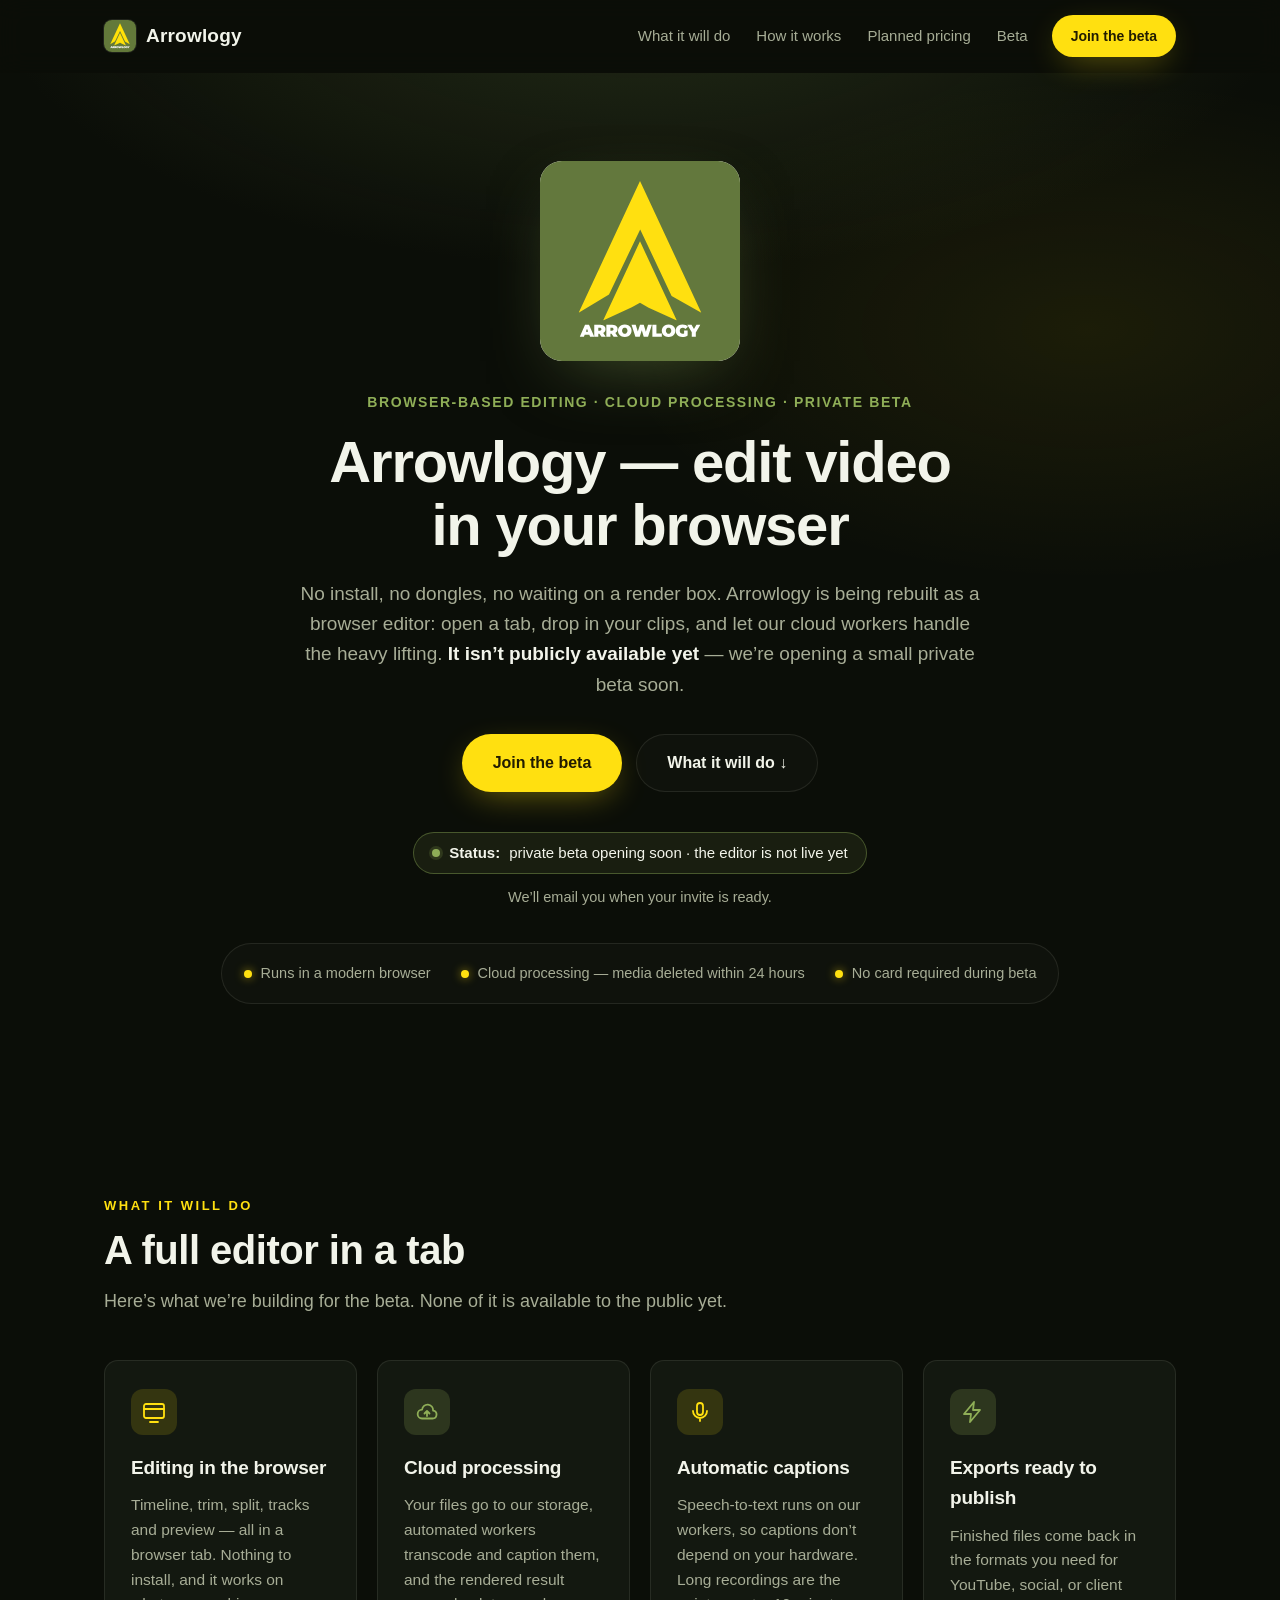
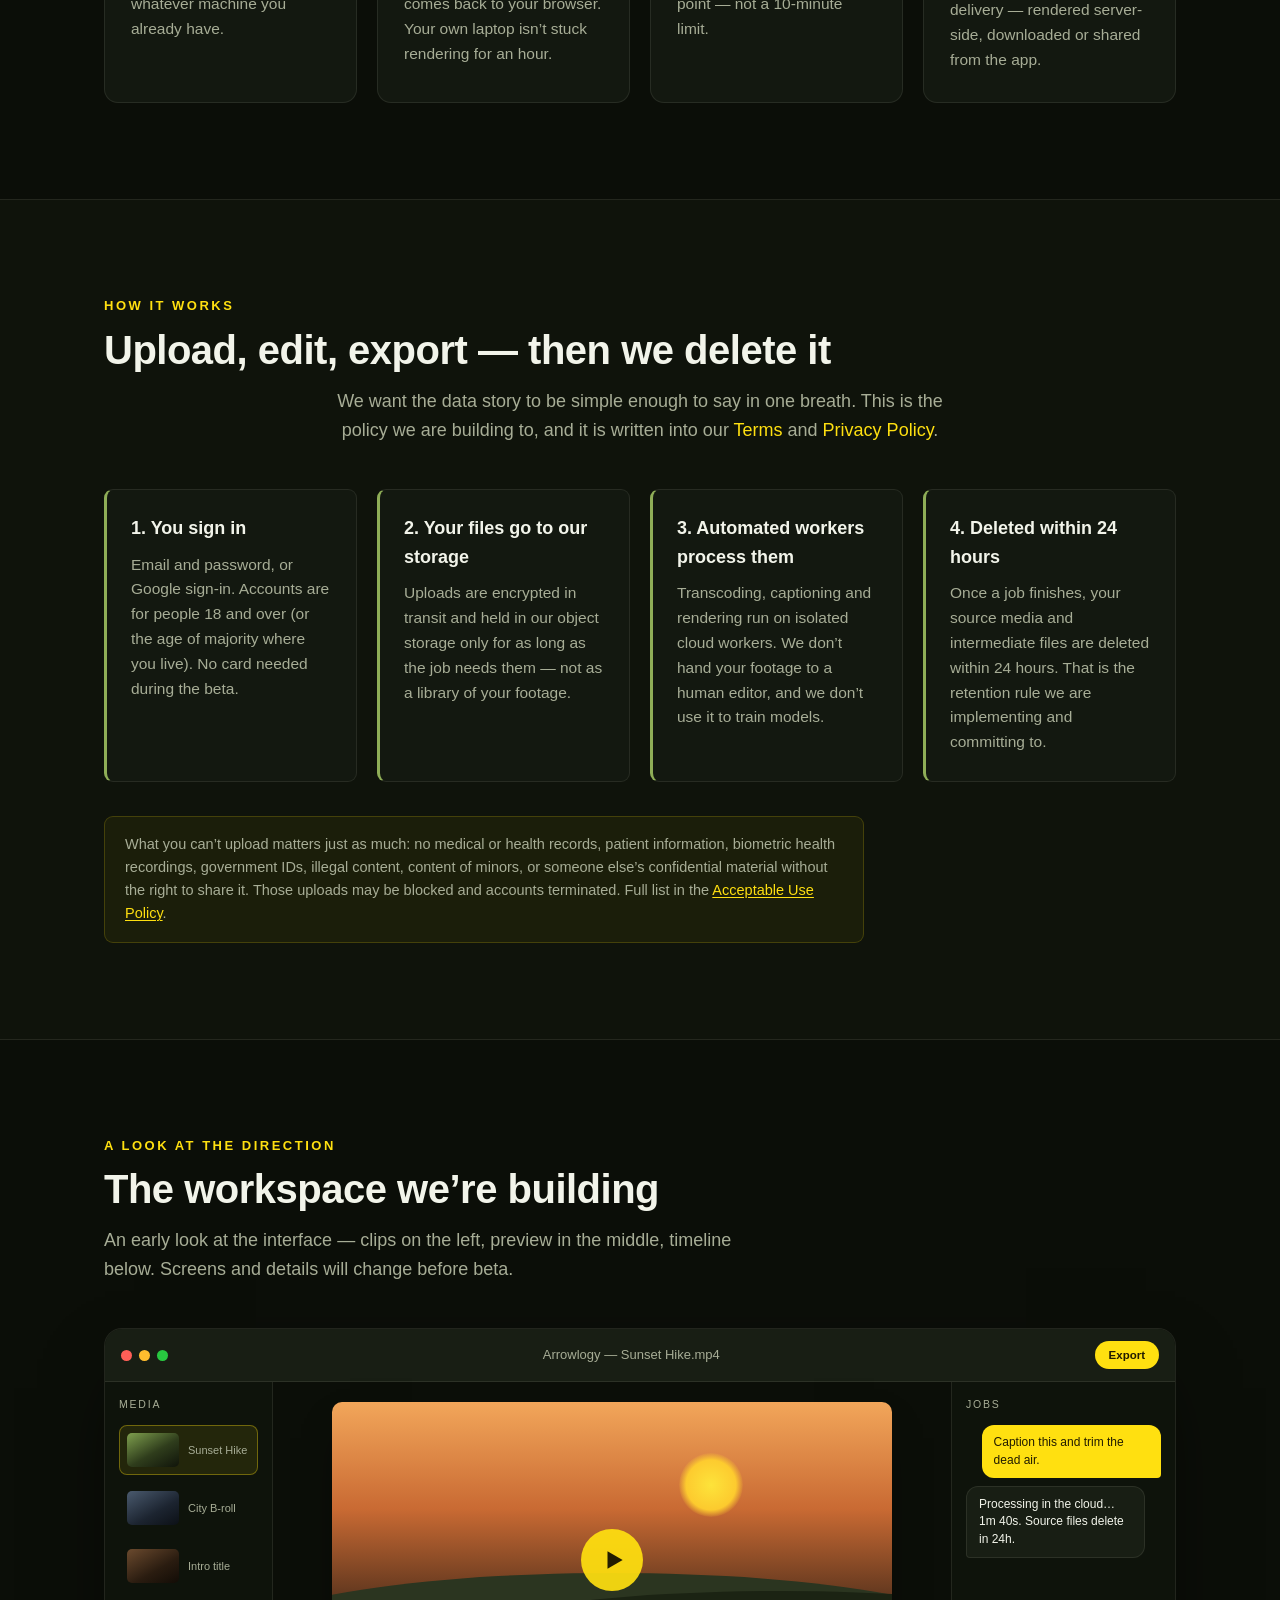
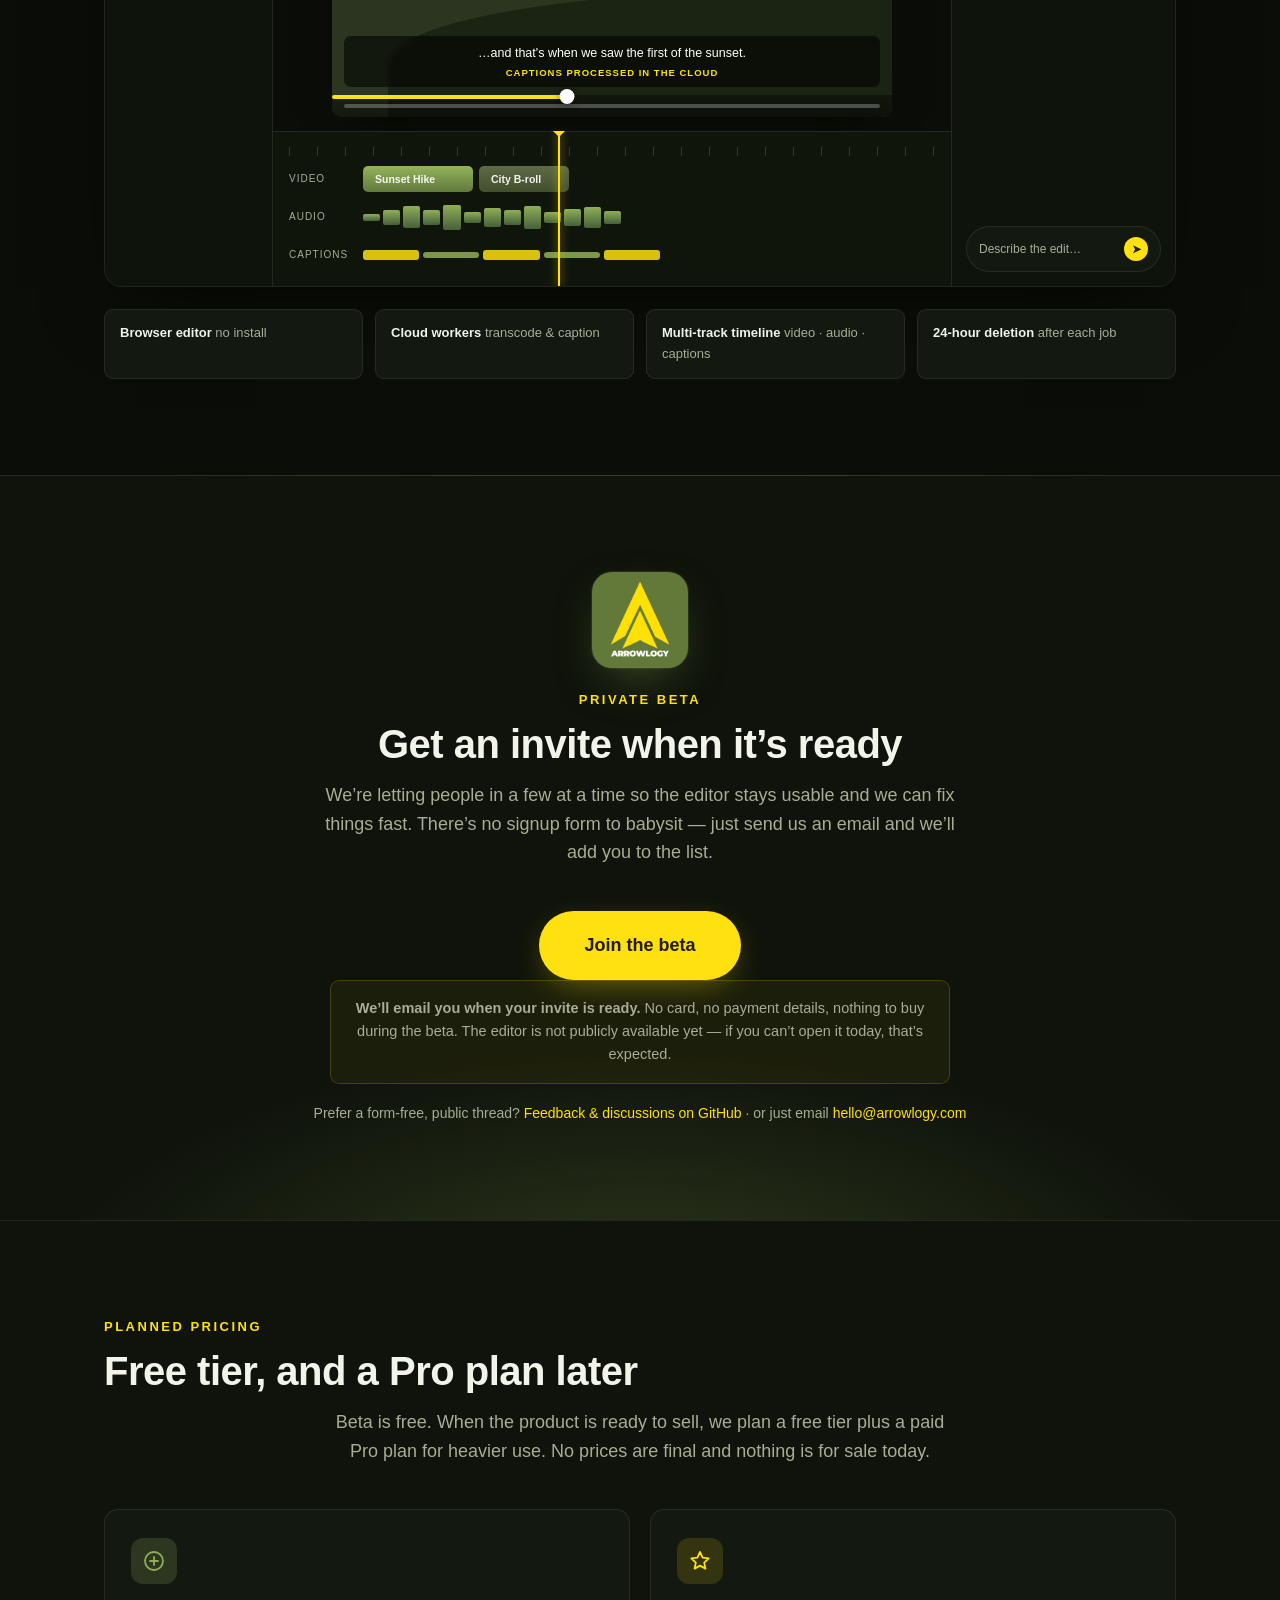
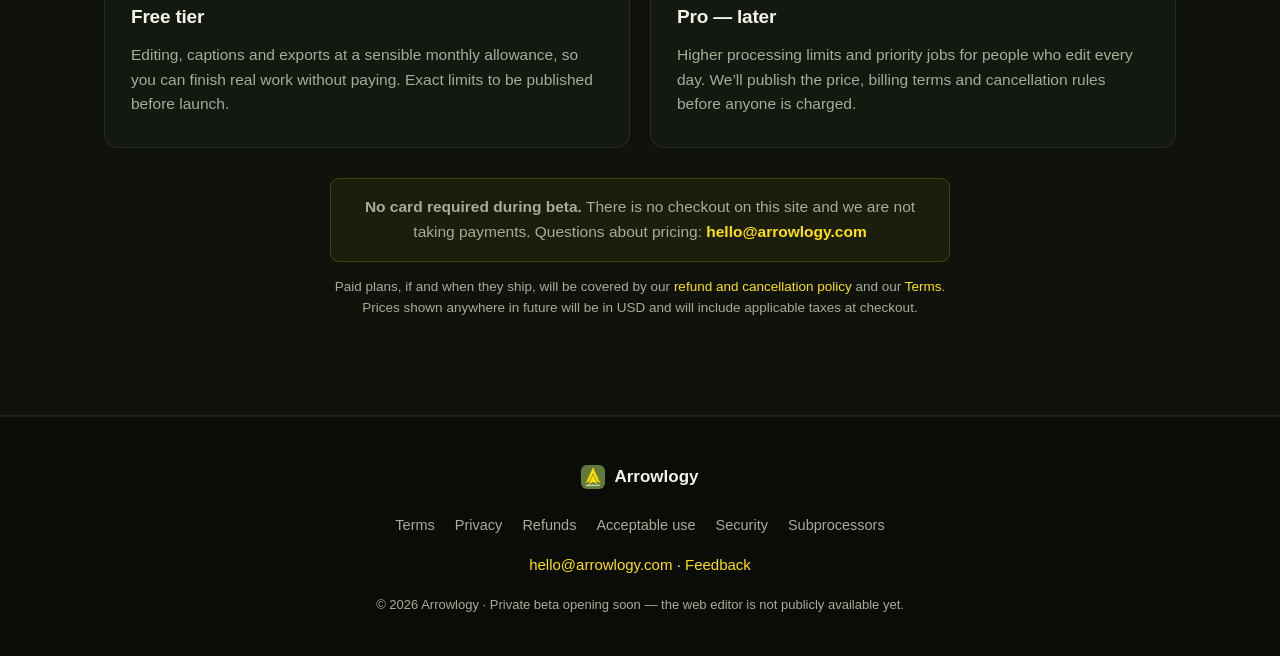
<file: index.html>
<!DOCTYPE html>
<html lang="en">
<head>
  <meta charset="UTF-8" />
  <meta name="viewport" content="width=device-width, initial-scale=1.0" />
  <title>Arrowlogy — edit video in your browser</title>

  <!-- SEO -->
  <meta name="description" content="Arrowlogy is a browser-based video editor with cloud processing. Now in private beta — the editor is not publicly available yet. Join the beta list and we'll email you when your invite is ready." />
  <meta name="theme-color" content="#0b0e08" />
  <link rel="canonical" href="https://arrowlogy.com/" />

  <!-- Open Graph / social sharing -->
  <meta property="og:type" content="website" />
  <meta property="og:site_name" content="Arrowlogy" />
  <meta property="og:title" content="Arrowlogy — edit video in your browser" />
  <meta property="og:description" content="A browser-based video editor with cloud processing. Private beta opening soon — join the list and we'll email you when your invite is ready." />
  <meta property="og:url" content="https://arrowlogy.com/" />
  <meta property="og:image" content="https://arrowlogy.com/assets/img/og-arrowlogy.png" />
  <meta property="og:image:width" content="1200" />
  <meta property="og:image:height" content="630" />
  <meta property="og:image:alt" content="Arrowlogy — edit video in your browser" />
  <meta property="og:locale" content="en_US" />
  <meta name="twitter:card" content="summary_large_image" />
  <meta name="twitter:title" content="Arrowlogy — edit video in your browser" />
  <meta name="twitter:description" content="A browser-based video editor with cloud processing. Private beta opening soon — join the list and we'll email you when your invite is ready." />
  <meta name="twitter:image" content="https://arrowlogy.com/assets/img/og-arrowlogy.png" />

  <!-- Favicon (repo PNG) -->
  <link rel="icon" type="image/png" href="assets/img/arrowlogy-icon.png" />
  <link rel="apple-touch-icon" href="assets/img/arrowlogy-icon.png" />

  <link rel="stylesheet" href="assets/css/styles.css" />
  <link rel="preload" as="image" href="assets/img/arrowlogy-logo.svg" type="image/svg+xml" fetchpriority="high" />

  <!-- Cloudflare Web Analytics (free) — beacon, manual install, token from dash -->
  <link rel="preconnect" href="https://static.cloudflareinsights.com" crossorigin />
  <script type="module" src="https://static.cloudflareinsights.com/beacon.min.js" data-cf-beacon='{"token": "843e77d839b942218e515de3cd7a00a7"}'></script>
</head>
<body>

  <a class="skip-link" href="#main">Skip to content</a>

  <!-- ============ HEADER ============ -->
  <header class="site-header" id="site-header">
    <nav class="nav container" aria-label="Main navigation">
      <a class="brand" href="#top">
        <img class="brand-icon" src="assets/img/arrowlogy-icon.png" alt="Arrowlogy logo" width="32" height="32" />
        <span class="brand-name">Arrowlogy</span>
      </a>

      <ul class="nav-links" id="nav-links">
        <li><a href="#features">What it will do</a></li>
        <li><a href="#how">How it works</a></li>
        <li><a href="#pricing">Planned pricing</a></li>
        <li><a href="#beta">Beta</a></li>
        <li class="nav-cta-mobile"><!--email_off--><a class="btn btn-primary btn-sm" href="mailto:hello@arrowlogy.com?subject=Arrowlogy%20beta">Join the beta</a><!--/email_off--></li>
      </ul>

      <!--email_off--><a class="btn btn-primary btn-sm nav-cta" href="mailto:hello@arrowlogy.com?subject=Arrowlogy%20beta">Join the beta</a><!--/email_off-->

      <button class="nav-toggle" id="nav-toggle" aria-expanded="false" aria-controls="nav-links" aria-label="Open menu">
        <span class="bar"></span><span class="bar"></span><span class="bar"></span>
      </button>
    </nav>
  </header>

  <main id="main">

    <!-- ============ HERO ============ -->
    <section class="hero" id="top">
      <div class="container hero-inner">
        <img class="hero-logo" src="assets/img/arrowlogy-logo.svg" alt="Arrowlogy logo" width="220" height="220" />

        <p class="hero-kicker">Browser-based editing &middot; cloud processing &middot; private beta</p>

        <h1 class="hero-title">Arrowlogy — edit video<br />in your browser</h1>

        <p class="hero-sub">
          No install, no dongles, no waiting on a render box. Arrowlogy is being rebuilt as a
          browser editor: open a tab, drop in your clips, and let our cloud workers handle the
          heavy lifting. <strong>It isn&rsquo;t publicly available yet</strong> — we&rsquo;re opening a
          small private beta soon.
        </p>

        <div class="hero-actions">
          <!--email_off--><a class="btn btn-primary btn-lg" href="mailto:hello@arrowlogy.com?subject=Arrowlogy%20beta">Join the beta</a><!--/email_off-->
          <a class="btn btn-ghost btn-lg" href="#features">What it will do &darr;</a>
        </div>

        <p class="hero-beta-note">
          <span class="status-dot" aria-hidden="true"></span>
          <strong>Status:</strong> private beta opening soon &middot; the editor is not live yet
        </p>

        <p class="hero-mail-note">We&rsquo;ll email you when your invite is ready.</p>

        <ul class="hero-facts">
          <li><span class="fact-dot"></span>Runs in a modern browser</li>
          <li><span class="fact-dot"></span>Cloud processing &mdash; media deleted within 24 hours</li>
          <li><span class="fact-dot"></span>No card required during beta</li>
        </ul>
      </div>
    </section>

    <!-- ============ WHAT IT WILL DO ============ -->
    <section class="section" id="features">
      <div class="container">
        <p class="section-eyebrow">What it will do</p>
        <h2 class="section-title">A full editor in a tab</h2>
        <p class="section-lead">Here&rsquo;s what we&rsquo;re building for the beta. None of it is available to the public yet.</p>

        <div class="cards reveal">
          <article class="card">
            <div class="card-icon card-icon-yellow" aria-hidden="true">
              <svg viewBox="0 0 24 24" fill="none" stroke="currentColor" stroke-width="1.8" stroke-linecap="round" stroke-linejoin="round"><rect x="2" y="4" width="20" height="14" rx="2"/><path d="M2 9h20M8 22h8"/></svg>
            </div>
            <h3>Editing in the browser</h3>
            <p>Timeline, trim, split, tracks and preview &mdash; all in a browser tab. Nothing to install, and it works on whatever machine you already have.</p>
          </article>

          <article class="card">
            <div class="card-icon card-icon-green" aria-hidden="true">
              <svg viewBox="0 0 24 24" fill="none" stroke="currentColor" stroke-width="1.8" stroke-linecap="round" stroke-linejoin="round"><path d="M17.5 18.5a4 4 0 0 0 .6-7.96A5.5 5.5 0 0 0 7.1 9.7 3.9 3.9 0 0 0 7 18.5h10.5z"/><path d="M12 11v5M9.5 13.5 12 11l2.5 2.5"/></svg>
            </div>
            <h3>Cloud processing</h3>
            <p>Your files go to our storage, automated workers transcode and caption them, and the rendered result comes back to your browser. Your own laptop isn&rsquo;t stuck rendering for an hour.</p>
          </article>

          <article class="card">
            <div class="card-icon card-icon-yellow" aria-hidden="true">
              <svg viewBox="0 0 24 24" fill="none" stroke="currentColor" stroke-width="1.8" stroke-linecap="round" stroke-linejoin="round"><path d="M12 3a3 3 0 0 0-3 3v6a3 3 0 0 0 6 0V6a3 3 0 0 0-3-3z"/><path d="M5 11a7 7 0 0 0 14 0M12 18v3"/></svg>
            </div>
            <h3>Automatic captions</h3>
            <p>Speech-to-text runs on our workers, so captions don&rsquo;t depend on your hardware. Long recordings are the point &mdash; not a 10-minute limit.</p>
          </article>

          <article class="card">
            <div class="card-icon card-icon-green" aria-hidden="true">
              <svg viewBox="0 0 24 24" fill="none" stroke="currentColor" stroke-width="1.8" stroke-linecap="round" stroke-linejoin="round"><path d="M13 2L3 14h7l-1 8 10-12h-7l1-8z"/></svg>
            </div>
            <h3>Exports ready to publish</h3>
            <p>Finished files come back in the formats you need for YouTube, social, or client delivery &mdash; rendered server-side, downloaded or shared from the app.</p>
          </article>
        </div>
      </div>
    </section>

    <!-- ============ HOW IT WORKS ============ -->
    <section class="section section-alt" id="how">
      <div class="container">
        <p class="section-eyebrow">How it works</p>
        <h2 class="section-title">Upload, edit, export &mdash; then we delete it</h2>
        <p class="section-lead">
          We want the data story to be simple enough to say in one breath. This is the policy we
          are building to, and it is written into our <a href="/terms">Terms</a> and
          <a href="/privacy">Privacy Policy</a>.
        </p>

        <div class="why-grid reveal">
          <div class="why-item">
            <h3>1. You sign in</h3>
            <p>Email and password, or Google sign-in. Accounts are for people 18 and over (or the age of majority where you live). No card needed during the beta.</p>
          </div>
          <div class="why-item">
            <h3>2. Your files go to our storage</h3>
            <p>Uploads are encrypted in transit and held in our object storage only for as long as the job needs them &mdash; not as a library of your footage.</p>
          </div>
          <div class="why-item">
            <h3>3. Automated workers process them</h3>
            <p>Transcoding, captioning and rendering run on isolated cloud workers. We don&rsquo;t hand your footage to a human editor, and we don&rsquo;t use it to train models.</p>
          </div>
          <div class="why-item">
            <h3>4. Deleted within 24 hours</h3>
            <p>Once a job finishes, your source media and intermediate files are deleted within 24 hours. That is the retention rule we are implementing and committing to.</p>
          </div>
        </div>

        <p class="section-fineprint">
          What you can&rsquo;t upload matters just as much: no medical or health records, patient
          information, biometric health recordings, government IDs, illegal content, content of
          minors, or someone else&rsquo;s confidential material without the right to share it. Those
          uploads may be blocked and accounts terminated. Full list in the
          <a href="/acceptable-use">Acceptable Use Policy</a>.
        </p>
      </div>
    </section>

    <!-- ============ PRODUCT PREVIEW ============ -->
    <section class="section" id="preview">
      <div class="container">
        <p class="section-eyebrow">A look at the direction</p>
        <h2 class="section-title">The workspace we&rsquo;re building</h2>
        <p class="section-lead">An early look at the interface &mdash; clips on the left, preview in the middle, timeline below. Screens and details will change before beta.</p>

        <div class="preview-wrap reveal">

          <!-- CSS mock of the Arrowlogy editor -->
          <div class="app-frame">
            <div class="app-titlebar">
              <span class="dots"><i></i><i></i><i></i></span>
              <span class="app-title">Arrowlogy &mdash; Sunset Hike.mp4</span>
              <span class="app-export-chip">Export</span>
            </div>

            <div class="app-body">
              <!-- Media bin -->
              <aside class="app-media" aria-hidden="true">
                <p class="panel-label">Media</p>
                <div class="thumb thumb-selected">
                  <span class="thumb-visual vis-a"></span>
                  <span class="thumb-name">Sunset Hike</span>
                </div>
                <div class="thumb">
                  <span class="thumb-visual vis-b"></span>
                  <span class="thumb-name">City B-roll</span>
                </div>
                <div class="thumb">
                  <span class="thumb-visual vis-c"></span>
                  <span class="thumb-name">Intro title</span>
                </div>
              </aside>

              <!-- Stage: preview + timeline -->
              <div class="app-stage">
                <div class="preview" aria-hidden="true">
                  <div class="preview-scene">
                    <div class="sun"></div>
                    <div class="mountain m1"></div>
                    <div class="mountain m2"></div>
                    <button class="play-btn" tabindex="-1"><svg viewBox="0 0 24 24" fill="currentColor"><path d="M6 4l14 8-14 8V4z"/></svg></button>
                    <div class="caption-strip">&hellip;and that's when we saw the first of the sunset. <b>Captions processed in the cloud</b></div>
                    <div class="scrubber"><span class="scrub-track"></span><span class="scrub-fill"></span><span class="scrub-knob"></span></div>
                  </div>
                </div>

                <div class="timeline" aria-hidden="true">
                  <div class="tl-ruler">
                    <span></span><span></span><span></span><span></span><span></span><span></span><span></span><span></span><span></span><span></span>
                  </div>
                  <div class="tl-track">
                    <span class="tl-track-label">Video</span>
                    <div class="tl-clips">
                      <span class="clip clip-main">Sunset Hike</span>
                      <span class="clip clip-b">City B-roll</span>
                    </div>
                  </div>
                  <div class="tl-track">
                    <span class="tl-track-label">Audio</span>
                    <div class="tl-wave">
                      <i style="height:30%"></i><i style="height:60%"></i><i style="height:85%"></i><i style="height:55%"></i><i style="height:95%"></i><i style="height:45%"></i><i style="height:75%"></i><i style="height:60%"></i><i style="height:90%"></i><i style="height:40%"></i><i style="height:65%"></i><i style="height:80%"></i><i style="height:50%"></i>
                    </div>
                  </div>
                  <div class="tl-track">
                    <span class="tl-track-label">Captions</span>
                    <div class="tl-caps">
                      <span class="cap"></span><span class="cap"></span><span class="cap"></span><span class="cap"></span><span class="cap"></span>
                    </div>
                  </div>
                  <div class="tl-playhead"></div>
                </div>
              </div>

              <!-- Assistant -->
              <aside class="app-assistant" aria-hidden="true">
                <p class="panel-label">Jobs</p>
                <div class="chat">
                  <p class="bubble user">Caption this and trim the dead air.</p>
                  <p class="bubble ai">Processing in the cloud&hellip; 1m 40s. Source files delete in 24h.</p>
                </div>
                <div class="chat-input">Describe the edit&hellip; <span class="send-btn">&#10148;</span></div>
              </aside>
            </div>
          </div>

          <ul class="callouts" aria-hidden="true">
            <li class="callout c1"><b>Browser editor</b> no install</li>
            <li class="callout c2"><b>Cloud workers</b> transcode &amp; caption</li>
            <li class="callout c3"><b>Multi-track timeline</b> video &middot; audio &middot; captions</li>
            <li class="callout c4"><b>24-hour deletion</b> after each job</li>
          </ul>
        </div>
      </div>
    </section>

    <!-- ============ BETA ============ -->
    <section class="section section-download" id="beta">
      <div class="container download-inner reveal">
        <img class="download-icon" src="assets/img/arrowlogy-icon.png" alt="" width="96" height="96" />
        <p class="section-eyebrow">Private beta</p>
        <h2 class="section-title">Get an invite when it&rsquo;s ready</h2>
        <p class="section-lead">
          We&rsquo;re letting people in a few at a time so the editor stays usable and we can fix
          things fast. There&rsquo;s no signup form to babysit &mdash; just send us an email and
          we&rsquo;ll add you to the list.
        </p>

        <!--email_off--><a class="btn btn-primary btn-xl" href="mailto:hello@arrowlogy.com?subject=Arrowlogy%20beta">Join the beta</a><!--/email_off-->

        <p class="download-note">
          <strong>We&rsquo;ll email you when your invite is ready.</strong> No card, no payment
          details, nothing to buy during the beta. The editor is not publicly available yet &mdash;
          if you can&rsquo;t open it today, that&rsquo;s expected.
        </p>

        <p class="download-more">
          Prefer a form-free, public thread?
          <a href="https://github.com/lazynextai/arrowlogy/discussions" target="_blank" rel="noopener noreferrer">Feedback &amp; discussions on GitHub</a>
          &middot; or just email
          <!--email_off--><a href="mailto:hello@arrowlogy.com">hello@arrowlogy.com</a><!--/email_off-->
        </p>
      </div>
    </section>

    <!-- ============ PLANNED PRICING ============ -->
    <section class="section section-alt" id="pricing">
      <div class="container">
        <p class="section-eyebrow">Planned pricing</p>
        <h2 class="section-title">Free tier, and a Pro plan later</h2>
        <p class="section-lead">
          Beta is free. When the product is ready to sell, we plan a free tier plus a paid Pro
          plan for heavier use. No prices are final and nothing is for sale today.
        </p>

        <div class="cards reveal">
          <article class="card">
            <div class="card-icon card-icon-green" aria-hidden="true">
              <svg viewBox="0 0 24 24" fill="none" stroke="currentColor" stroke-width="1.8" stroke-linecap="round" stroke-linejoin="round"><path d="M12 8v8M8 12h8"/><circle cx="12" cy="12" r="9"/></svg>
            </div>
            <h3>Free tier</h3>
            <p>Editing, captions and exports at a sensible monthly allowance, so you can finish real work without paying. Exact limits to be published before launch.</p>
          </article>

          <article class="card">
            <div class="card-icon card-icon-yellow" aria-hidden="true">
              <svg viewBox="0 0 24 24" fill="none" stroke="currentColor" stroke-width="1.8" stroke-linecap="round" stroke-linejoin="round"><path d="M12 3l2.6 5.6 6.1.8-4.5 4.2 1.2 6-5.4-3-5.4 3 1.2-6L3.3 9.4l6.1-.8L12 3z"/></svg>
            </div>
            <h3>Pro &mdash; later</h3>
            <p>Higher processing limits and priority jobs for people who edit every day. We&rsquo;ll publish the price, billing terms and cancellation rules before anyone is charged.</p>
          </article>
        </div>

        <p class="support-note">
          <strong>No card required during beta.</strong> There is no checkout on this site and we
          are not taking payments. Questions about pricing:
          <!--email_off--><a href="mailto:hello@arrowlogy.com?subject=Arrowlogy%20pricing">hello@arrowlogy.com</a><!--/email_off-->
        </p>

        <p class="support-fineprint">
          Paid plans, if and when they ship, will be covered by our
          <a href="/refunds">refund and cancellation policy</a> and our
          <a href="/terms">Terms</a>. Prices shown anywhere in future will be in USD and will
          include applicable taxes at checkout.
        </p>
      </div>
    </section>

  </main>

  <!-- ============ FOOTER ============ -->
  <footer class="site-footer">
    <div class="container footer-inner">
      <div class="footer-brand">
        <img src="assets/img/arrowlogy-icon.png" alt="" width="24" height="24" />
        <span>Arrowlogy</span>
      </div>

      <nav class="footer-legal" aria-label="Legal">
        <a href="/terms">Terms</a>
        <a href="/privacy">Privacy</a>
        <a href="/refunds">Refunds</a>
        <a href="/acceptable-use">Acceptable use</a>
        <a href="/security">Security</a>
        <a href="/subprocessors">Subprocessors</a>
      </nav>

      <p class="footer-links">
        <!--email_off--><a href="mailto:hello@arrowlogy.com">hello@arrowlogy.com</a><!--/email_off-->
        &middot;
        <a href="https://github.com/lazynextai/arrowlogy/discussions" target="_blank" rel="noopener noreferrer">Feedback</a>
      </p>

      <p class="footer-copy">
        &copy; <span id="year">2026</span> Arrowlogy &middot;
        Private beta opening soon &mdash; the web editor is not publicly available yet.
      </p>
    </div>
  </footer>

  <script src="assets/js/main.js"></script>
</body>
</html>
</file>
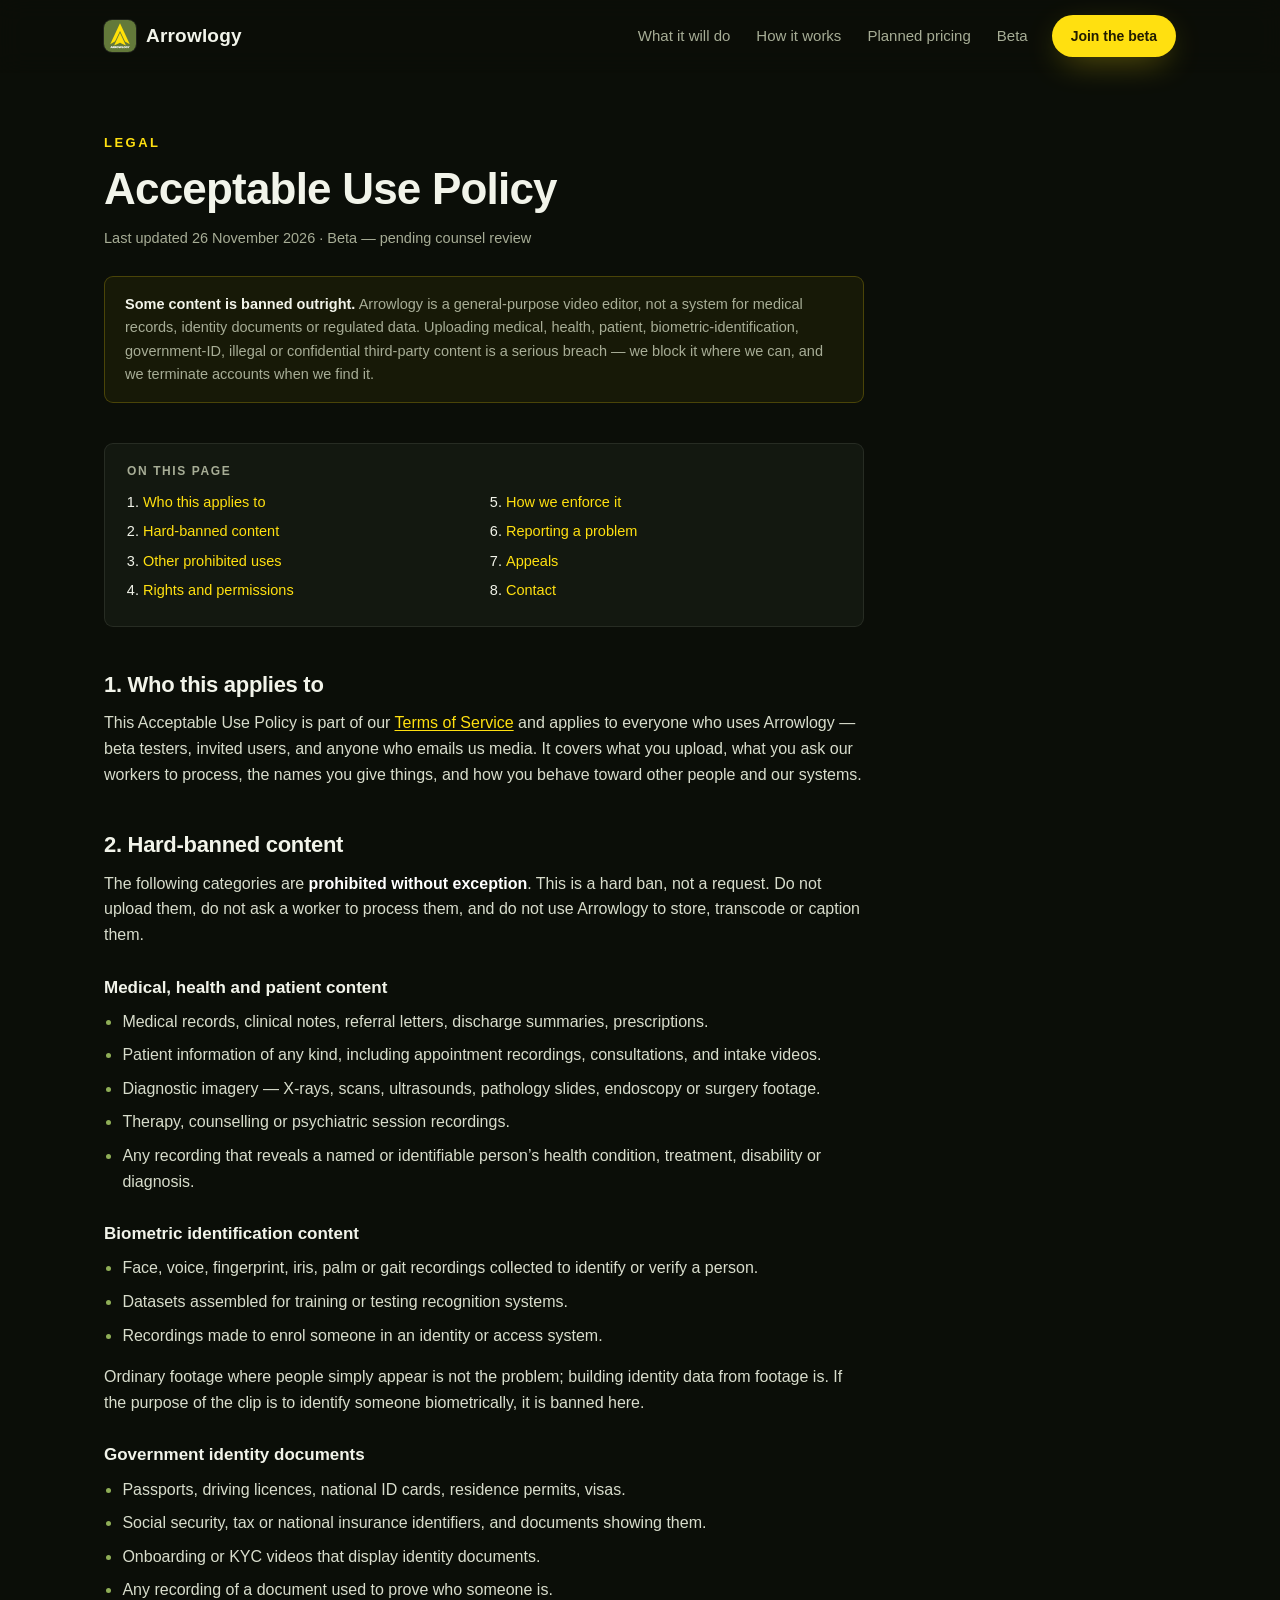
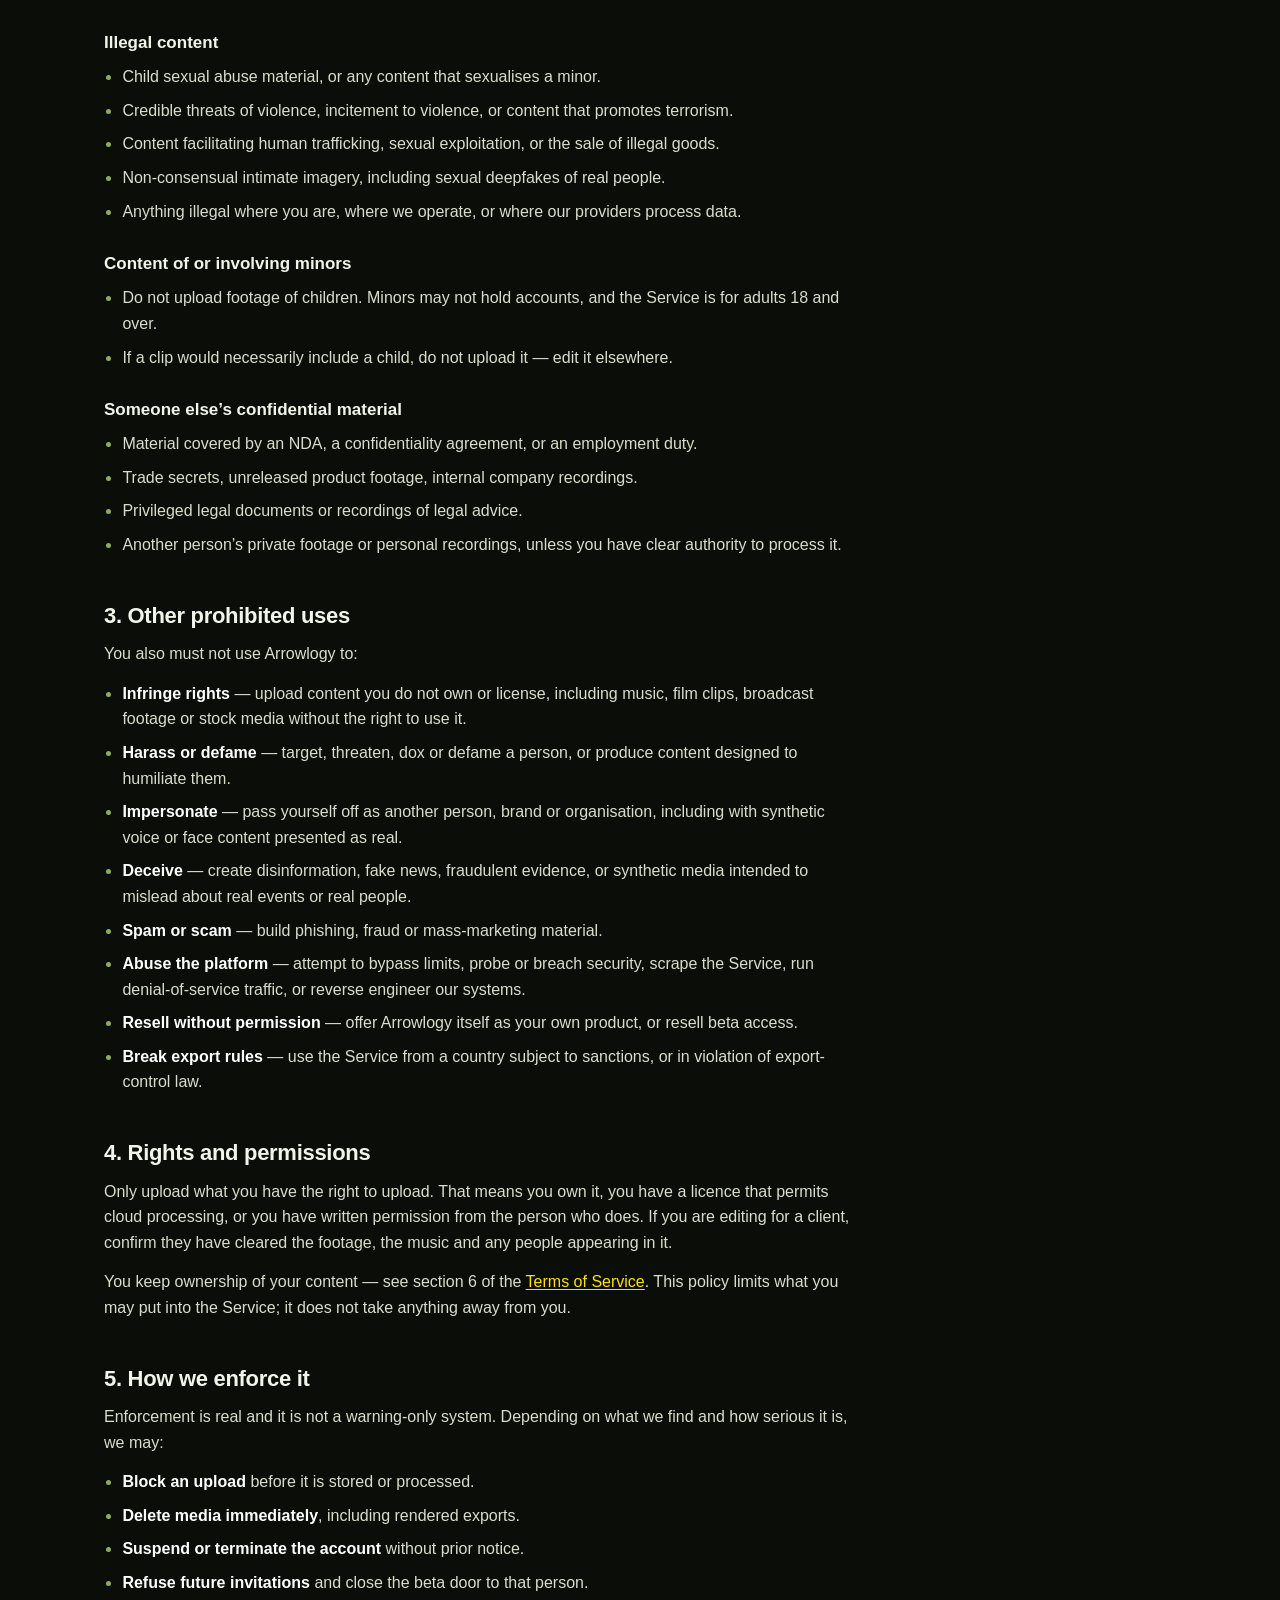
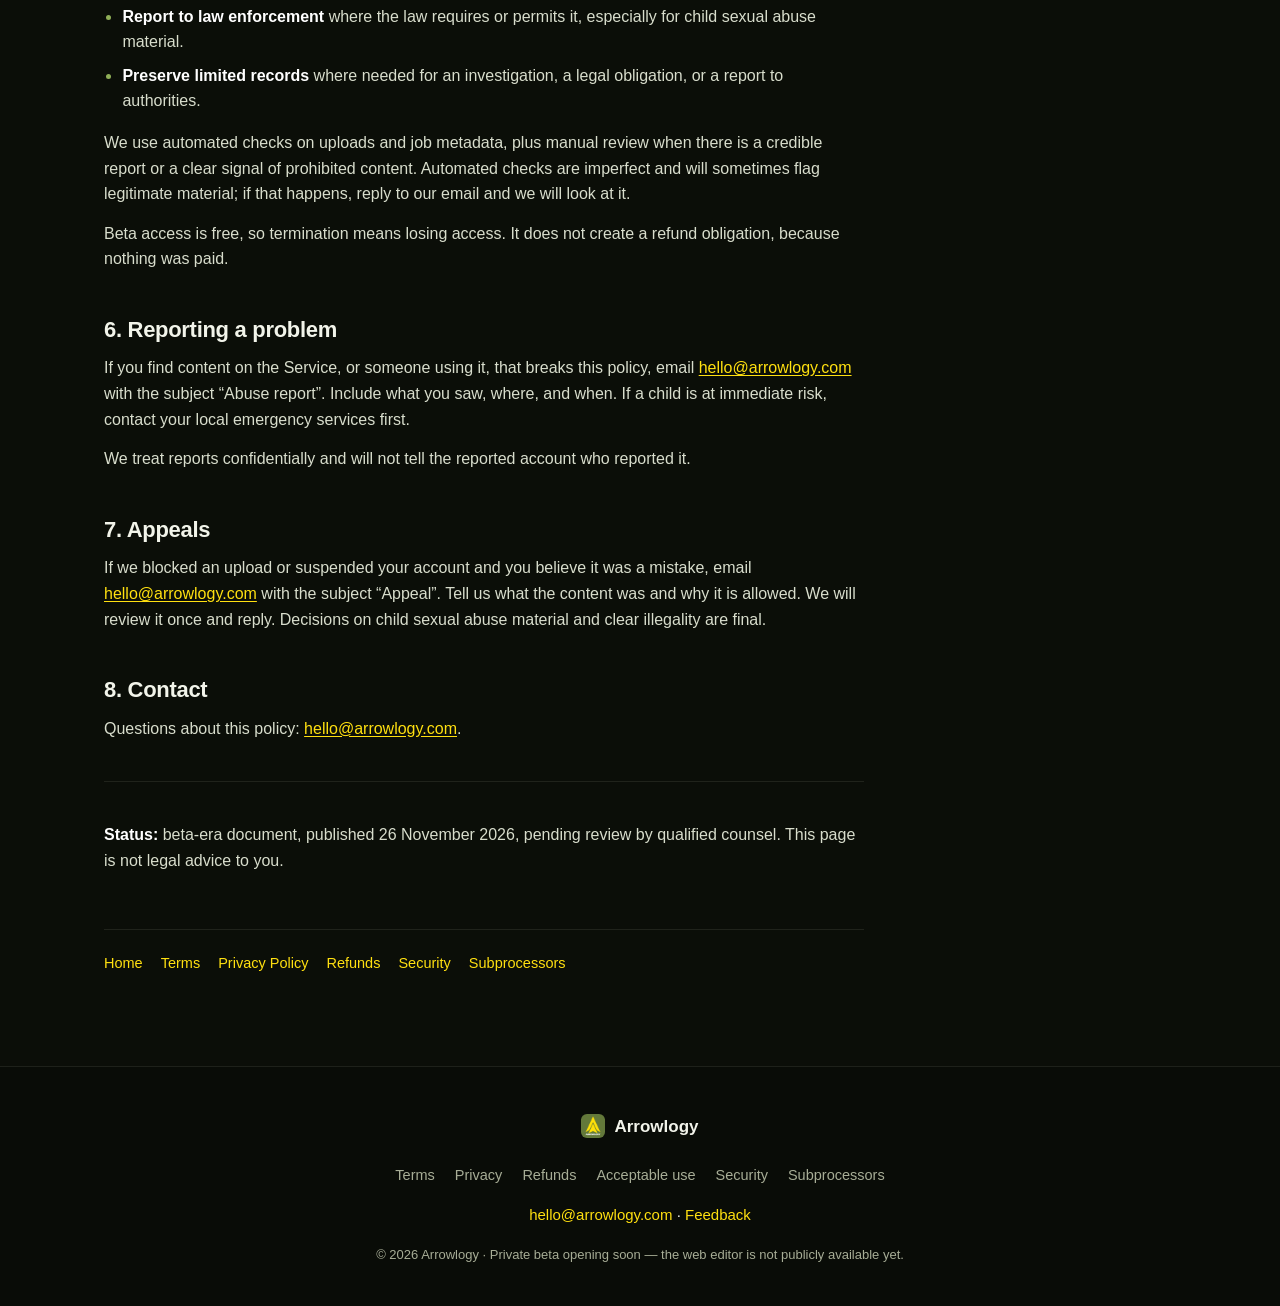
<file: acceptable-use.html>
<!DOCTYPE html>
<html lang="en">
<head>
  <meta charset="UTF-8" />
  <meta name="viewport" content="width=device-width, initial-scale=1.0" />
  <title>Acceptable Use Policy — Arrowlogy</title>

  <meta name="description" content="What you may not upload or do on Arrowlogy: a hard ban on medical, health, patient, biometric and government-ID content, illegal content, minors, and confidential third-party material — with enforcement." />
  <meta name="theme-color" content="#0b0e08" />
  <link rel="canonical" href="https://arrowlogy.com/acceptable-use" />

  <meta property="og:type" content="article" />
  <meta property="og:site_name" content="Arrowlogy" />
  <meta property="og:title" content="Acceptable Use Policy — Arrowlogy" />
  <meta property="og:description" content="A hard ban on medical, health, patient, biometric and government-ID content, illegal content, minors and confidential third-party material — with how we enforce it." />
  <meta property="og:url" content="https://arrowlogy.com/acceptable-use" />
  <meta property="og:image" content="https://arrowlogy.com/assets/img/og-arrowlogy.png" />
  <meta property="og:image:width" content="1200" />
  <meta property="og:image:height" content="630" />
  <meta name="twitter:card" content="summary_large_image" />

  <link rel="icon" type="image/png" href="assets/img/arrowlogy-icon.png" />
  <link rel="apple-touch-icon" href="assets/img/arrowlogy-icon.png" />
  <link rel="stylesheet" href="assets/css/styles.css" />
</head>
<body>

  <a class="skip-link" href="#main">Skip to content</a>

  <header class="site-header" id="site-header">
    <nav class="nav container" aria-label="Main navigation">
      <a class="brand" href="/">
        <img class="brand-icon" src="assets/img/arrowlogy-icon.png" alt="Arrowlogy logo" width="32" height="32" />
        <span class="brand-name">Arrowlogy</span>
      </a>

      <ul class="nav-links" id="nav-links">
        <li><a href="/#features">What it will do</a></li>
        <li><a href="/#how">How it works</a></li>
        <li><a href="/#pricing">Planned pricing</a></li>
        <li><a href="/#beta">Beta</a></li>
        <li class="nav-cta-mobile"><!--email_off--><a class="btn btn-primary btn-sm" href="mailto:hello@arrowlogy.com?subject=Arrowlogy%20beta">Join the beta</a><!--/email_off--></li>
      </ul>

      <!--email_off--><a class="btn btn-primary btn-sm nav-cta" href="mailto:hello@arrowlogy.com?subject=Arrowlogy%20beta">Join the beta</a><!--/email_off-->

      <button class="nav-toggle" id="nav-toggle" aria-expanded="false" aria-controls="nav-links" aria-label="Open menu">
        <span class="bar"></span><span class="bar"></span><span class="bar"></span>
      </button>
    </nav>
  </header>

  <main class="legal-main" id="main">
    <div class="container">

      <div class="legal-head">
        <p class="section-eyebrow">Legal</p>
        <h1>Acceptable Use Policy</h1>
        <p class="legal-meta">Last updated 26 November 2026 &middot; Beta &mdash; pending counsel review</p>
      </div>

      <div class="legal-notice">
        <strong>Some content is banned outright.</strong> Arrowlogy is a general-purpose video editor, not
        a system for medical records, identity documents or regulated data. Uploading medical, health,
        patient, biometric-identification, government-ID, illegal or confidential third-party content is a
        serious breach &mdash; we block it where we can, and we terminate accounts when we find it.
      </div>

      <nav class="legal-toc" aria-label="Contents">
        <p>On this page</p>
        <ol>
          <li><a href="#scope">Who this applies to</a></li>
          <li><a href="#hard-ban">Hard-banned content</a></li>
          <li><a href="#other">Other prohibited uses</a></li>
          <li><a href="#rights">Rights and permissions</a></li>
          <li><a href="#enforcement">How we enforce it</a></li>
          <li><a href="#report">Reporting a problem</a></li>
          <li><a href="#appeals">Appeals</a></li>
          <li><a href="#contact">Contact</a></li>
        </ol>
      </nav>

      <div class="legal-body">

        <h2 id="scope">1. Who this applies to</h2>
        <p>
          This Acceptable Use Policy is part of our <a href="/terms">Terms of Service</a> and applies to
          everyone who uses Arrowlogy &mdash; beta testers, invited users, and anyone who emails us media.
          It covers what you upload, what you ask our workers to process, the names you give things, and how
          you behave toward other people and our systems.
        </p>

        <h2 id="hard-ban">2. Hard-banned content</h2>
        <p>
          The following categories are <strong>prohibited without exception</strong>. This is a hard ban, not
          a request. Do not upload them, do not ask a worker to process them, and do not use Arrowlogy to
          store, transcode or caption them.
        </p>

        <h3>Medical, health and patient content</h3>
        <ul>
          <li>Medical records, clinical notes, referral letters, discharge summaries, prescriptions.</li>
          <li>Patient information of any kind, including appointment recordings, consultations, and intake videos.</li>
          <li>Diagnostic imagery &mdash; X-rays, scans, ultrasounds, pathology slides, endoscopy or surgery footage.</li>
          <li>Therapy, counselling or psychiatric session recordings.</li>
          <li>Any recording that reveals a named or identifiable person&rsquo;s health condition, treatment, disability or diagnosis.</li>
        </ul>

        <h3>Biometric identification content</h3>
        <ul>
          <li>Face, voice, fingerprint, iris, palm or gait recordings collected to identify or verify a person.</li>
          <li>Datasets assembled for training or testing recognition systems.</li>
          <li>Recordings made to enrol someone in an identity or access system.</li>
        </ul>
        <p>
          Ordinary footage where people simply appear is not the problem; building identity data from
          footage is. If the purpose of the clip is to identify someone biometrically, it is banned here.
        </p>

        <h3>Government identity documents</h3>
        <ul>
          <li>Passports, driving licences, national ID cards, residence permits, visas.</li>
          <li>Social security, tax or national insurance identifiers, and documents showing them.</li>
          <li>Onboarding or KYC videos that display identity documents.</li>
          <li>Any recording of a document used to prove who someone is.</li>
        </ul>

        <h3>Illegal content</h3>
        <ul>
          <li>Child sexual abuse material, or any content that sexualises a minor.</li>
          <li>Credible threats of violence, incitement to violence, or content that promotes terrorism.</li>
          <li>Content facilitating human trafficking, sexual exploitation, or the sale of illegal goods.</li>
          <li>Non-consensual intimate imagery, including sexual deepfakes of real people.</li>
          <li>Anything illegal where you are, where we operate, or where our providers process data.</li>
        </ul>

        <h3>Content of or involving minors</h3>
        <ul>
          <li>Do not upload footage of children. Minors may not hold accounts, and the Service is for adults 18 and over.</li>
          <li>If a clip would necessarily include a child, do not upload it &mdash; edit it elsewhere.</li>
        </ul>

        <h3>Someone else&rsquo;s confidential material</h3>
        <ul>
          <li>Material covered by an NDA, a confidentiality agreement, or an employment duty.</li>
          <li>Trade secrets, unreleased product footage, internal company recordings.</li>
          <li>Privileged legal documents or recordings of legal advice.</li>
          <li>Another person&rsquo;s private footage or personal recordings, unless you have clear authority to process it.</li>
        </ul>

        <h2 id="other">3. Other prohibited uses</h2>
        <p>You also must not use Arrowlogy to:</p>
        <ul>
          <li><strong>Infringe rights</strong> &mdash; upload content you do not own or license, including music, film clips, broadcast footage or stock media without the right to use it.</li>
          <li><strong>Harass or defame</strong> &mdash; target, threaten, dox or defame a person, or produce content designed to humiliate them.</li>
          <li><strong>Impersonate</strong> &mdash; pass yourself off as another person, brand or organisation, including with synthetic voice or face content presented as real.</li>
          <li><strong>Deceive</strong> &mdash; create disinformation, fake news, fraudulent evidence, or synthetic media intended to mislead about real events or real people.</li>
          <li><strong>Spam or scam</strong> &mdash; build phishing, fraud or mass-marketing material.</li>
          <li><strong>Abuse the platform</strong> &mdash; attempt to bypass limits, probe or breach security, scrape the Service, run denial-of-service traffic, or reverse engineer our systems.</li>
          <li><strong>Resell without permission</strong> &mdash; offer Arrowlogy itself as your own product, or resell beta access.</li>
          <li><strong>Break export rules</strong> &mdash; use the Service from a country subject to sanctions, or in violation of export-control law.</li>
        </ul>

        <h2 id="rights">4. Rights and permissions</h2>
        <p>
          Only upload what you have the right to upload. That means you own it, you have a licence that
          permits cloud processing, or you have written permission from the person who does. If you are
          editing for a client, confirm they have cleared the footage, the music and any people appearing in
          it.
        </p>
        <p>
          You keep ownership of your content &mdash; see section 6 of the
          <a href="/terms">Terms of Service</a>. This policy limits what you may put into the Service; it does
          not take anything away from you.
        </p>

        <h2 id="enforcement">5. How we enforce it</h2>
        <p>
          Enforcement is real and it is not a warning-only system. Depending on what we find and how serious
          it is, we may:
        </p>
        <ul>
          <li><strong>Block an upload</strong> before it is stored or processed.</li>
          <li><strong>Delete media immediately</strong>, including rendered exports.</li>
          <li><strong>Suspend or terminate the account</strong> without prior notice.</li>
          <li><strong>Refuse future invitations</strong> and close the beta door to that person.</li>
          <li><strong>Report to law enforcement</strong> where the law requires or permits it, especially for child sexual abuse material.</li>
          <li><strong>Preserve limited records</strong> where needed for an investigation, a legal obligation, or a report to authorities.</li>
        </ul>
        <p>
          We use automated checks on uploads and job metadata, plus manual review when there is a credible
          report or a clear signal of prohibited content. Automated checks are imperfect and will sometimes
          flag legitimate material; if that happens, reply to our email and we will look at it.
        </p>
        <p>
          Beta access is free, so termination means losing access. It does not create a refund obligation,
          because nothing was paid.
        </p>

        <h2 id="report">6. Reporting a problem</h2>
        <p>
          If you find content on the Service, or someone using it, that breaks this policy, email
          <!--email_off--><a href="mailto:hello@arrowlogy.com?subject=Arrowlogy%20abuse%20report">hello@arrowlogy.com</a><!--/email_off-->
          with the subject &ldquo;Abuse report&rdquo;. Include what you saw, where, and when. If a child is at
          immediate risk, contact your local emergency services first.
        </p>
        <p>
          We treat reports confidentially and will not tell the reported account who reported it.
        </p>

        <h2 id="appeals">7. Appeals</h2>
        <p>
          If we blocked an upload or suspended your account and you believe it was a mistake, email
          <!--email_off--><a href="mailto:hello@arrowlogy.com?subject=Arrowlogy%20appeal">hello@arrowlogy.com</a><!--/email_off--> with the
          subject &ldquo;Appeal&rdquo;. Tell us what the content was and why it is allowed. We will review it
          once and reply. Decisions on child sexual abuse material and clear illegality are final.
        </p>

        <h2 id="contact">8. Contact</h2>
        <p>
          Questions about this policy:
          <!--email_off--><a href="mailto:hello@arrowlogy.com?subject=Arrowlogy%20acceptable%20use">hello@arrowlogy.com</a><!--/email_off-->.
        </p>

        <hr />
        <p>
          <strong>Status:</strong> beta-era document, published 26 November 2026, pending review by
          qualified counsel. This page is not legal advice to you.
        </p>
      </div>

      <div class="legal-foot-links">
        <a href="/">Home</a>
        <a href="/terms">Terms</a>
        <a href="/privacy">Privacy Policy</a>
        <a href="/refunds">Refunds</a>
        <a href="/security">Security</a>
        <a href="/subprocessors">Subprocessors</a>
      </div>

    </div>
  </main>

  <footer class="site-footer">
    <div class="container footer-inner">
      <div class="footer-brand">
        <img src="assets/img/arrowlogy-icon.png" alt="" width="24" height="24" />
        <span>Arrowlogy</span>
      </div>

      <nav class="footer-legal" aria-label="Legal">
        <a href="/terms">Terms</a>
        <a href="/privacy">Privacy</a>
        <a href="/refunds">Refunds</a>
        <a href="/acceptable-use">Acceptable use</a>
        <a href="/security">Security</a>
        <a href="/subprocessors">Subprocessors</a>
      </nav>

      <p class="footer-links">
        <!--email_off--><a href="mailto:hello@arrowlogy.com">hello@arrowlogy.com</a><!--/email_off-->
        &middot;
        <a href="https://github.com/lazynextai/arrowlogy/discussions" target="_blank" rel="noopener noreferrer">Feedback</a>
      </p>

      <p class="footer-copy">
        &copy; <span id="year">2026</span> Arrowlogy &middot;
        Private beta opening soon &mdash; the web editor is not publicly available yet.
      </p>
    </div>
  </footer>

  <script src="assets/js/main.js"></script>
</body>
</html>
</file>
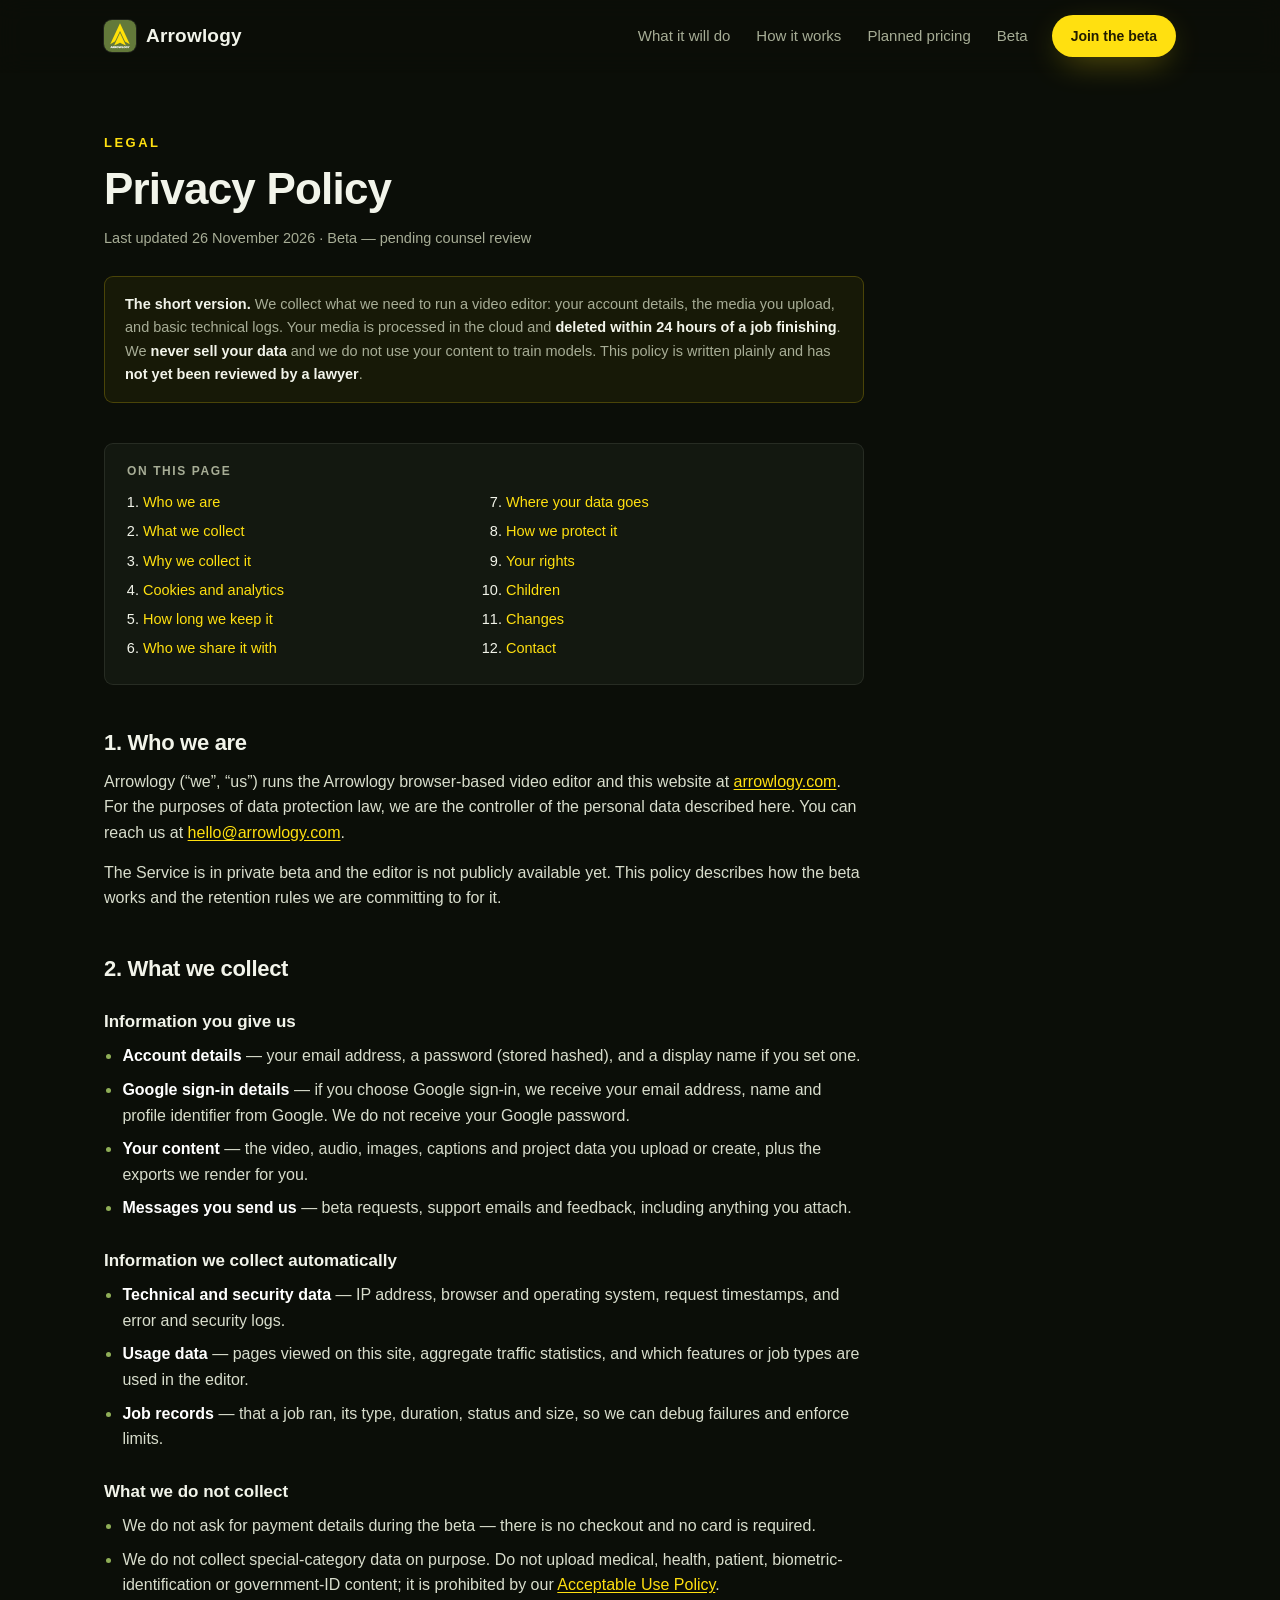
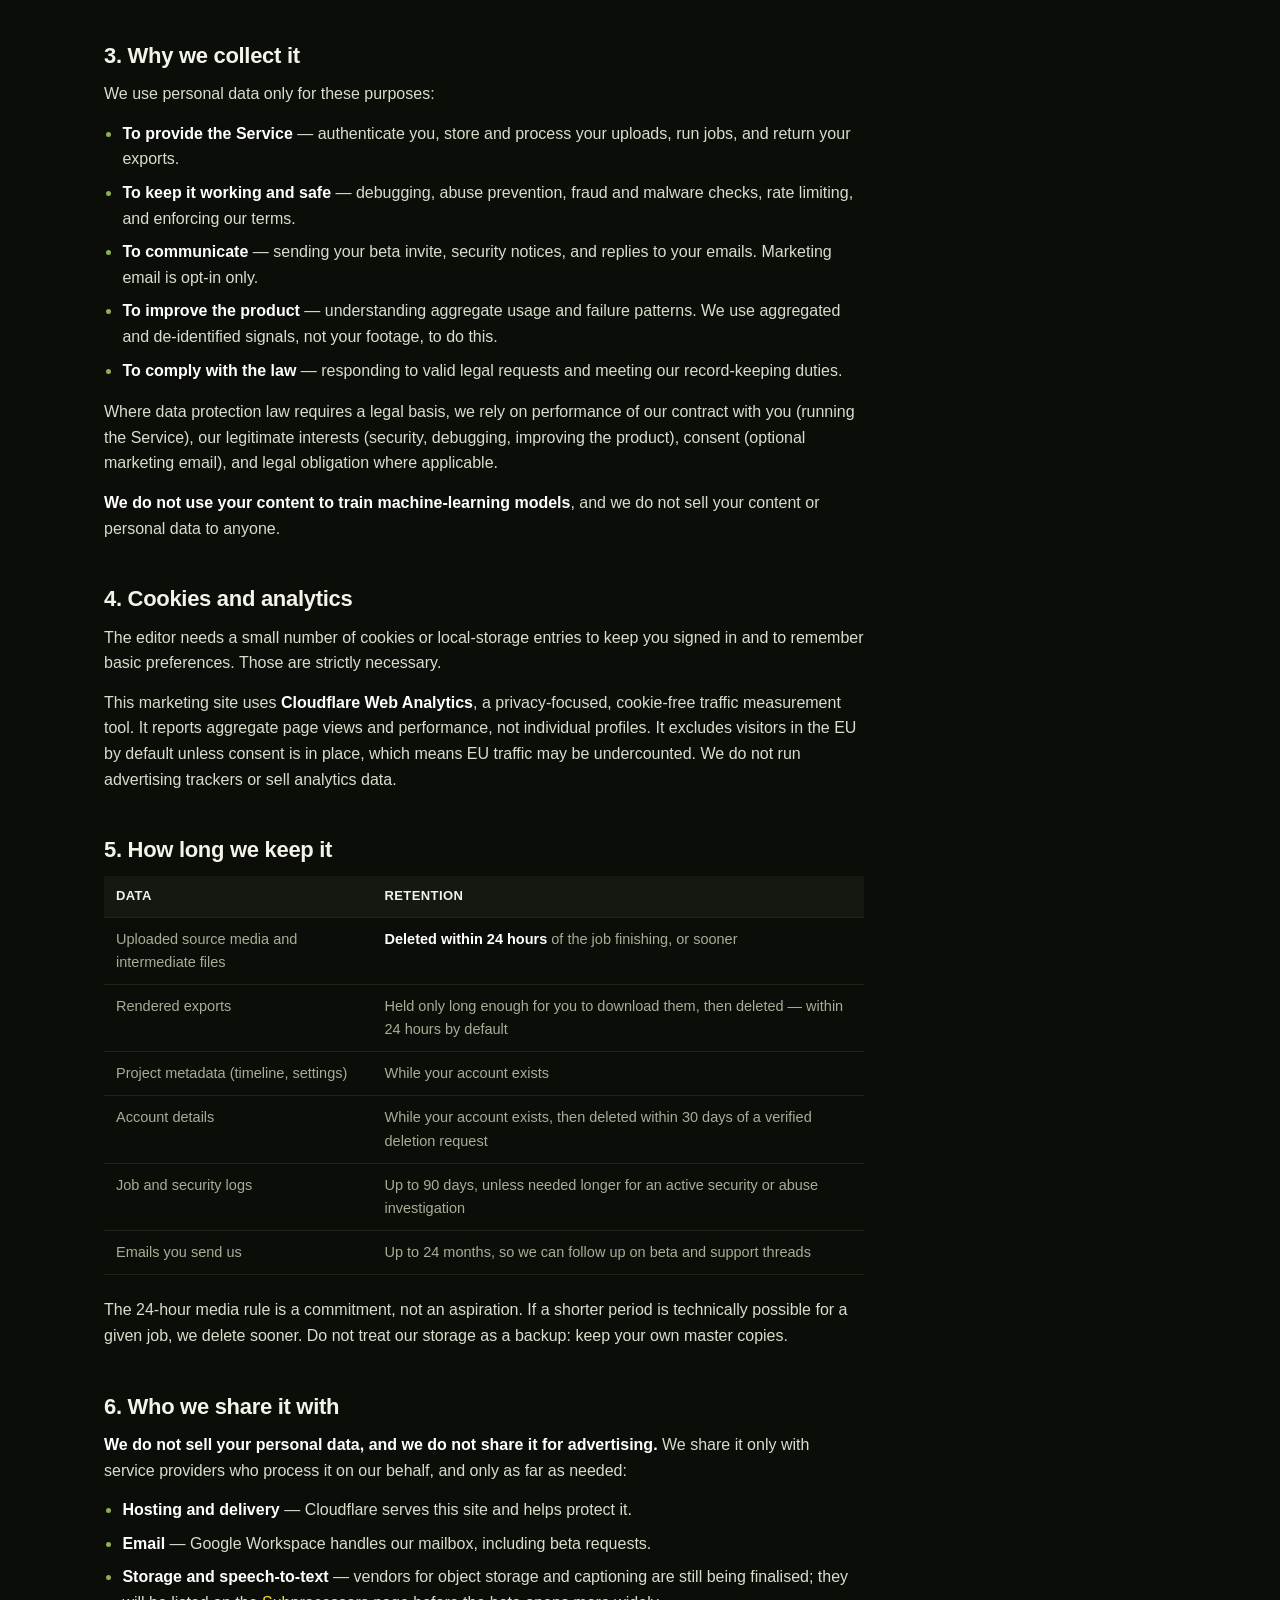
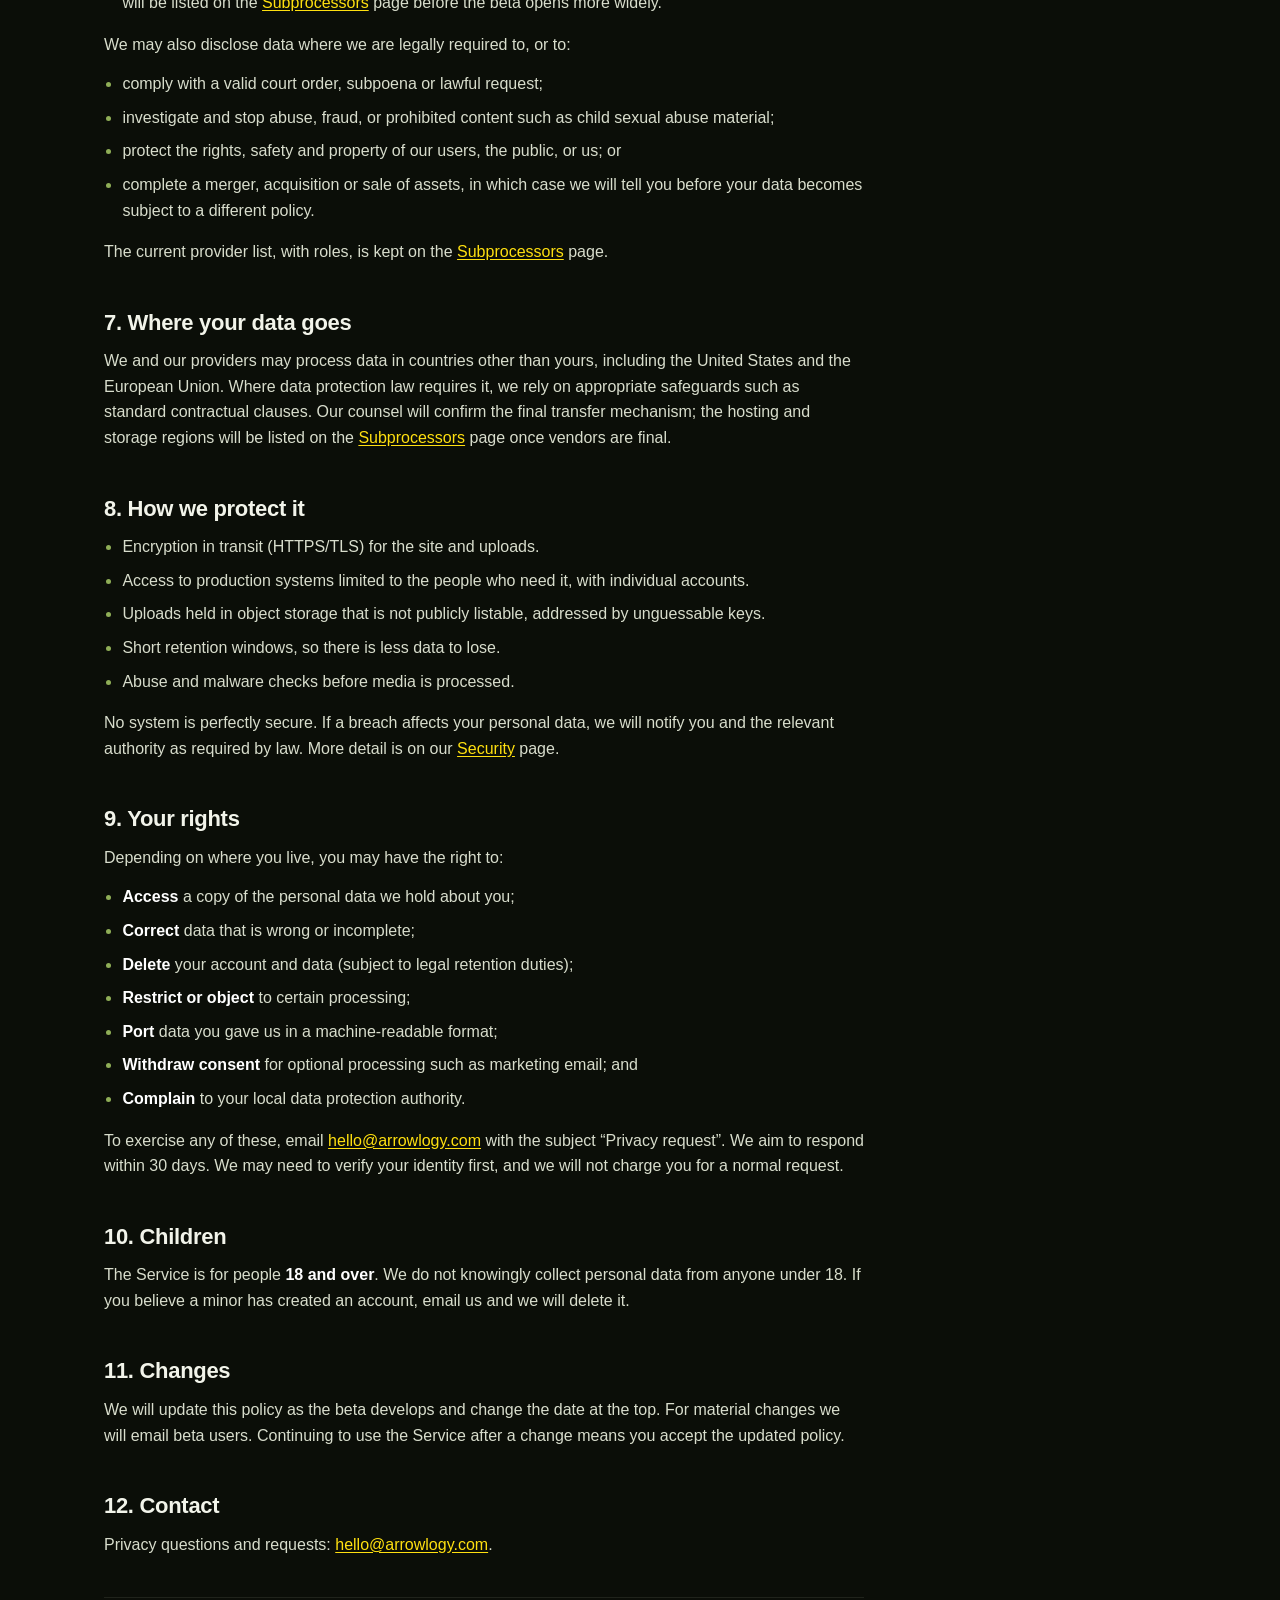
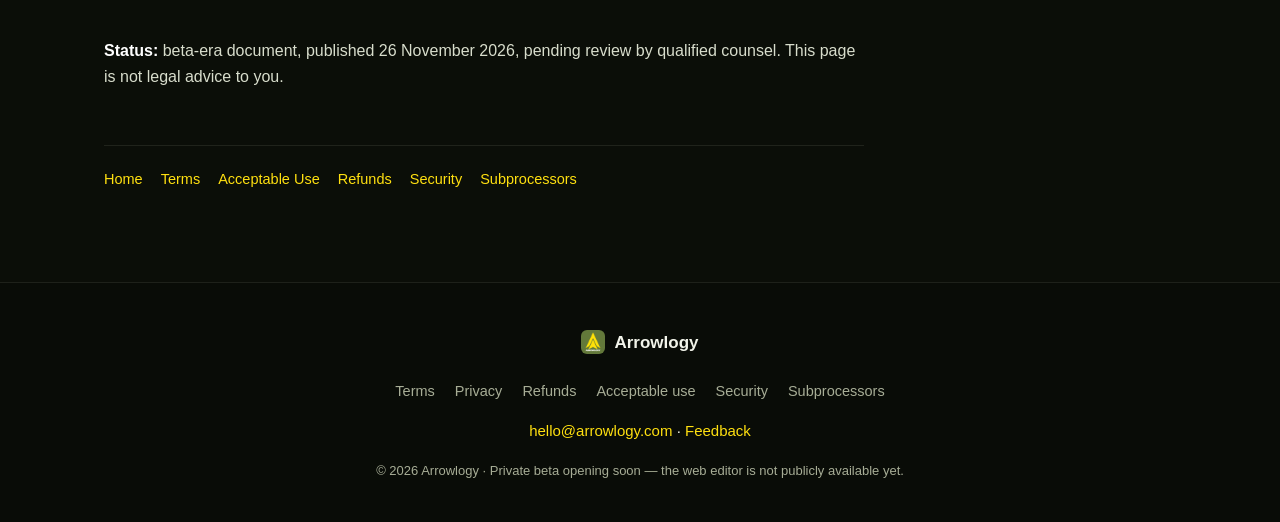
<file: privacy.html>
<!DOCTYPE html>
<html lang="en">
<head>
  <meta charset="UTF-8" />
  <meta name="viewport" content="width=device-width, initial-scale=1.0" />
  <title>Privacy Policy — Arrowlogy</title>

  <meta name="description" content="What Arrowlogy collects, why, how long we keep it (media deleted within 24 hours), your rights, and the fact that we never sell your data." />
  <meta name="theme-color" content="#0b0e08" />
  <link rel="canonical" href="https://arrowlogy.com/privacy" />

  <meta property="og:type" content="article" />
  <meta property="og:site_name" content="Arrowlogy" />
  <meta property="og:title" content="Privacy Policy — Arrowlogy" />
  <meta property="og:description" content="What we collect, why, how long we keep it, your rights, and the fact that we never sell your data." />
  <meta property="og:url" content="https://arrowlogy.com/privacy" />
  <meta property="og:image" content="https://arrowlogy.com/assets/img/og-arrowlogy.png" />
  <meta property="og:image:width" content="1200" />
  <meta property="og:image:height" content="630" />
  <meta name="twitter:card" content="summary_large_image" />

  <link rel="icon" type="image/png" href="assets/img/arrowlogy-icon.png" />
  <link rel="apple-touch-icon" href="assets/img/arrowlogy-icon.png" />
  <link rel="stylesheet" href="assets/css/styles.css" />
</head>
<body>

  <a class="skip-link" href="#main">Skip to content</a>

  <header class="site-header" id="site-header">
    <nav class="nav container" aria-label="Main navigation">
      <a class="brand" href="/">
        <img class="brand-icon" src="assets/img/arrowlogy-icon.png" alt="Arrowlogy logo" width="32" height="32" />
        <span class="brand-name">Arrowlogy</span>
      </a>

      <ul class="nav-links" id="nav-links">
        <li><a href="/#features">What it will do</a></li>
        <li><a href="/#how">How it works</a></li>
        <li><a href="/#pricing">Planned pricing</a></li>
        <li><a href="/#beta">Beta</a></li>
        <li class="nav-cta-mobile"><!--email_off--><a class="btn btn-primary btn-sm" href="mailto:hello@arrowlogy.com?subject=Arrowlogy%20beta">Join the beta</a><!--/email_off--></li>
      </ul>

      <!--email_off--><a class="btn btn-primary btn-sm nav-cta" href="mailto:hello@arrowlogy.com?subject=Arrowlogy%20beta">Join the beta</a><!--/email_off-->

      <button class="nav-toggle" id="nav-toggle" aria-expanded="false" aria-controls="nav-links" aria-label="Open menu">
        <span class="bar"></span><span class="bar"></span><span class="bar"></span>
      </button>
    </nav>
  </header>

  <main class="legal-main" id="main">
    <div class="container">

      <div class="legal-head">
        <p class="section-eyebrow">Legal</p>
        <h1>Privacy Policy</h1>
        <p class="legal-meta">Last updated 26 November 2026 &middot; Beta &mdash; pending counsel review</p>
      </div>

      <div class="legal-notice">
        <strong>The short version.</strong> We collect what we need to run a video editor: your account
        details, the media you upload, and basic technical logs. Your media is processed in the cloud and
        <strong>deleted within 24 hours of a job finishing</strong>. We <strong>never sell your data</strong>
        and we do not use your content to train models. This policy is written plainly and has
        <strong>not yet been reviewed by a lawyer</strong>.
      </div>

      <nav class="legal-toc" aria-label="Contents">
        <p>On this page</p>
        <ol>
          <li><a href="#who">Who we are</a></li>
          <li><a href="#what">What we collect</a></li>
          <li><a href="#why">Why we collect it</a></li>
          <li><a href="#cookies">Cookies and analytics</a></li>
          <li><a href="#retention">How long we keep it</a></li>
          <li><a href="#sharing">Who we share it with</a></li>
          <li><a href="#transfers">Where your data goes</a></li>
          <li><a href="#security">How we protect it</a></li>
          <li><a href="#rights">Your rights</a></li>
          <li><a href="#children">Children</a></li>
          <li><a href="#changes">Changes</a></li>
          <li><a href="#contact">Contact</a></li>
        </ol>
      </nav>

      <div class="legal-body">

        <h2 id="who">1. Who we are</h2>
        <p>
          Arrowlogy (&ldquo;we&rdquo;, &ldquo;us&rdquo;) runs the Arrowlogy browser-based video editor and
          this website at <a href="https://arrowlogy.com">arrowlogy.com</a>. For the purposes of data
          protection law, we are the controller of the personal data described here. You can reach us at
          <!--email_off--><a href="mailto:hello@arrowlogy.com?subject=Arrowlogy%20privacy">hello@arrowlogy.com</a><!--/email_off-->.
        </p>
        <p>
          The Service is in private beta and the editor is not publicly available yet. This policy describes
          how the beta works and the retention rules we are committing to for it.
        </p>

        <h2 id="what">2. What we collect</h2>
        <h3>Information you give us</h3>
        <ul>
          <li><strong>Account details</strong> &mdash; your email address, a password (stored hashed), and a display name if you set one.</li>
          <li><strong>Google sign-in details</strong> &mdash; if you choose Google sign-in, we receive your email address, name and profile identifier from Google. We do not receive your Google password.</li>
          <li><strong>Your content</strong> &mdash; the video, audio, images, captions and project data you upload or create, plus the exports we render for you.</li>
          <li><strong>Messages you send us</strong> &mdash; beta requests, support emails and feedback, including anything you attach.</li>
        </ul>

        <h3>Information we collect automatically</h3>
        <ul>
          <li><strong>Technical and security data</strong> &mdash; IP address, browser and operating system, request timestamps, and error and security logs.</li>
          <li><strong>Usage data</strong> &mdash; pages viewed on this site, aggregate traffic statistics, and which features or job types are used in the editor.</li>
          <li><strong>Job records</strong> &mdash; that a job ran, its type, duration, status and size, so we can debug failures and enforce limits.</li>
        </ul>

        <h3>What we do not collect</h3>
        <ul>
          <li>We do not ask for payment details during the beta &mdash; there is no checkout and no card is required.</li>
          <li>We do not collect special-category data on purpose. Do not upload medical, health, patient, biometric-identification or government-ID content; it is prohibited by our <a href="/acceptable-use">Acceptable Use Policy</a>.</li>
        </ul>

        <h2 id="why">3. Why we collect it</h2>
        <p>We use personal data only for these purposes:</p>
        <ul>
          <li><strong>To provide the Service</strong> &mdash; authenticate you, store and process your uploads, run jobs, and return your exports.</li>
          <li><strong>To keep it working and safe</strong> &mdash; debugging, abuse prevention, fraud and malware checks, rate limiting, and enforcing our terms.</li>
          <li><strong>To communicate</strong> &mdash; sending your beta invite, security notices, and replies to your emails. Marketing email is opt-in only.</li>
          <li><strong>To improve the product</strong> &mdash; understanding aggregate usage and failure patterns. We use aggregated and de-identified signals, not your footage, to do this.</li>
          <li><strong>To comply with the law</strong> &mdash; responding to valid legal requests and meeting our record-keeping duties.</li>
        </ul>
        <p>
          Where data protection law requires a legal basis, we rely on performance of our contract with you
          (running the Service), our legitimate interests (security, debugging, improving the product),
          consent (optional marketing email), and legal obligation where applicable.
        </p>
        <p>
          <strong>We do not use your content to train machine-learning models</strong>, and we do not sell
          your content or personal data to anyone.
        </p>

        <h2 id="cookies">4. Cookies and analytics</h2>
        <p>
          The editor needs a small number of cookies or local-storage entries to keep you signed in and to
          remember basic preferences. Those are strictly necessary.
        </p>
        <p>
          This marketing site uses <strong>Cloudflare Web Analytics</strong>, a privacy-focused,
          cookie-free traffic measurement tool. It reports aggregate page views and performance, not
          individual profiles. It excludes visitors in the EU by default unless consent is in place, which
          means EU traffic may be undercounted. We do not run advertising trackers or sell analytics data.
        </p>

        <h2 id="retention">5. How long we keep it</h2>
        <table>
          <thead>
            <tr><th>Data</th><th>Retention</th></tr>
          </thead>
          <tbody>
            <tr>
              <td>Uploaded source media and intermediate files</td>
              <td><strong>Deleted within 24 hours</strong> of the job finishing, or sooner</td>
            </tr>
            <tr>
              <td>Rendered exports</td>
              <td>Held only long enough for you to download them, then deleted &mdash; within 24 hours by default</td>
            </tr>
            <tr>
              <td>Project metadata (timeline, settings)</td>
              <td>While your account exists</td>
            </tr>
            <tr>
              <td>Account details</td>
              <td>While your account exists, then deleted within 30 days of a verified deletion request</td>
            </tr>
            <tr>
              <td>Job and security logs</td>
              <td>Up to 90 days, unless needed longer for an active security or abuse investigation</td>
            </tr>
            <tr>
              <td>Emails you send us</td>
              <td>Up to 24 months, so we can follow up on beta and support threads</td>
            </tr>
          </tbody>
        </table>
        <p>
          The 24-hour media rule is a commitment, not an aspiration. If a shorter period is technically
          possible for a given job, we delete sooner. Do not treat our storage as a backup: keep your own
          master copies.
        </p>

        <h2 id="sharing">6. Who we share it with</h2>
        <p>
          <strong>We do not sell your personal data, and we do not share it for advertising.</strong> We
          share it only with service providers who process it on our behalf, and only as far as needed:
        </p>
        <ul>
          <li><strong>Hosting and delivery</strong> &mdash; Cloudflare serves this site and helps protect it.</li>
          <li><strong>Email</strong> &mdash; Google Workspace handles our mailbox, including beta requests.</li>
          <li><strong>Storage and speech-to-text</strong> &mdash; vendors for object storage and captioning are still being finalised; they will be listed on the <a href="/subprocessors">Subprocessors</a> page before the beta opens more widely.</li>
        </ul>
        <p>We may also disclose data where we are legally required to, or to:</p>
        <ul>
          <li>comply with a valid court order, subpoena or lawful request;</li>
          <li>investigate and stop abuse, fraud, or prohibited content such as child sexual abuse material;</li>
          <li>protect the rights, safety and property of our users, the public, or us; or</li>
          <li>complete a merger, acquisition or sale of assets, in which case we will tell you before your data becomes subject to a different policy.</li>
        </ul>
        <p>The current provider list, with roles, is kept on the <a href="/subprocessors">Subprocessors</a> page.</p>

        <h2 id="transfers">7. Where your data goes</h2>
        <p>
          We and our providers may process data in countries other than yours, including the United States
          and the European Union. Where data protection law requires it, we rely on appropriate safeguards
          such as standard contractual clauses. Our counsel will confirm the final transfer mechanism; the
          hosting and storage regions will be listed on the
          <a href="/subprocessors">Subprocessors</a> page once vendors are final.
        </p>

        <h2 id="security">8. How we protect it</h2>
        <ul>
          <li>Encryption in transit (HTTPS/TLS) for the site and uploads.</li>
          <li>Access to production systems limited to the people who need it, with individual accounts.</li>
          <li>Uploads held in object storage that is not publicly listable, addressed by unguessable keys.</li>
          <li>Short retention windows, so there is less data to lose.</li>
          <li>Abuse and malware checks before media is processed.</li>
        </ul>
        <p>
          No system is perfectly secure. If a breach affects your personal data, we will notify you and the
          relevant authority as required by law. More detail is on our
          <a href="/security">Security</a> page.
        </p>

        <h2 id="rights">9. Your rights</h2>
        <p>Depending on where you live, you may have the right to:</p>
        <ul>
          <li><strong>Access</strong> a copy of the personal data we hold about you;</li>
          <li><strong>Correct</strong> data that is wrong or incomplete;</li>
          <li><strong>Delete</strong> your account and data (subject to legal retention duties);</li>
          <li><strong>Restrict or object</strong> to certain processing;</li>
          <li><strong>Port</strong> data you gave us in a machine-readable format;</li>
          <li><strong>Withdraw consent</strong> for optional processing such as marketing email; and</li>
          <li><strong>Complain</strong> to your local data protection authority.</li>
        </ul>
        <p>
          To exercise any of these, email
          <!--email_off--><a href="mailto:hello@arrowlogy.com?subject=Arrowlogy%20privacy%20request">hello@arrowlogy.com</a><!--/email_off-->
          with the subject &ldquo;Privacy request&rdquo;. We aim to respond within 30 days. We may need to
          verify your identity first, and we will not charge you for a normal request.
        </p>

        <h2 id="children">10. Children</h2>
        <p>
          The Service is for people <strong>18 and over</strong>. We do not knowingly collect personal data
          from anyone under 18. If you believe a minor has created an account, email us and we will delete it.
        </p>

        <h2 id="changes">11. Changes</h2>
        <p>
          We will update this policy as the beta develops and change the date at the top. For material
          changes we will email beta users. Continuing to use the Service after a change means you accept
          the updated policy.
        </p>

        <h2 id="contact">12. Contact</h2>
        <p>
          Privacy questions and requests:
          <!--email_off--><a href="mailto:hello@arrowlogy.com?subject=Arrowlogy%20privacy">hello@arrowlogy.com</a><!--/email_off-->.
        </p>

        <hr />
        <p>
          <strong>Status:</strong> beta-era document, published 26 November 2026, pending review by
          qualified counsel. This page is not legal advice to you.
        </p>
      </div>

      <div class="legal-foot-links">
        <a href="/">Home</a>
        <a href="/terms">Terms</a>
        <a href="/acceptable-use">Acceptable Use</a>
        <a href="/refunds">Refunds</a>
        <a href="/security">Security</a>
        <a href="/subprocessors">Subprocessors</a>
      </div>

    </div>
  </main>

  <footer class="site-footer">
    <div class="container footer-inner">
      <div class="footer-brand">
        <img src="assets/img/arrowlogy-icon.png" alt="" width="24" height="24" />
        <span>Arrowlogy</span>
      </div>

      <nav class="footer-legal" aria-label="Legal">
        <a href="/terms">Terms</a>
        <a href="/privacy">Privacy</a>
        <a href="/refunds">Refunds</a>
        <a href="/acceptable-use">Acceptable use</a>
        <a href="/security">Security</a>
        <a href="/subprocessors">Subprocessors</a>
      </nav>

      <p class="footer-links">
        <!--email_off--><a href="mailto:hello@arrowlogy.com">hello@arrowlogy.com</a><!--/email_off-->
        &middot;
        <a href="https://github.com/lazynextai/arrowlogy/discussions" target="_blank" rel="noopener noreferrer">Feedback</a>
      </p>

      <p class="footer-copy">
        &copy; <span id="year">2026</span> Arrowlogy &middot;
        Private beta opening soon &mdash; the web editor is not publicly available yet.
      </p>
    </div>
  </footer>

  <script src="assets/js/main.js"></script>
</body>
</html>
</file>
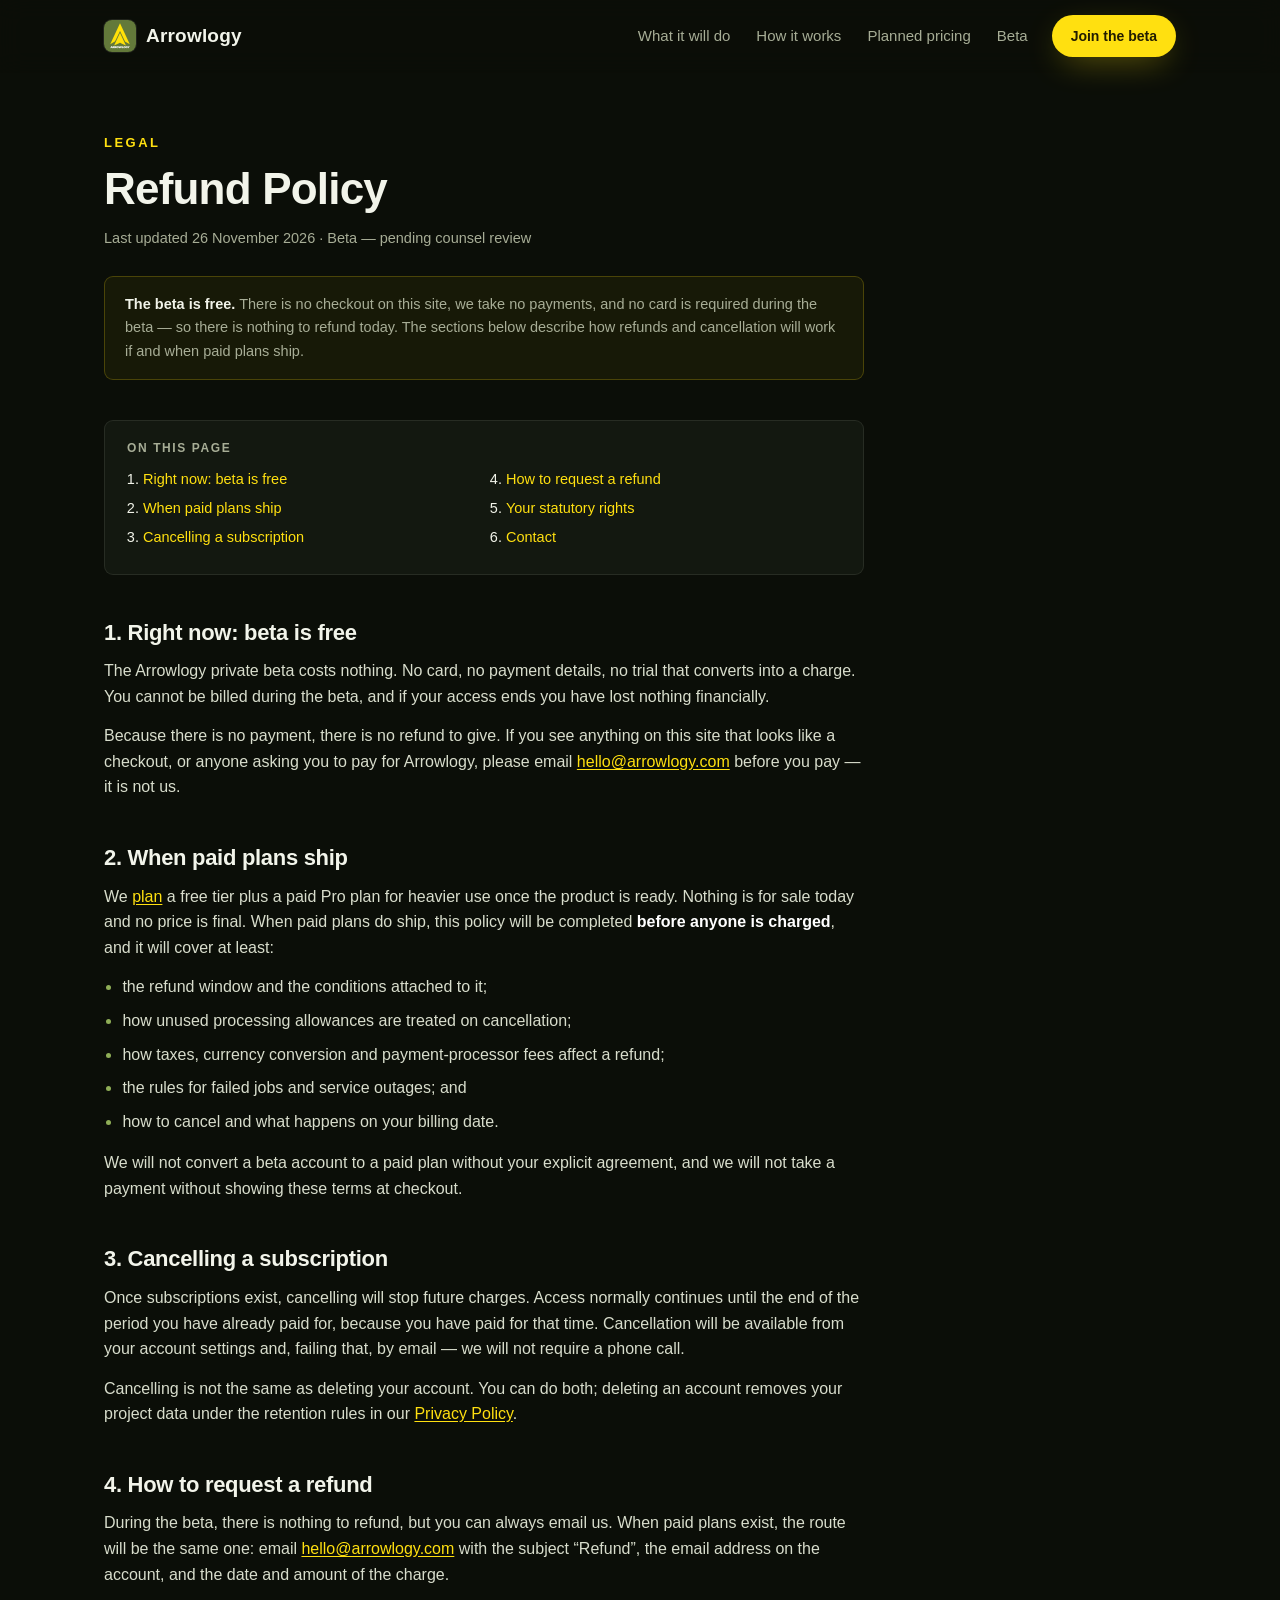
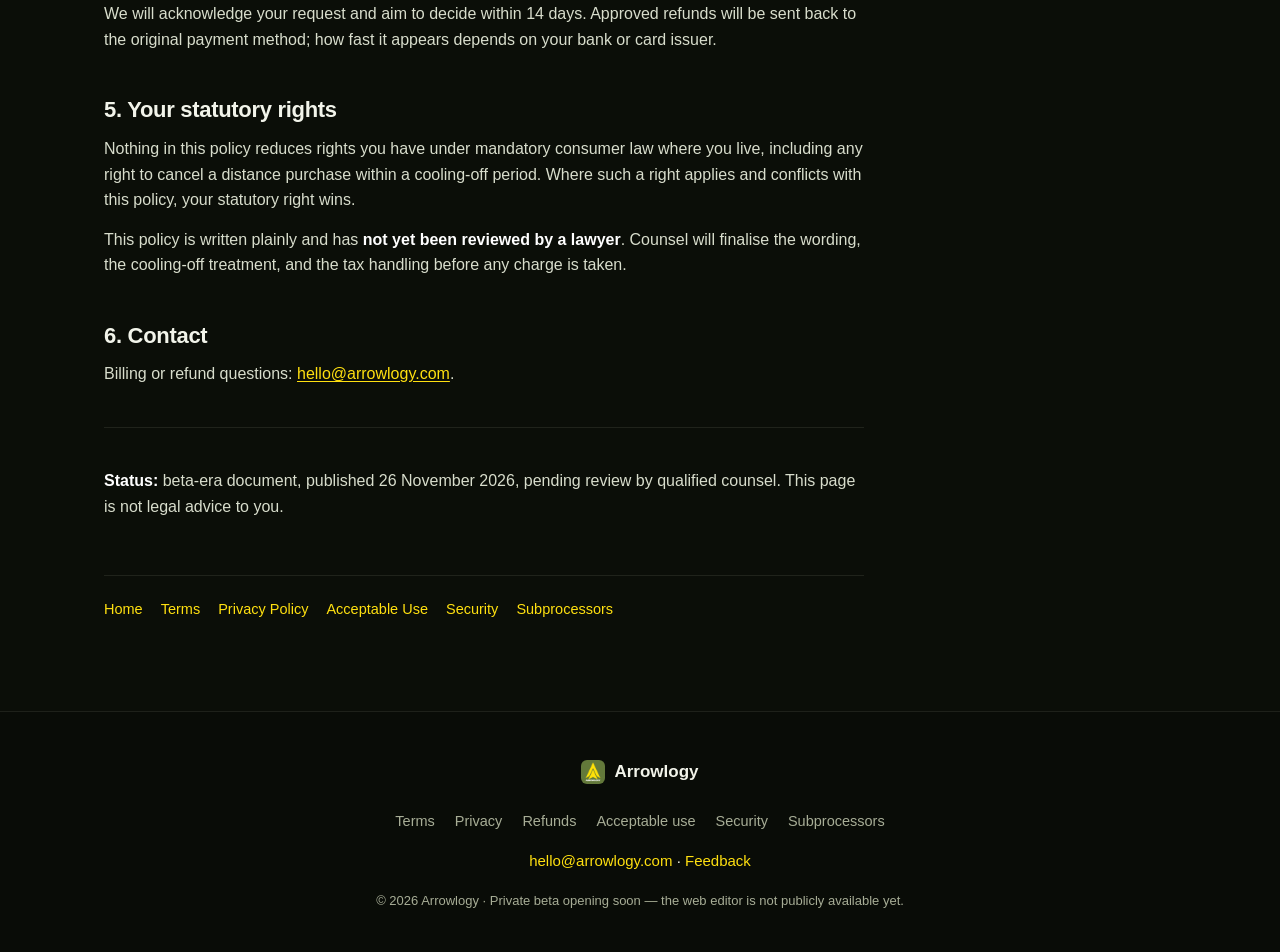
<file: refunds.html>
<!DOCTYPE html>
<html lang="en">
<head>
  <meta charset="UTF-8" />
  <meta name="viewport" content="width=device-width, initial-scale=1.0" />
  <title>Refund Policy — Arrowlogy</title>

  <meta name="description" content="Arrowlogy refund and cancellation policy. The beta is free and no card is required; paid plans, if they ship, will be covered here." />
  <meta name="theme-color" content="#0b0e08" />
  <link rel="canonical" href="https://arrowlogy.com/refunds" />

  <meta property="og:type" content="article" />
  <meta property="og:site_name" content="Arrowlogy" />
  <meta property="og:title" content="Refund Policy — Arrowlogy" />
  <meta property="og:description" content="The beta is free and no card is required. Here is how refunds and cancellation will work when paid plans ship." />
  <meta property="og:url" content="https://arrowlogy.com/refunds" />
  <meta property="og:image" content="https://arrowlogy.com/assets/img/og-arrowlogy.png" />
  <meta property="og:image:width" content="1200" />
  <meta property="og:image:height" content="630" />
  <meta name="twitter:card" content="summary_large_image" />

  <link rel="icon" type="image/png" href="assets/img/arrowlogy-icon.png" />
  <link rel="apple-touch-icon" href="assets/img/arrowlogy-icon.png" />
  <link rel="stylesheet" href="assets/css/styles.css" />
</head>
<body>

  <a class="skip-link" href="#main">Skip to content</a>

  <header class="site-header" id="site-header">
    <nav class="nav container" aria-label="Main navigation">
      <a class="brand" href="/">
        <img class="brand-icon" src="assets/img/arrowlogy-icon.png" alt="Arrowlogy logo" width="32" height="32" />
        <span class="brand-name">Arrowlogy</span>
      </a>

      <ul class="nav-links" id="nav-links">
        <li><a href="/#features">What it will do</a></li>
        <li><a href="/#how">How it works</a></li>
        <li><a href="/#pricing">Planned pricing</a></li>
        <li><a href="/#beta">Beta</a></li>
        <li class="nav-cta-mobile"><!--email_off--><a class="btn btn-primary btn-sm" href="mailto:hello@arrowlogy.com?subject=Arrowlogy%20beta">Join the beta</a><!--/email_off--></li>
      </ul>

      <!--email_off--><a class="btn btn-primary btn-sm nav-cta" href="mailto:hello@arrowlogy.com?subject=Arrowlogy%20beta">Join the beta</a><!--/email_off-->

      <button class="nav-toggle" id="nav-toggle" aria-expanded="false" aria-controls="nav-links" aria-label="Open menu">
        <span class="bar"></span><span class="bar"></span><span class="bar"></span>
      </button>
    </nav>
  </header>

  <main class="legal-main" id="main">
    <div class="container">

      <div class="legal-head">
        <p class="section-eyebrow">Legal</p>
        <h1>Refund Policy</h1>
        <p class="legal-meta">Last updated 26 November 2026 &middot; Beta &mdash; pending counsel review</p>
      </div>

      <div class="legal-notice">
        <strong>The beta is free.</strong> There is no checkout on this site, we take no payments, and no
        card is required during the beta &mdash; so there is nothing to refund today. The sections below
        describe how refunds and cancellation will work if and when paid plans ship.
      </div>

      <nav class="legal-toc" aria-label="Contents">
        <p>On this page</p>
        <ol>
          <li><a href="#now">Right now: beta is free</a></li>
          <li><a href="#future">When paid plans ship</a></li>
          <li><a href="#cancel">Cancelling a subscription</a></li>
          <li><a href="#how">How to request a refund</a></li>
          <li><a href="#law">Your statutory rights</a></li>
          <li><a href="#contact">Contact</a></li>
        </ol>
      </nav>

      <div class="legal-body">

        <h2 id="now">1. Right now: beta is free</h2>
        <p>
          The Arrowlogy private beta costs nothing. No card, no payment details, no trial that converts into
          a charge. You cannot be billed during the beta, and if your access ends you have lost nothing
          financially.
        </p>
        <p>
          Because there is no payment, there is no refund to give. If you see anything on this site that
          looks like a checkout, or anyone asking you to pay for Arrowlogy, please email
          <!--email_off--><a href="mailto:hello@arrowlogy.com?subject=Arrowlogy%20payment%20question">hello@arrowlogy.com</a><!--/email_off-->
          before you pay &mdash; it is not us.
        </p>

        <h2 id="future">2. When paid plans ship</h2>
        <p>
          We <a href="/#pricing">plan</a> a free tier plus a paid Pro plan for heavier use once the product
          is ready. Nothing is for sale today and no price is final. When paid plans do ship, this policy
          will be completed <strong>before anyone is charged</strong>, and it will cover at least:
        </p>
        <ul>
          <li>the refund window and the conditions attached to it;</li>
          <li>how unused processing allowances are treated on cancellation;</li>
          <li>how taxes, currency conversion and payment-processor fees affect a refund;</li>
          <li>the rules for failed jobs and service outages; and</li>
          <li>how to cancel and what happens on your billing date.</li>
        </ul>
        <p>
          We will not convert a beta account to a paid plan without your explicit agreement, and we will not
          take a payment without showing these terms at checkout.
        </p>

        <h2 id="cancel">3. Cancelling a subscription</h2>
        <p>
          Once subscriptions exist, cancelling will stop future charges. Access normally continues until the
          end of the period you have already paid for, because you have paid for that time. Cancellation will
          be available from your account settings and, failing that, by email &mdash; we will not require a
          phone call.
        </p>
        <p>
          Cancelling is not the same as deleting your account. You can do both; deleting an account removes
          your project data under the retention rules in our <a href="/privacy">Privacy Policy</a>.
        </p>

        <h2 id="how">4. How to request a refund</h2>
        <p>
          During the beta, there is nothing to refund, but you can always email us. When paid plans exist,
          the route will be the same one: email
          <!--email_off--><a href="mailto:hello@arrowlogy.com?subject=Arrowlogy%20refund">hello@arrowlogy.com</a><!--/email_off--> with the
          subject &ldquo;Refund&rdquo;, the email address on the account, and the date and amount of the
          charge.
        </p>
        <p>
          We will acknowledge your request and aim to decide within 14 days. Approved refunds will be sent
          back to the original payment method; how fast it appears depends on your bank or card issuer.
        </p>

        <h2 id="law">5. Your statutory rights</h2>
        <p>
          Nothing in this policy reduces rights you have under mandatory consumer law where you live,
          including any right to cancel a distance purchase within a cooling-off period. Where such a right
          applies and conflicts with this policy, your statutory right wins.
        </p>
        <p>
          This policy is written plainly and has <strong>not yet been reviewed by a lawyer</strong>. Counsel
          will finalise the wording, the cooling-off treatment, and the tax handling before any charge is
          taken.
        </p>

        <h2 id="contact">6. Contact</h2>
        <p>
          Billing or refund questions:
          <!--email_off--><a href="mailto:hello@arrowlogy.com?subject=Arrowlogy%20billing">hello@arrowlogy.com</a><!--/email_off-->.
        </p>

        <hr />
        <p>
          <strong>Status:</strong> beta-era document, published 26 November 2026, pending review by
          qualified counsel. This page is not legal advice to you.
        </p>
      </div>

      <div class="legal-foot-links">
        <a href="/">Home</a>
        <a href="/terms">Terms</a>
        <a href="/privacy">Privacy Policy</a>
        <a href="/acceptable-use">Acceptable Use</a>
        <a href="/security">Security</a>
        <a href="/subprocessors">Subprocessors</a>
      </div>

    </div>
  </main>

  <footer class="site-footer">
    <div class="container footer-inner">
      <div class="footer-brand">
        <img src="assets/img/arrowlogy-icon.png" alt="" width="24" height="24" />
        <span>Arrowlogy</span>
      </div>

      <nav class="footer-legal" aria-label="Legal">
        <a href="/terms">Terms</a>
        <a href="/privacy">Privacy</a>
        <a href="/refunds">Refunds</a>
        <a href="/acceptable-use">Acceptable use</a>
        <a href="/security">Security</a>
        <a href="/subprocessors">Subprocessors</a>
      </nav>

      <p class="footer-links">
        <!--email_off--><a href="mailto:hello@arrowlogy.com">hello@arrowlogy.com</a><!--/email_off-->
        &middot;
        <a href="https://github.com/lazynextai/arrowlogy/discussions" target="_blank" rel="noopener noreferrer">Feedback</a>
      </p>

      <p class="footer-copy">
        &copy; <span id="year">2026</span> Arrowlogy &middot;
        Private beta opening soon &mdash; the web editor is not publicly available yet.
      </p>
    </div>
  </footer>

  <script src="assets/js/main.js"></script>
</body>
</html>
</file>
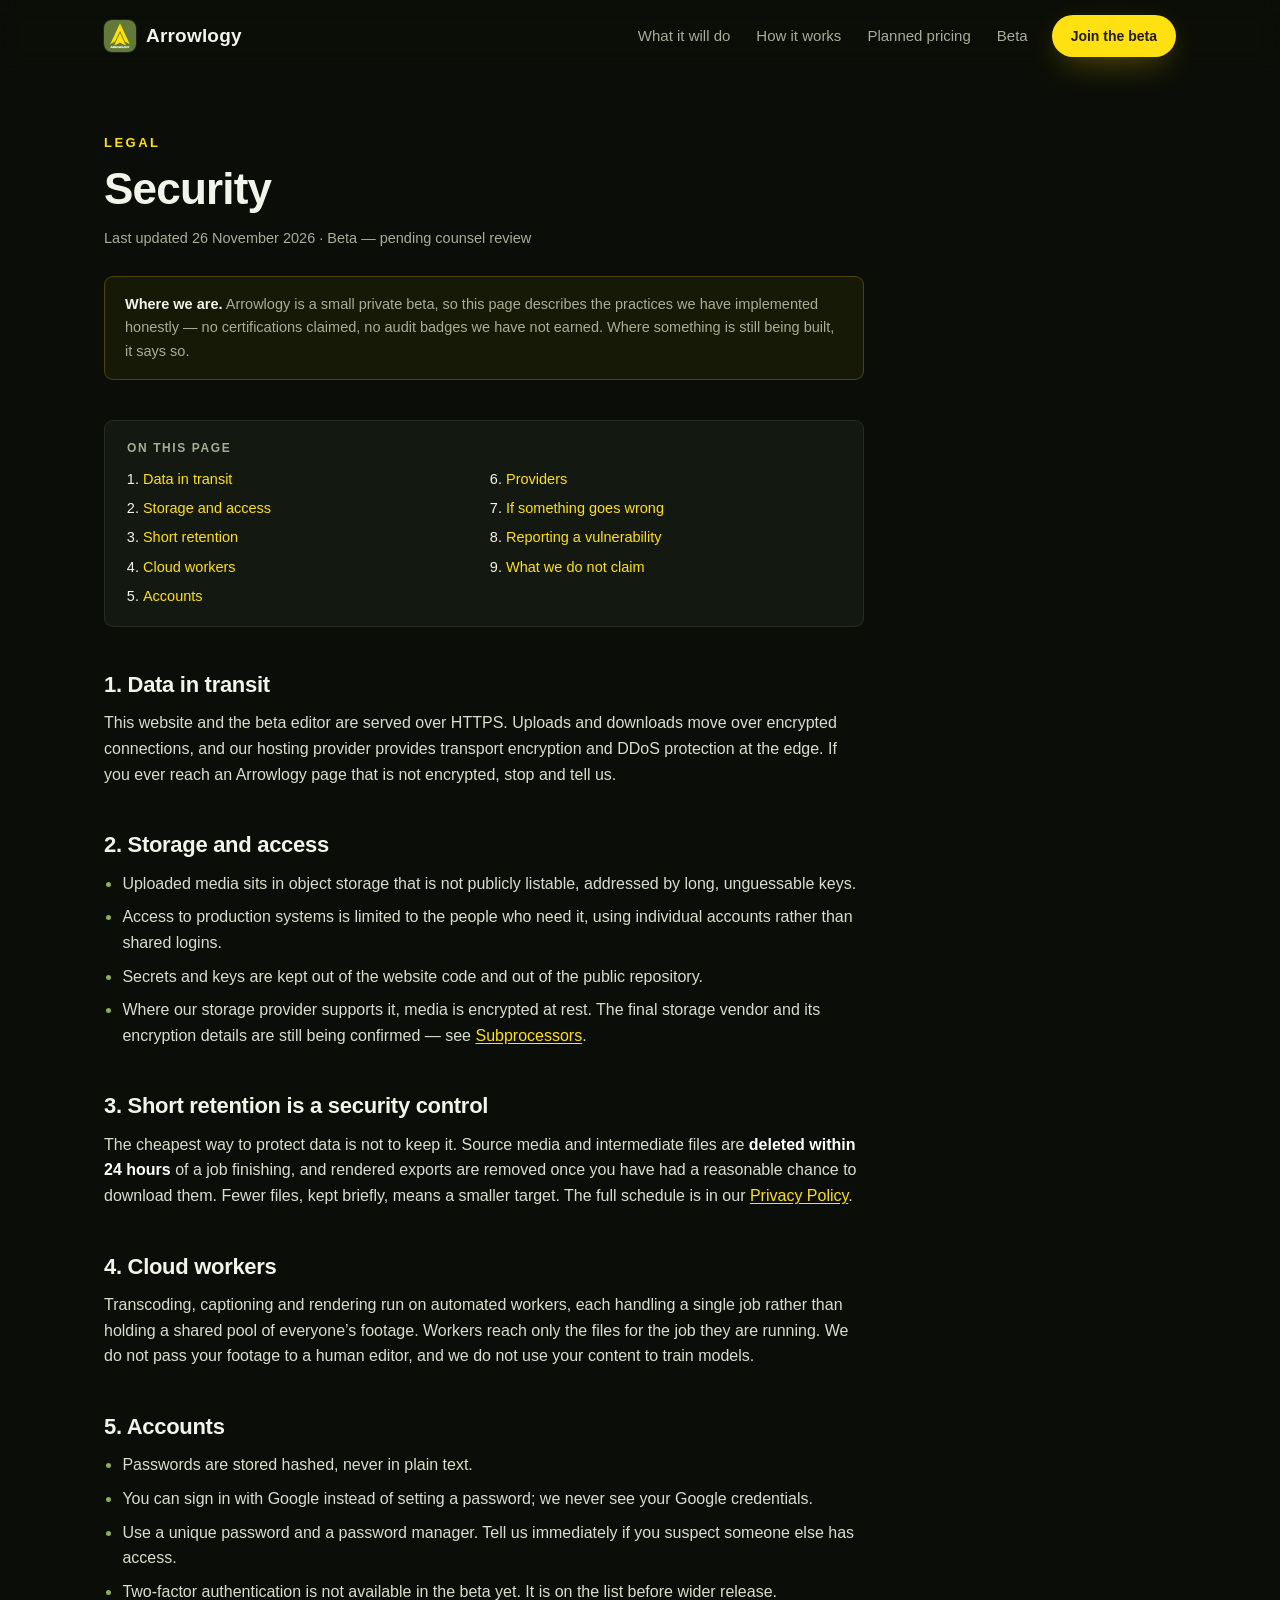
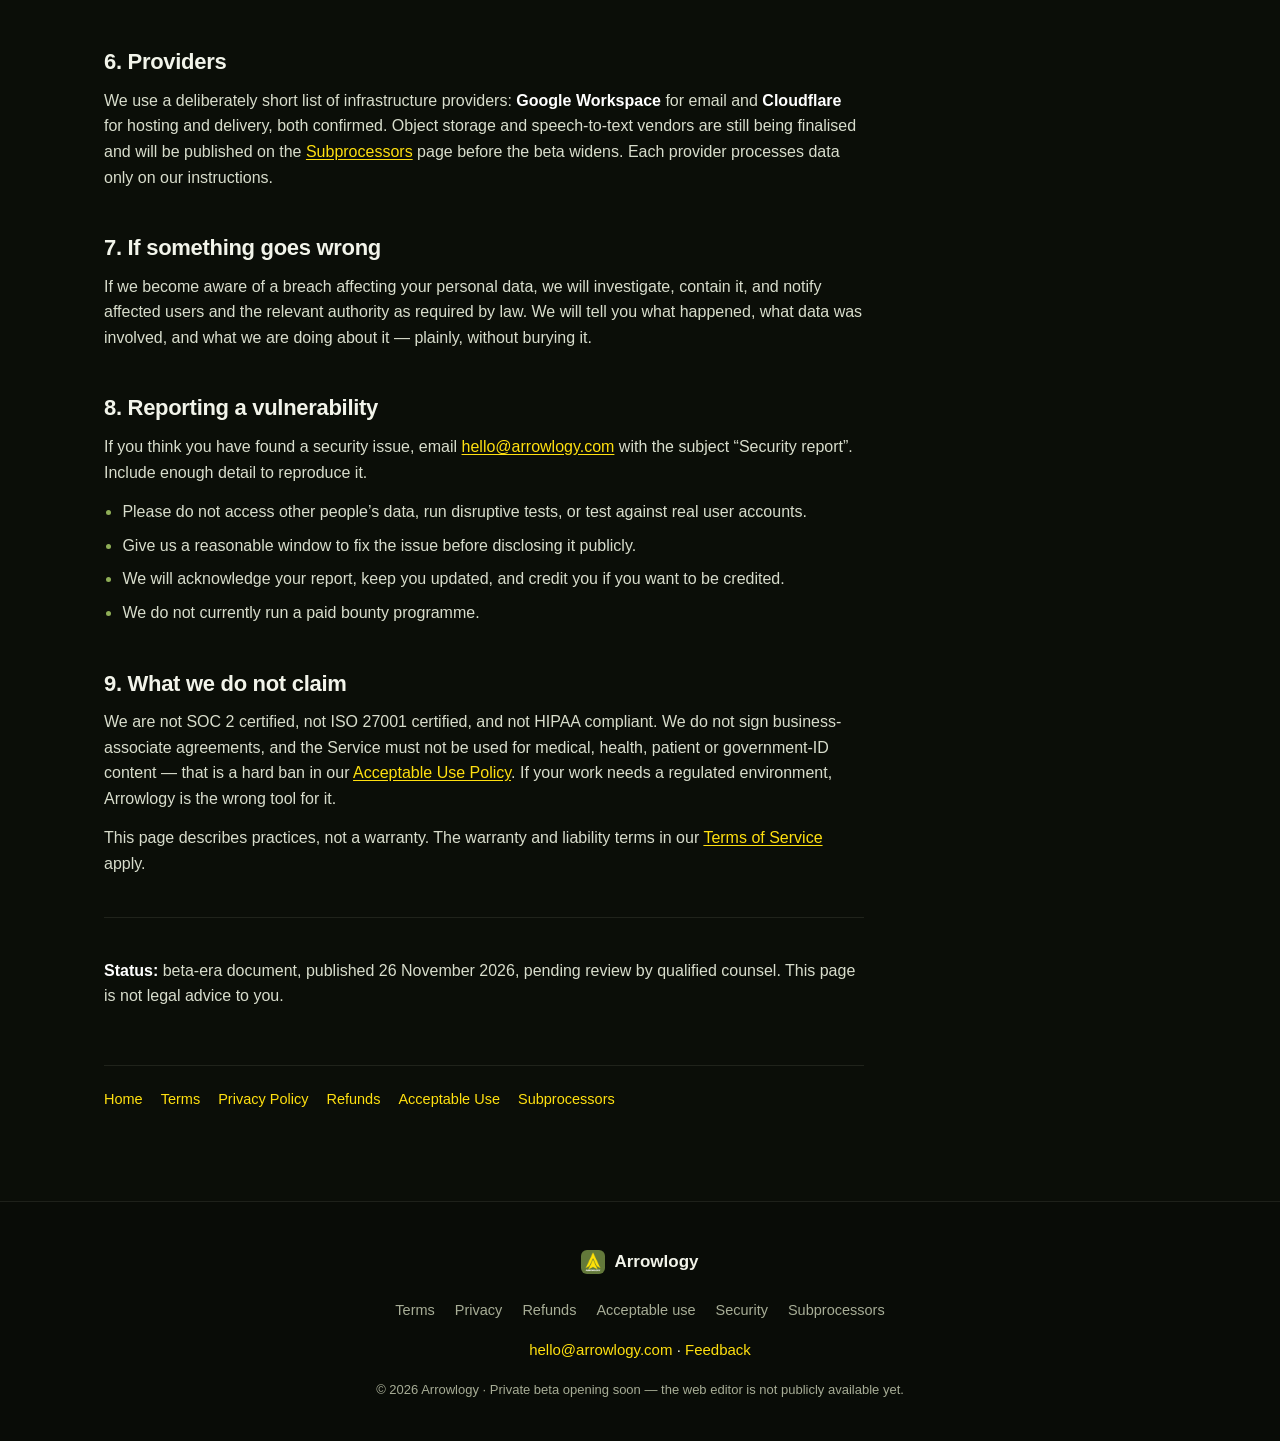
<file: security.html>
<!DOCTYPE html>
<html lang="en">
<head>
  <meta charset="UTF-8" />
  <meta name="viewport" content="width=device-width, initial-scale=1.0" />
  <title>Security — Arrowlogy</title>

  <meta name="description" content="How Arrowlogy protects your media and account: encryption in transit, short retention, isolated cloud workers, and how to report a vulnerability." />
  <meta name="theme-color" content="#0b0e08" />
  <link rel="canonical" href="https://arrowlogy.com/security" />

  <meta property="og:type" content="article" />
  <meta property="og:site_name" content="Arrowlogy" />
  <meta property="og:title" content="Security — Arrowlogy" />
  <meta property="og:description" content="Encryption in transit, 24-hour media deletion, isolated workers, and how to report a vulnerability." />
  <meta property="og:url" content="https://arrowlogy.com/security" />
  <meta property="og:image" content="https://arrowlogy.com/assets/img/og-arrowlogy.png" />
  <meta property="og:image:width" content="1200" />
  <meta property="og:image:height" content="630" />
  <meta name="twitter:card" content="summary_large_image" />

  <link rel="icon" type="image/png" href="assets/img/arrowlogy-icon.png" />
  <link rel="apple-touch-icon" href="assets/img/arrowlogy-icon.png" />
  <link rel="stylesheet" href="assets/css/styles.css" />
</head>
<body>

  <a class="skip-link" href="#main">Skip to content</a>

  <header class="site-header" id="site-header">
    <nav class="nav container" aria-label="Main navigation">
      <a class="brand" href="/">
        <img class="brand-icon" src="assets/img/arrowlogy-icon.png" alt="Arrowlogy logo" width="32" height="32" />
        <span class="brand-name">Arrowlogy</span>
      </a>

      <ul class="nav-links" id="nav-links">
        <li><a href="/#features">What it will do</a></li>
        <li><a href="/#how">How it works</a></li>
        <li><a href="/#pricing">Planned pricing</a></li>
        <li><a href="/#beta">Beta</a></li>
        <li class="nav-cta-mobile"><!--email_off--><a class="btn btn-primary btn-sm" href="mailto:hello@arrowlogy.com?subject=Arrowlogy%20beta">Join the beta</a><!--/email_off--></li>
      </ul>

      <!--email_off--><a class="btn btn-primary btn-sm nav-cta" href="mailto:hello@arrowlogy.com?subject=Arrowlogy%20beta">Join the beta</a><!--/email_off-->

      <button class="nav-toggle" id="nav-toggle" aria-expanded="false" aria-controls="nav-links" aria-label="Open menu">
        <span class="bar"></span><span class="bar"></span><span class="bar"></span>
      </button>
    </nav>
  </header>

  <main class="legal-main" id="main">
    <div class="container">

      <div class="legal-head">
        <p class="section-eyebrow">Legal</p>
        <h1>Security</h1>
        <p class="legal-meta">Last updated 26 November 2026 &middot; Beta &mdash; pending counsel review</p>
      </div>

      <div class="legal-notice">
        <strong>Where we are.</strong> Arrowlogy is a small private beta, so this page describes the
        practices we have implemented honestly &mdash; no certifications claimed, no audit badges we have not
        earned. Where something is still being built, it says so.
      </div>

      <nav class="legal-toc" aria-label="Contents">
        <p>On this page</p>
        <ol>
          <li><a href="#transfer">Data in transit</a></li>
          <li><a href="#storage">Storage and access</a></li>
          <li><a href="#retention">Short retention</a></li>
          <li><a href="#workers">Cloud workers</a></li>
          <li><a href="#accounts">Accounts</a></li>
          <li><a href="#providers">Providers</a></li>
          <li><a href="#incidents">If something goes wrong</a></li>
          <li><a href="#report">Reporting a vulnerability</a></li>
          <li><a href="#limits">What we do not claim</a></li>
        </ol>
      </nav>

      <div class="legal-body">

        <h2 id="transfer">1. Data in transit</h2>
        <p>
          This website and the beta editor are served over HTTPS. Uploads and downloads move over encrypted
          connections, and our hosting provider provides transport encryption and DDoS protection at the
          edge. If you ever reach an Arrowlogy page that is not encrypted, stop and tell us.
        </p>

        <h2 id="storage">2. Storage and access</h2>
        <ul>
          <li>Uploaded media sits in object storage that is not publicly listable, addressed by long, unguessable keys.</li>
          <li>Access to production systems is limited to the people who need it, using individual accounts rather than shared logins.</li>
          <li>Secrets and keys are kept out of the website code and out of the public repository.</li>
          <li>Where our storage provider supports it, media is encrypted at rest. The final storage vendor and its encryption details are still being confirmed &mdash; see <a href="/subprocessors">Subprocessors</a>.</li>
        </ul>

        <h2 id="retention">3. Short retention is a security control</h2>
        <p>
          The cheapest way to protect data is not to keep it. Source media and intermediate files are
          <strong>deleted within 24 hours</strong> of a job finishing, and rendered exports are removed once
          you have had a reasonable chance to download them. Fewer files, kept briefly, means a smaller
          target. The full schedule is in our <a href="/privacy">Privacy Policy</a>.
        </p>

        <h2 id="workers">4. Cloud workers</h2>
        <p>
          Transcoding, captioning and rendering run on automated workers, each handling a single job rather
          than holding a shared pool of everyone&rsquo;s footage. Workers reach only the files for the job
          they are running. We do not pass your footage to a human editor, and we do not use your content to
          train models.
        </p>

        <h2 id="accounts">5. Accounts</h2>
        <ul>
          <li>Passwords are stored hashed, never in plain text.</li>
          <li>You can sign in with Google instead of setting a password; we never see your Google credentials.</li>
          <li>Use a unique password and a password manager. Tell us immediately if you suspect someone else has access.</li>
          <li>Two-factor authentication is not available in the beta yet. It is on the list before wider release.</li>
        </ul>

        <h2 id="providers">6. Providers</h2>
        <p>
          We use a deliberately short list of infrastructure providers: <strong>Google Workspace</strong> for
          email and <strong>Cloudflare</strong> for hosting and delivery, both confirmed. Object storage and
          speech-to-text vendors are still being finalised and will be published on the
          <a href="/subprocessors">Subprocessors</a> page before the beta widens. Each provider processes data
          only on our instructions.
        </p>

        <h2 id="incidents">7. If something goes wrong</h2>
        <p>
          If we become aware of a breach affecting your personal data, we will investigate, contain it, and
          notify affected users and the relevant authority as required by law. We will tell you what
          happened, what data was involved, and what we are doing about it &mdash; plainly, without burying it.
        </p>

        <h2 id="report">8. Reporting a vulnerability</h2>
        <p>
          If you think you have found a security issue, email
          <!--email_off--><a href="mailto:hello@arrowlogy.com?subject=Arrowlogy%20security%20report">hello@arrowlogy.com</a><!--/email_off-->
          with the subject &ldquo;Security report&rdquo;. Include enough detail to reproduce it.
        </p>
        <ul>
          <li>Please do not access other people&rsquo;s data, run disruptive tests, or test against real user accounts.</li>
          <li>Give us a reasonable window to fix the issue before disclosing it publicly.</li>
          <li>We will acknowledge your report, keep you updated, and credit you if you want to be credited.</li>
          <li>We do not currently run a paid bounty programme.</li>
        </ul>

        <h2 id="limits">9. What we do not claim</h2>
        <p>
          We are not SOC 2 certified, not ISO 27001 certified, and not HIPAA compliant. We do not sign
          business-associate agreements, and the Service must not be used for medical, health, patient or
          government-ID content &mdash; that is a hard ban in our
          <a href="/acceptable-use">Acceptable Use Policy</a>. If your work needs a regulated environment,
          Arrowlogy is the wrong tool for it.
        </p>
        <p>
          This page describes practices, not a warranty. The warranty and liability terms in our
          <a href="/terms">Terms of Service</a> apply.
        </p>

        <hr />
        <p>
          <strong>Status:</strong> beta-era document, published 26 November 2026, pending review by
          qualified counsel. This page is not legal advice to you.
        </p>
      </div>

      <div class="legal-foot-links">
        <a href="/">Home</a>
        <a href="/terms">Terms</a>
        <a href="/privacy">Privacy Policy</a>
        <a href="/refunds">Refunds</a>
        <a href="/acceptable-use">Acceptable Use</a>
        <a href="/subprocessors">Subprocessors</a>
      </div>

    </div>
  </main>

  <footer class="site-footer">
    <div class="container footer-inner">
      <div class="footer-brand">
        <img src="assets/img/arrowlogy-icon.png" alt="" width="24" height="24" />
        <span>Arrowlogy</span>
      </div>

      <nav class="footer-legal" aria-label="Legal">
        <a href="/terms">Terms</a>
        <a href="/privacy">Privacy</a>
        <a href="/refunds">Refunds</a>
        <a href="/acceptable-use">Acceptable use</a>
        <a href="/security">Security</a>
        <a href="/subprocessors">Subprocessors</a>
      </nav>

      <p class="footer-links">
        <!--email_off--><a href="mailto:hello@arrowlogy.com">hello@arrowlogy.com</a><!--/email_off-->
        &middot;
        <a href="https://github.com/lazynextai/arrowlogy/discussions" target="_blank" rel="noopener noreferrer">Feedback</a>
      </p>

      <p class="footer-copy">
        &copy; <span id="year">2026</span> Arrowlogy &middot;
        Private beta opening soon &mdash; the web editor is not publicly available yet.
      </p>
    </div>
  </footer>

  <script src="assets/js/main.js"></script>
</body>
</html>
</file>
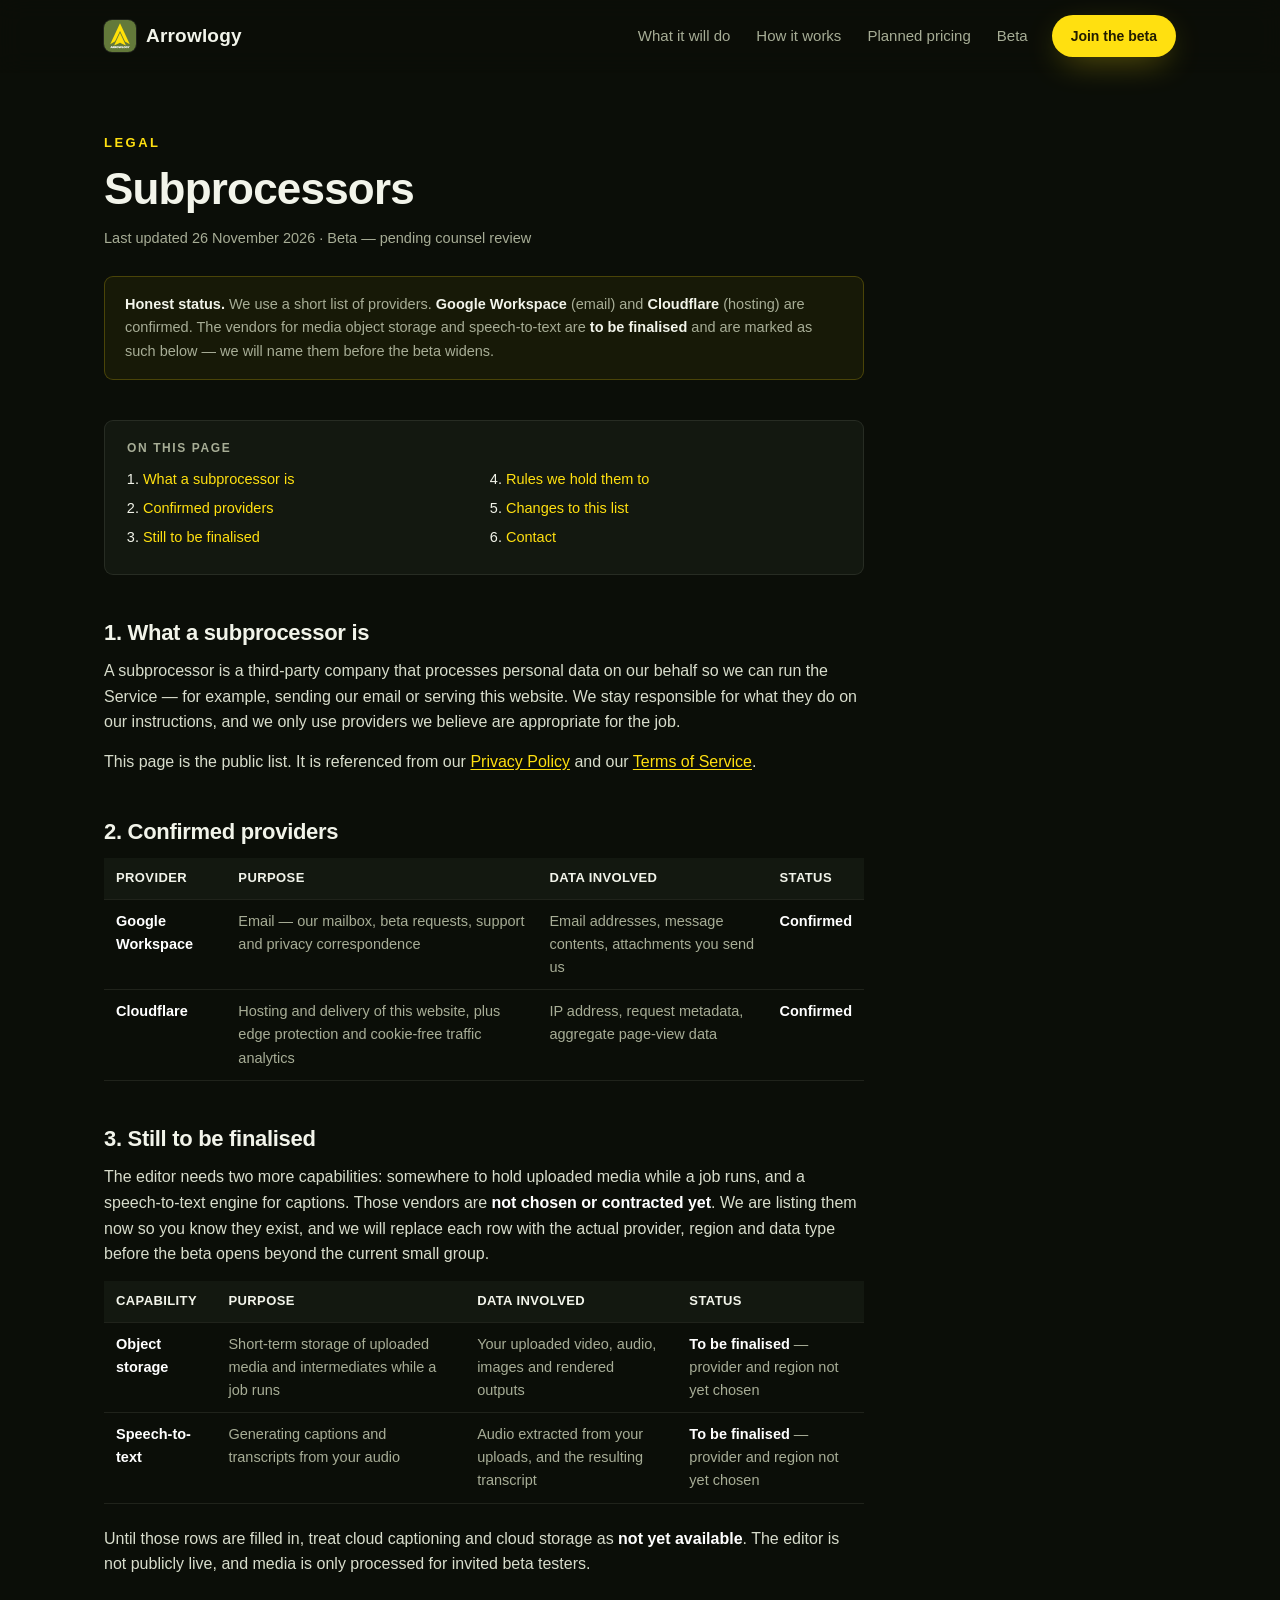
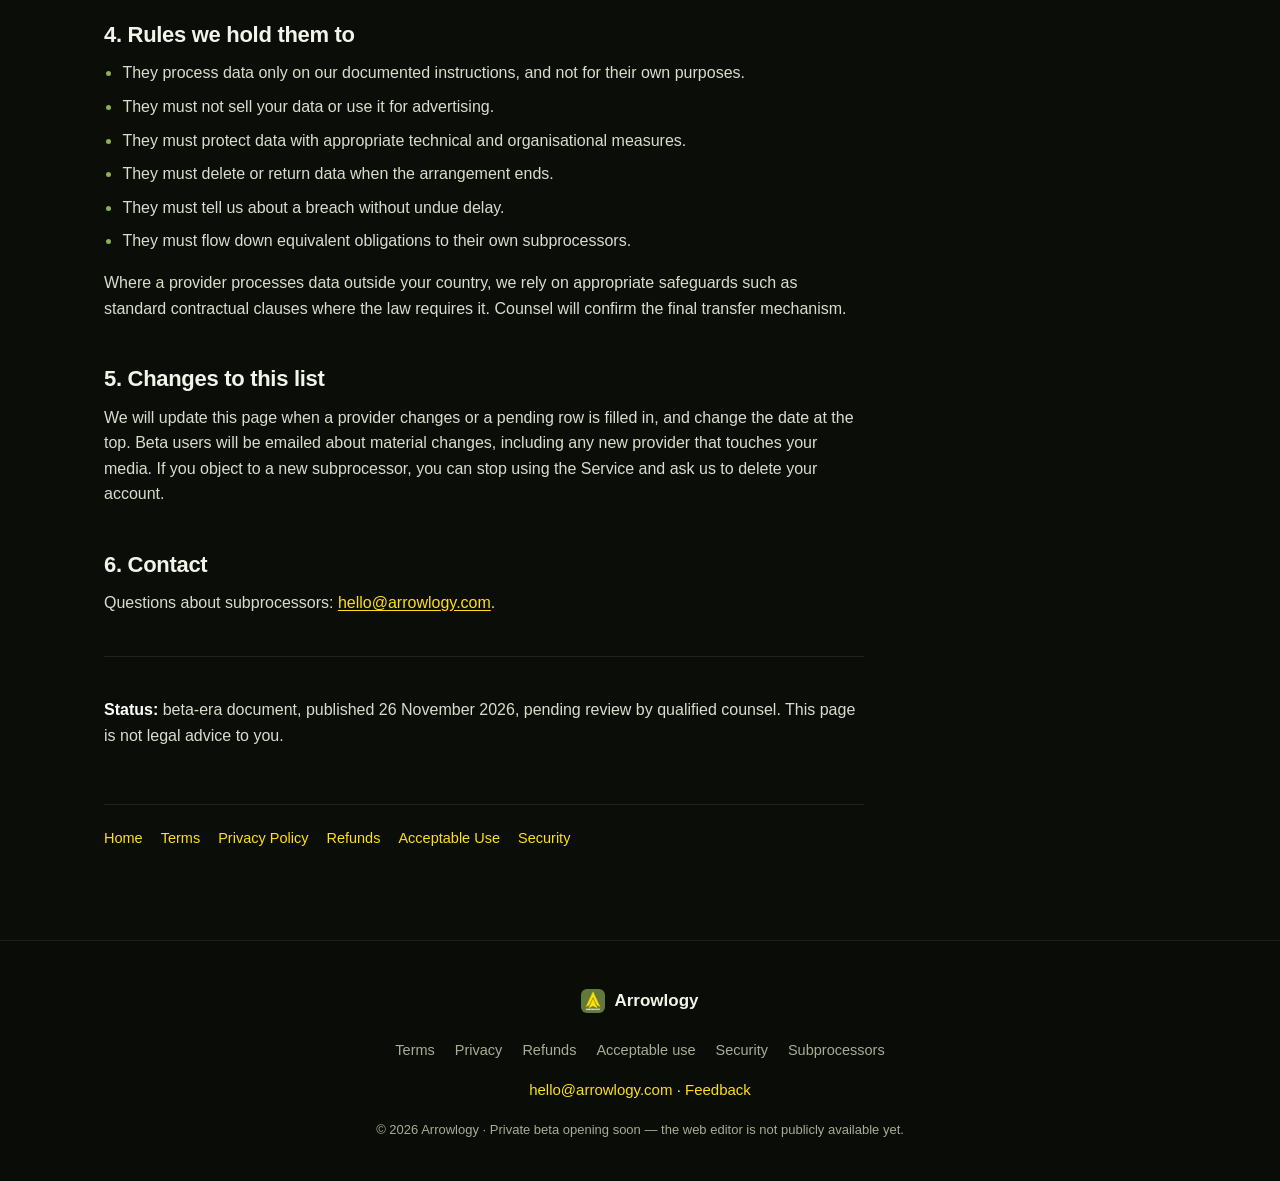
<file: subprocessors.html>
<!DOCTYPE html>
<html lang="en">
<head>
  <meta charset="UTF-8" />
  <meta name="viewport" content="width=device-width, initial-scale=1.0" />
  <title>Subprocessors — Arrowlogy</title>

  <meta name="description" content="The third-party providers Arrowlogy uses to run the beta: Google Workspace for email and Cloudflare for hosting are confirmed; storage and speech-to-text vendors are to be finalised." />
  <meta name="theme-color" content="#0b0e08" />
  <link rel="canonical" href="https://arrowlogy.com/subprocessors" />

  <meta property="og:type" content="article" />
  <meta property="og:site_name" content="Arrowlogy" />
  <meta property="og:title" content="Subprocessors — Arrowlogy" />
  <meta property="og:description" content="Google Workspace and Cloudflare are confirmed. Storage and speech-to-text vendors are to be finalised." />
  <meta property="og:url" content="https://arrowlogy.com/subprocessors" />
  <meta property="og:image" content="https://arrowlogy.com/assets/img/og-arrowlogy.png" />
  <meta property="og:image:width" content="1200" />
  <meta property="og:image:height" content="630" />
  <meta name="twitter:card" content="summary_large_image" />

  <link rel="icon" type="image/png" href="assets/img/arrowlogy-icon.png" />
  <link rel="apple-touch-icon" href="assets/img/arrowlogy-icon.png" />
  <link rel="stylesheet" href="assets/css/styles.css" />
</head>
<body>

  <a class="skip-link" href="#main">Skip to content</a>

  <header class="site-header" id="site-header">
    <nav class="nav container" aria-label="Main navigation">
      <a class="brand" href="/">
        <img class="brand-icon" src="assets/img/arrowlogy-icon.png" alt="Arrowlogy logo" width="32" height="32" />
        <span class="brand-name">Arrowlogy</span>
      </a>

      <ul class="nav-links" id="nav-links">
        <li><a href="/#features">What it will do</a></li>
        <li><a href="/#how">How it works</a></li>
        <li><a href="/#pricing">Planned pricing</a></li>
        <li><a href="/#beta">Beta</a></li>
        <li class="nav-cta-mobile"><!--email_off--><a class="btn btn-primary btn-sm" href="mailto:hello@arrowlogy.com?subject=Arrowlogy%20beta">Join the beta</a><!--/email_off--></li>
      </ul>

      <!--email_off--><a class="btn btn-primary btn-sm nav-cta" href="mailto:hello@arrowlogy.com?subject=Arrowlogy%20beta">Join the beta</a><!--/email_off-->

      <button class="nav-toggle" id="nav-toggle" aria-expanded="false" aria-controls="nav-links" aria-label="Open menu">
        <span class="bar"></span><span class="bar"></span><span class="bar"></span>
      </button>
    </nav>
  </header>

  <main class="legal-main" id="main">
    <div class="container">

      <div class="legal-head">
        <p class="section-eyebrow">Legal</p>
        <h1>Subprocessors</h1>
        <p class="legal-meta">Last updated 26 November 2026 &middot; Beta &mdash; pending counsel review</p>
      </div>

      <div class="legal-notice">
        <strong>Honest status.</strong> We use a short list of providers. <strong>Google Workspace</strong>
        (email) and <strong>Cloudflare</strong> (hosting) are confirmed. The vendors for media object storage
        and speech-to-text are <strong>to be finalised</strong> and are marked as such below &mdash; we will
        name them before the beta widens.
      </div>

      <nav class="legal-toc" aria-label="Contents">
        <p>On this page</p>
        <ol>
          <li><a href="#what">What a subprocessor is</a></li>
          <li><a href="#confirmed">Confirmed providers</a></li>
          <li><a href="#pending">Still to be finalised</a></li>
          <li><a href="#rules">Rules we hold them to</a></li>
          <li><a href="#changes">Changes to this list</a></li>
          <li><a href="#contact">Contact</a></li>
        </ol>
      </nav>

      <div class="legal-body">

        <h2 id="what">1. What a subprocessor is</h2>
        <p>
          A subprocessor is a third-party company that processes personal data on our behalf so we can run
          the Service &mdash; for example, sending our email or serving this website. We stay responsible
          for what they do on our instructions, and we only use providers we believe are appropriate for
          the job.
        </p>
        <p>
          This page is the public list. It is referenced from our <a href="/privacy">Privacy Policy</a> and
          our <a href="/terms">Terms of Service</a>.
        </p>

        <h2 id="confirmed">2. Confirmed providers</h2>
        <table>
          <thead>
            <tr>
              <th>Provider</th>
              <th>Purpose</th>
              <th>Data involved</th>
              <th>Status</th>
            </tr>
          </thead>
          <tbody>
            <tr>
              <td><strong>Google Workspace</strong></td>
              <td>Email &mdash; our mailbox, beta requests, support and privacy correspondence</td>
              <td>Email addresses, message contents, attachments you send us</td>
              <td><strong>Confirmed</strong></td>
            </tr>
            <tr>
              <td><strong>Cloudflare</strong></td>
              <td>Hosting and delivery of this website, plus edge protection and cookie-free traffic analytics</td>
              <td>IP address, request metadata, aggregate page-view data</td>
              <td><strong>Confirmed</strong></td>
            </tr>
          </tbody>
        </table>

        <h2 id="pending">3. Still to be finalised</h2>
        <p>
          The editor needs two more capabilities: somewhere to hold uploaded media while a job runs, and a
          speech-to-text engine for captions. Those vendors are <strong>not chosen or contracted yet</strong>.
          We are listing them now so you know they exist, and we will replace each row with the actual
          provider, region and data type before the beta opens beyond the current small group.
        </p>
        <table>
          <thead>
            <tr>
              <th>Capability</th>
              <th>Purpose</th>
              <th>Data involved</th>
              <th>Status</th>
            </tr>
          </thead>
          <tbody>
            <tr>
              <td><strong>Object storage</strong></td>
              <td>Short-term storage of uploaded media and intermediates while a job runs</td>
              <td>Your uploaded video, audio, images and rendered outputs</td>
              <td><strong>To be finalised</strong> &mdash; provider and region not yet chosen</td>
            </tr>
            <tr>
              <td><strong>Speech-to-text</strong></td>
              <td>Generating captions and transcripts from your audio</td>
              <td>Audio extracted from your uploads, and the resulting transcript</td>
              <td><strong>To be finalised</strong> &mdash; provider and region not yet chosen</td>
            </tr>
          </tbody>
        </table>
        <p>
          Until those rows are filled in, treat cloud captioning and cloud storage as
          <strong>not yet available</strong>. The editor is not publicly live, and media is only processed
          for invited beta testers.
        </p>

        <h2 id="rules">4. Rules we hold them to</h2>
        <ul>
          <li>They process data only on our documented instructions, and not for their own purposes.</li>
          <li>They must not sell your data or use it for advertising.</li>
          <li>They must protect data with appropriate technical and organisational measures.</li>
          <li>They must delete or return data when the arrangement ends.</li>
          <li>They must tell us about a breach without undue delay.</li>
          <li>They must flow down equivalent obligations to their own subprocessors.</li>
        </ul>
        <p>
          Where a provider processes data outside your country, we rely on appropriate safeguards such as
          standard contractual clauses where the law requires it. Counsel will confirm the final transfer
          mechanism.
        </p>

        <h2 id="changes">5. Changes to this list</h2>
        <p>
          We will update this page when a provider changes or a pending row is filled in, and change the
          date at the top. Beta users will be emailed about material changes, including any new provider that
          touches your media. If you object to a new subprocessor, you can stop using the Service and ask us
          to delete your account.
        </p>

        <h2 id="contact">6. Contact</h2>
        <p>
          Questions about subprocessors:
          <!--email_off--><a href="mailto:hello@arrowlogy.com?subject=Arrowlogy%20subprocessors">hello@arrowlogy.com</a><!--/email_off-->.
        </p>

        <hr />
        <p>
          <strong>Status:</strong> beta-era document, published 26 November 2026, pending review by
          qualified counsel. This page is not legal advice to you.
        </p>
      </div>

      <div class="legal-foot-links">
        <a href="/">Home</a>
        <a href="/terms">Terms</a>
        <a href="/privacy">Privacy Policy</a>
        <a href="/refunds">Refunds</a>
        <a href="/acceptable-use">Acceptable Use</a>
        <a href="/security">Security</a>
      </div>

    </div>
  </main>

  <footer class="site-footer">
    <div class="container footer-inner">
      <div class="footer-brand">
        <img src="assets/img/arrowlogy-icon.png" alt="" width="24" height="24" />
        <span>Arrowlogy</span>
      </div>

      <nav class="footer-legal" aria-label="Legal">
        <a href="/terms">Terms</a>
        <a href="/privacy">Privacy</a>
        <a href="/refunds">Refunds</a>
        <a href="/acceptable-use">Acceptable use</a>
        <a href="/security">Security</a>
        <a href="/subprocessors">Subprocessors</a>
      </nav>

      <p class="footer-links">
        <!--email_off--><a href="mailto:hello@arrowlogy.com">hello@arrowlogy.com</a><!--/email_off-->
        &middot;
        <a href="https://github.com/lazynextai/arrowlogy/discussions" target="_blank" rel="noopener noreferrer">Feedback</a>
      </p>

      <p class="footer-copy">
        &copy; <span id="year">2026</span> Arrowlogy &middot;
        Private beta opening soon &mdash; the web editor is not publicly available yet.
      </p>
    </div>
  </footer>

  <script src="assets/js/main.js"></script>
</body>
</html>
</file>
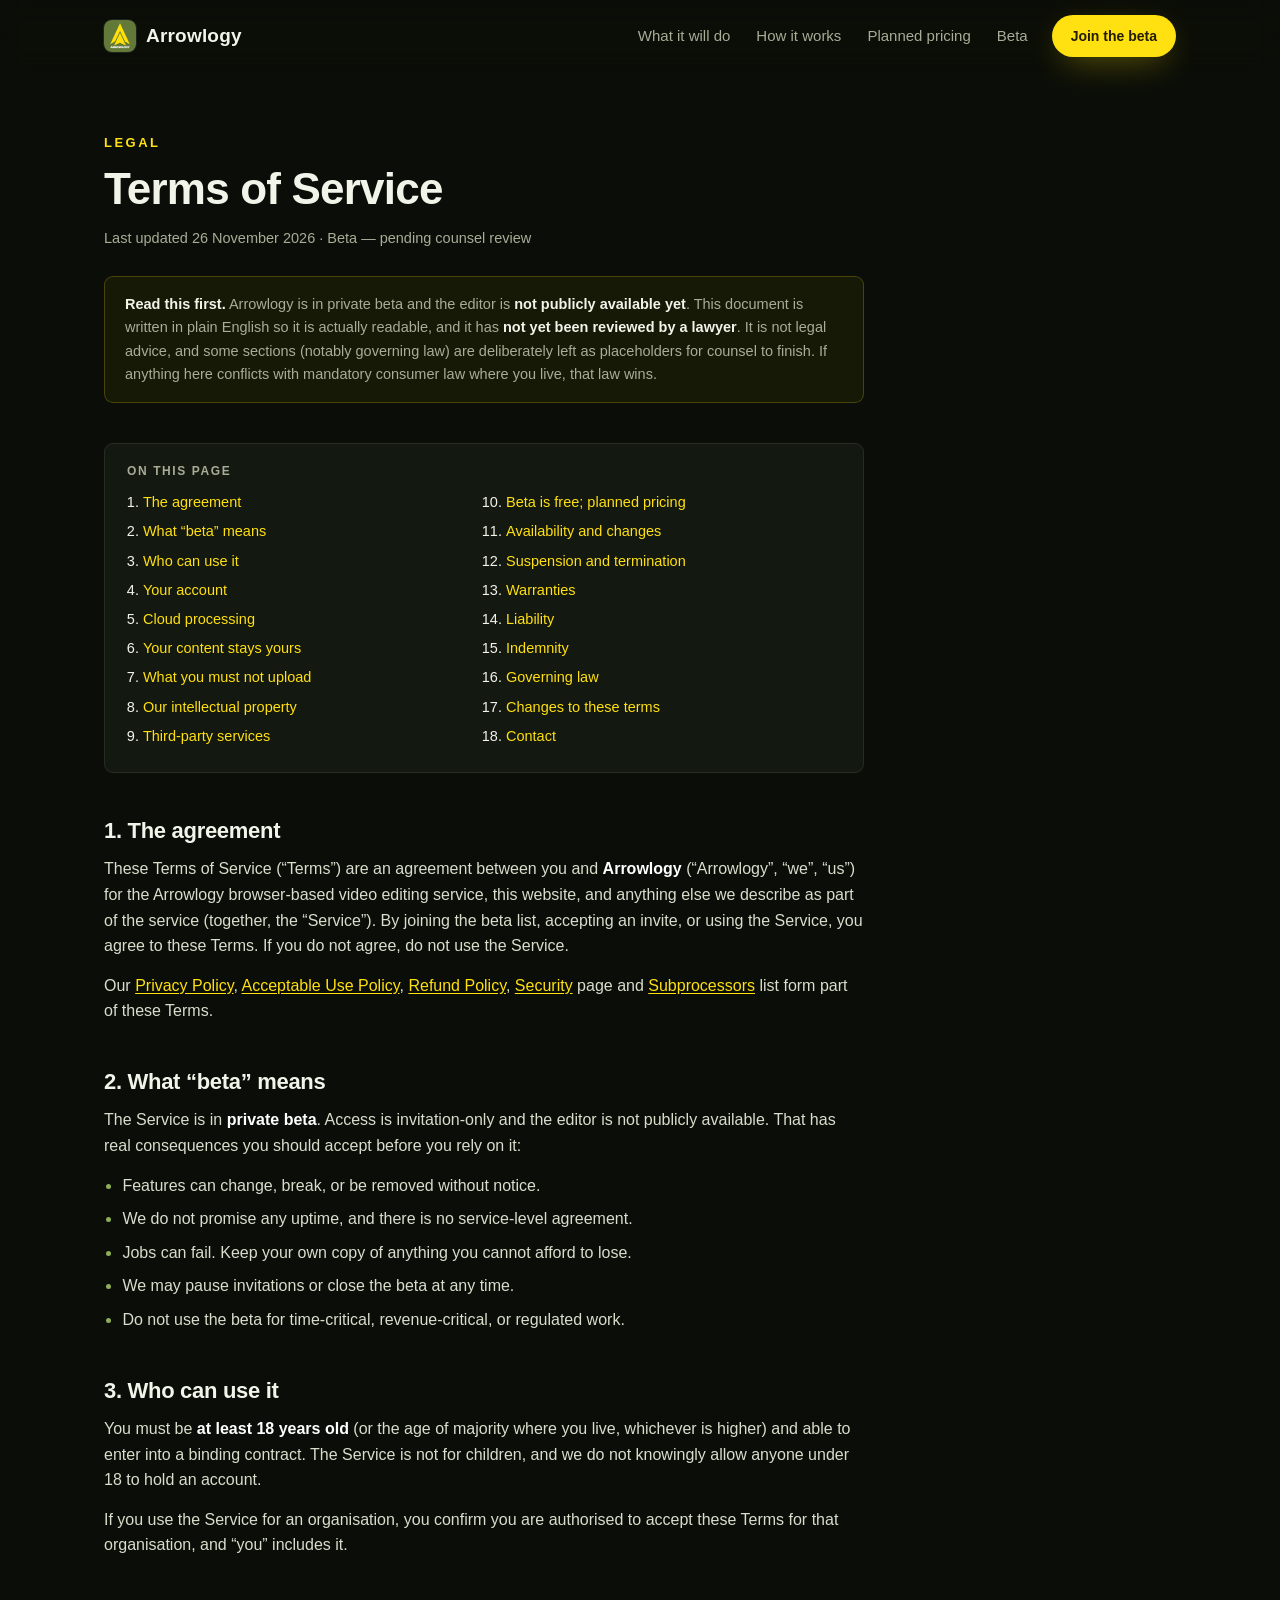
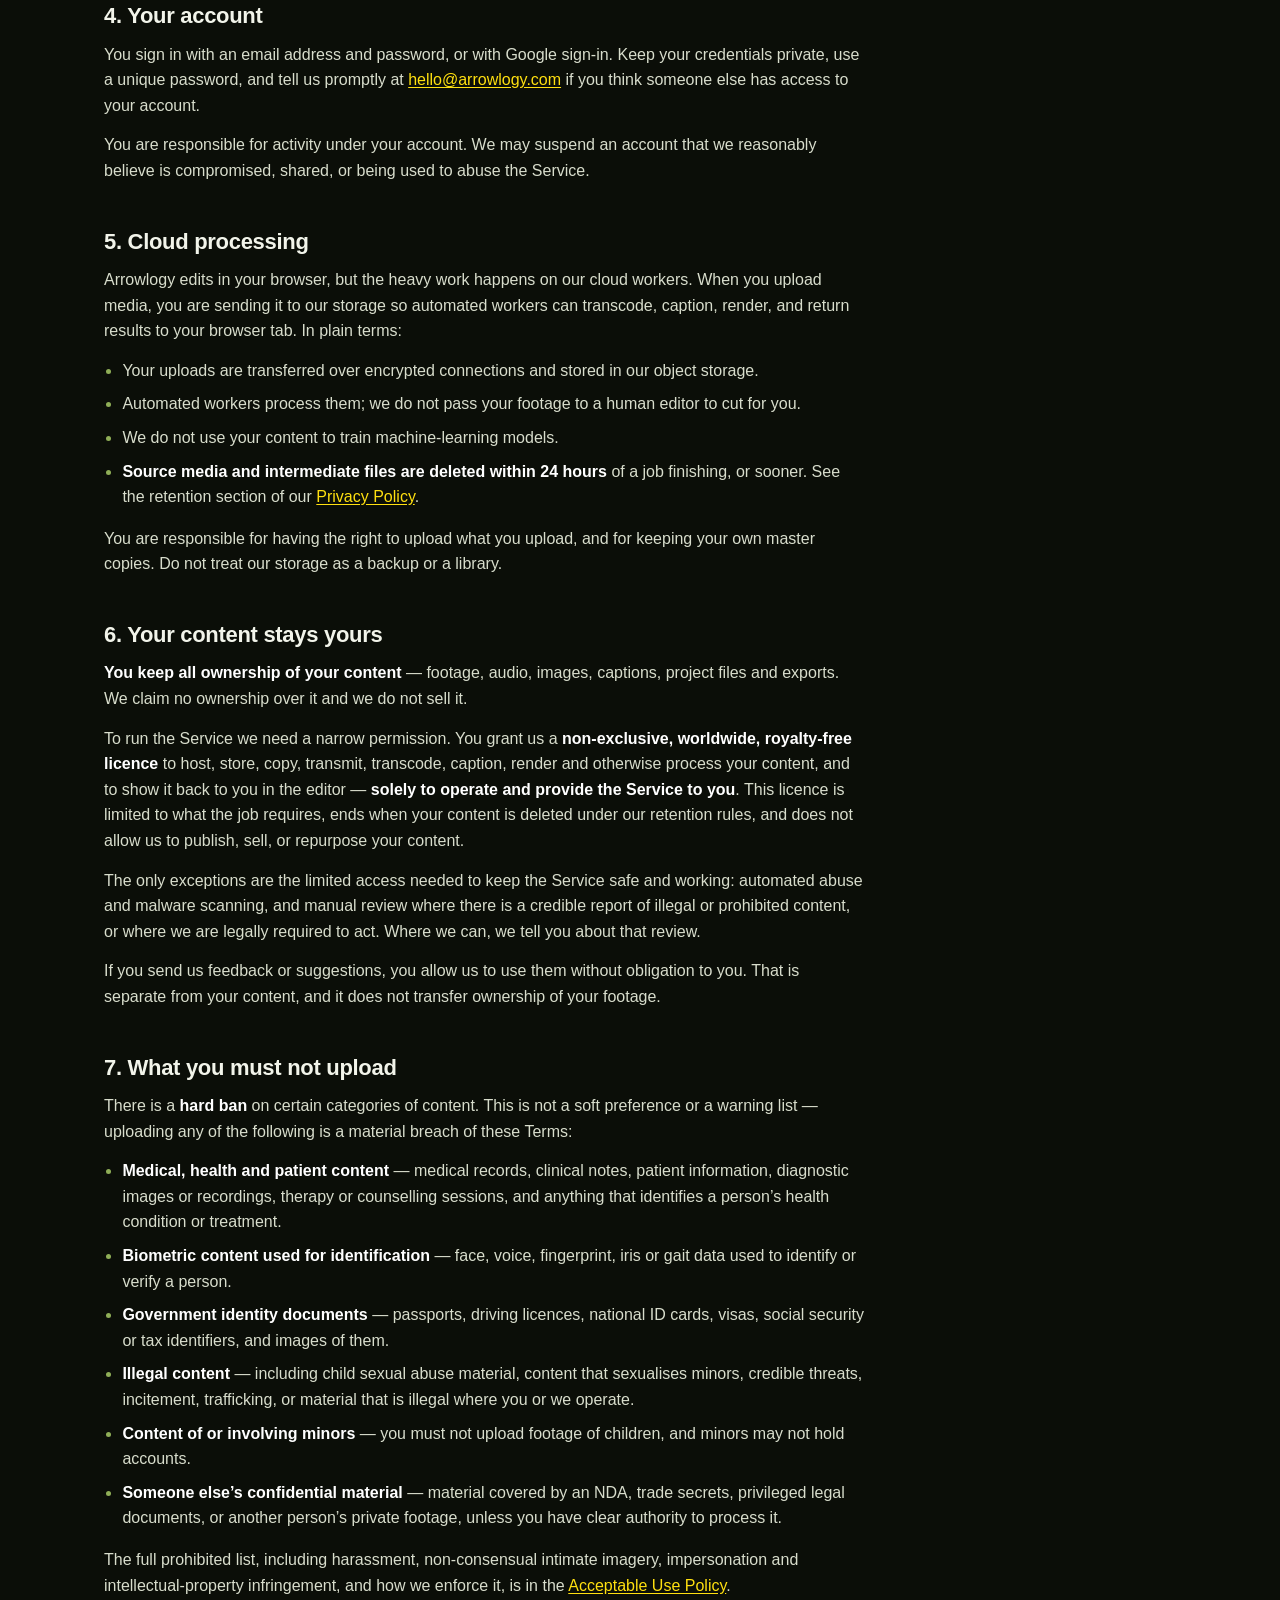
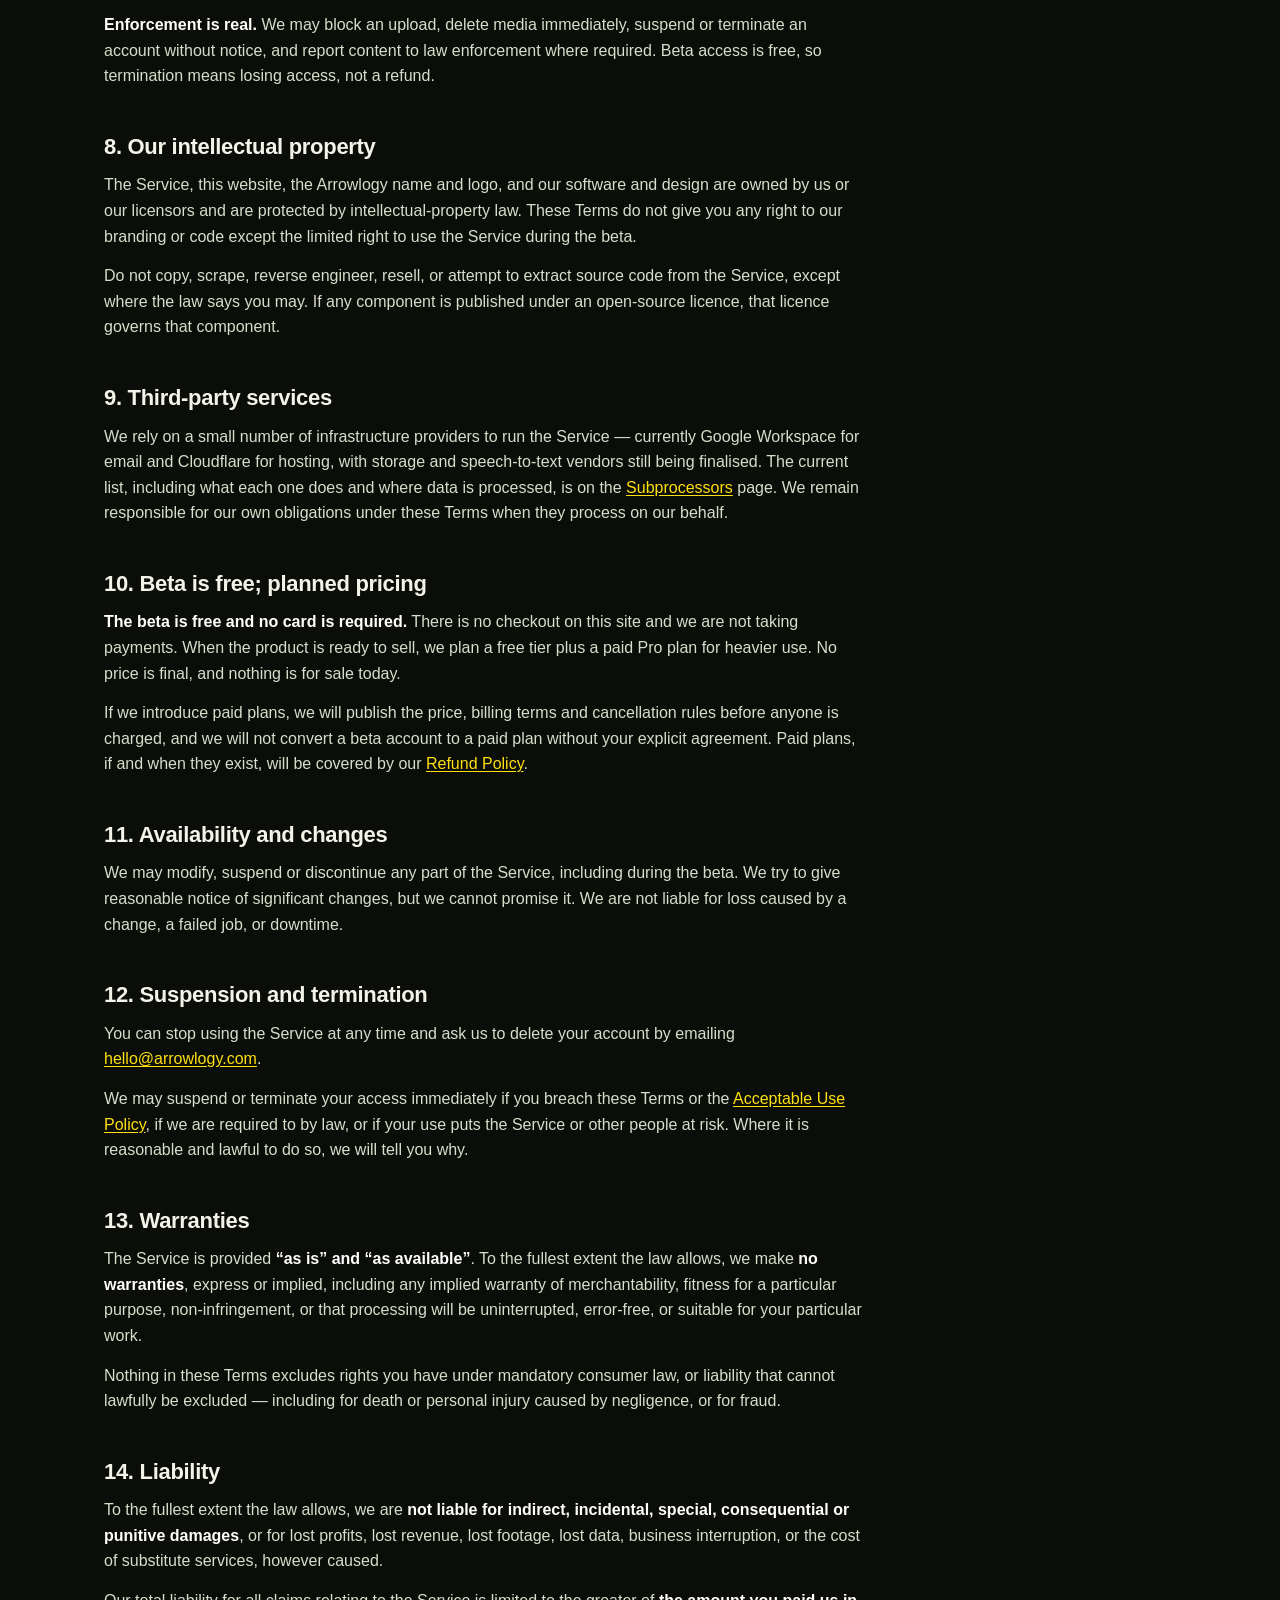
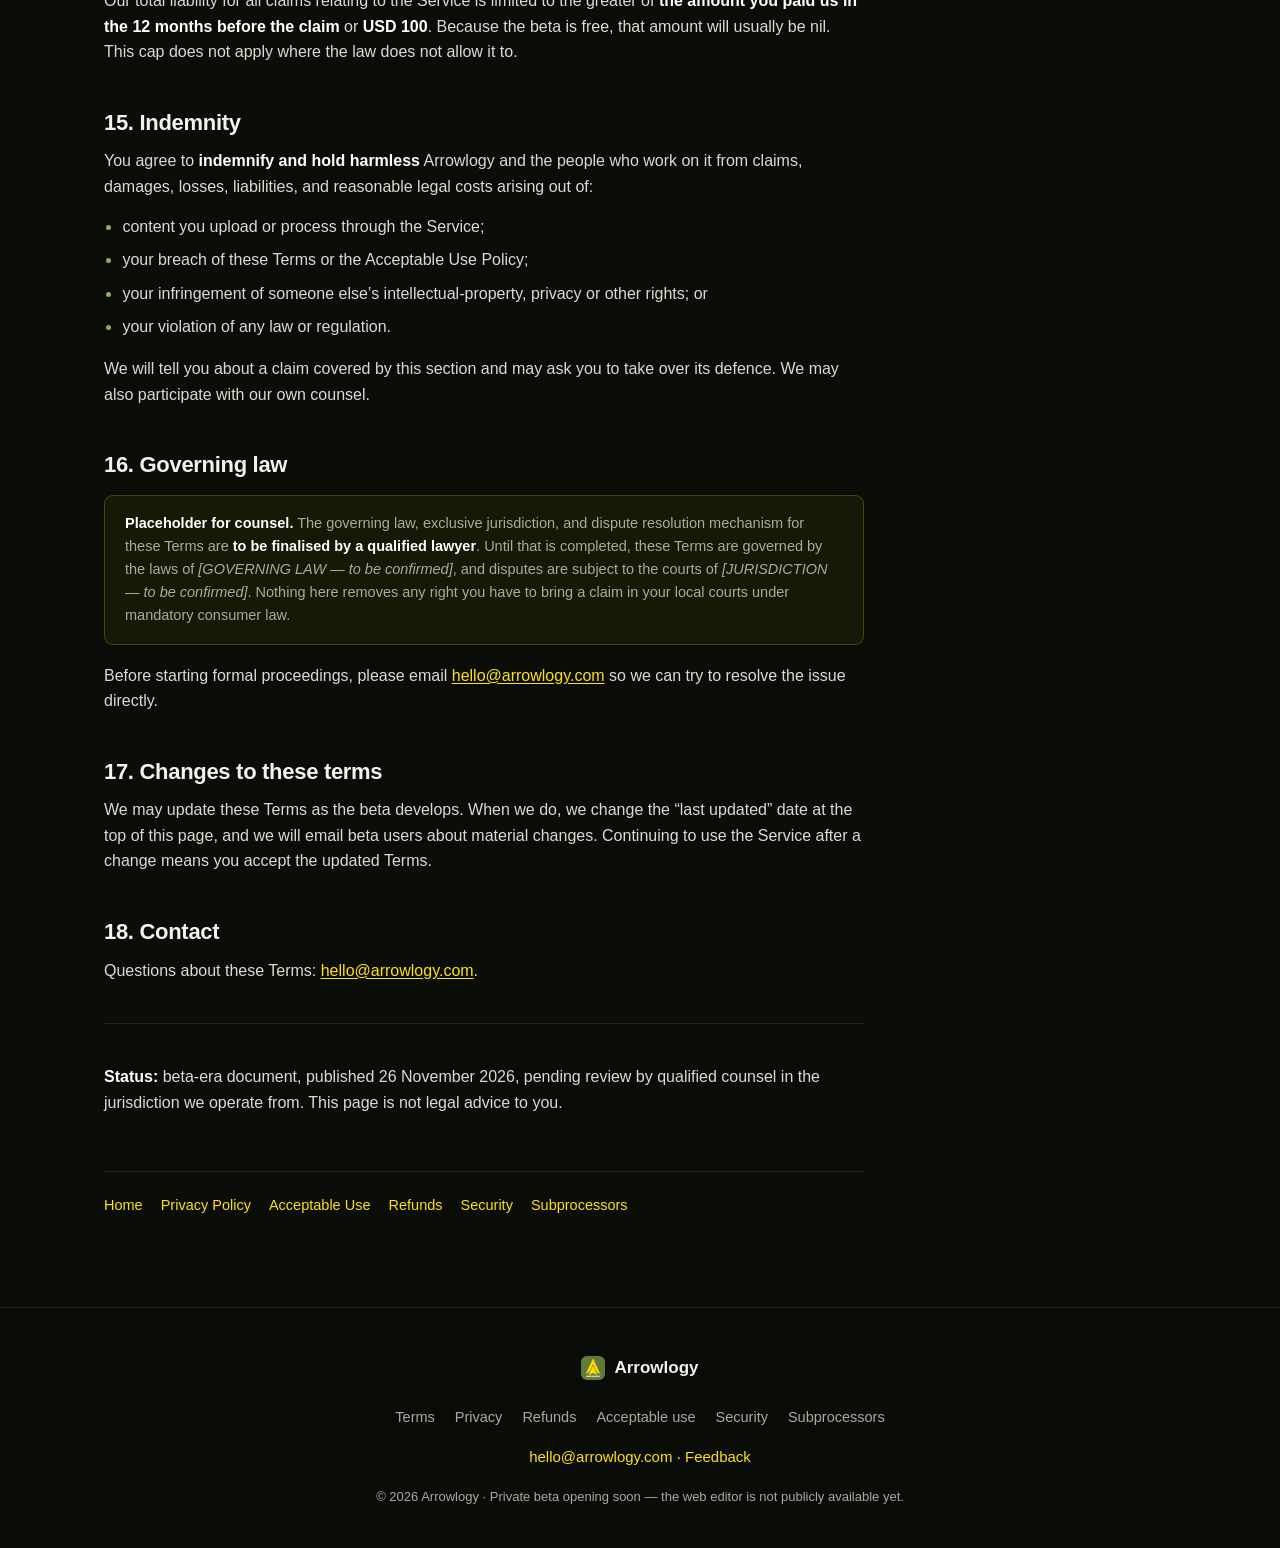
<file: terms.html>
<!DOCTYPE html>
<html lang="en">
<head>
  <meta charset="UTF-8" />
  <meta name="viewport" content="width=device-width, initial-scale=1.0" />
  <title>Terms of Service — Arrowlogy</title>

  <meta name="description" content="Arrowlogy Terms of Service for the private beta: cloud processing, your content and ownership, prohibited uploads, warranties, liability and indemnity. Beta-era document, pending counsel review." />
  <meta name="theme-color" content="#0b0e08" />
  <link rel="canonical" href="https://arrowlogy.com/terms" />

  <meta property="og:type" content="article" />
  <meta property="og:site_name" content="Arrowlogy" />
  <meta property="og:title" content="Terms of Service — Arrowlogy" />
  <meta property="og:description" content="The terms for Arrowlogy's private beta. Plain English, beta-era, pending counsel review." />
  <meta property="og:url" content="https://arrowlogy.com/terms" />
  <meta property="og:image" content="https://arrowlogy.com/assets/img/og-arrowlogy.png" />
  <meta property="og:image:width" content="1200" />
  <meta property="og:image:height" content="630" />
  <meta name="twitter:card" content="summary_large_image" />

  <link rel="icon" type="image/png" href="assets/img/arrowlogy-icon.png" />
  <link rel="apple-touch-icon" href="assets/img/arrowlogy-icon.png" />
  <link rel="stylesheet" href="assets/css/styles.css" />
</head>
<body>

  <a class="skip-link" href="#main">Skip to content</a>

  <header class="site-header" id="site-header">
    <nav class="nav container" aria-label="Main navigation">
      <a class="brand" href="/">
        <img class="brand-icon" src="assets/img/arrowlogy-icon.png" alt="Arrowlogy logo" width="32" height="32" />
        <span class="brand-name">Arrowlogy</span>
      </a>

      <ul class="nav-links" id="nav-links">
        <li><a href="/#features">What it will do</a></li>
        <li><a href="/#how">How it works</a></li>
        <li><a href="/#pricing">Planned pricing</a></li>
        <li><a href="/#beta">Beta</a></li>
        <li class="nav-cta-mobile"><!--email_off--><a class="btn btn-primary btn-sm" href="mailto:hello@arrowlogy.com?subject=Arrowlogy%20beta">Join the beta</a><!--/email_off--></li>
      </ul>

      <!--email_off--><a class="btn btn-primary btn-sm nav-cta" href="mailto:hello@arrowlogy.com?subject=Arrowlogy%20beta">Join the beta</a><!--/email_off-->

      <button class="nav-toggle" id="nav-toggle" aria-expanded="false" aria-controls="nav-links" aria-label="Open menu">
        <span class="bar"></span><span class="bar"></span><span class="bar"></span>
      </button>
    </nav>
  </header>

  <main class="legal-main" id="main">
    <div class="container">

      <div class="legal-head">
        <p class="section-eyebrow">Legal</p>
        <h1>Terms of Service</h1>
        <p class="legal-meta">Last updated 26 November 2026 &middot; Beta &mdash; pending counsel review</p>
      </div>

      <div class="legal-notice">
        <strong>Read this first.</strong> Arrowlogy is in private beta and the editor is
        <strong>not publicly available yet</strong>. This document is written in plain English so it is
        actually readable, and it has <strong>not yet been reviewed by a lawyer</strong>. It is not legal
        advice, and some sections (notably governing law) are deliberately left as placeholders for
        counsel to finish. If anything here conflicts with mandatory consumer law where you live, that
        law wins.
      </div>

      <nav class="legal-toc" aria-label="Contents">
        <p>On this page</p>
        <ol>
          <li><a href="#agreement">The agreement</a></li>
          <li><a href="#beta">What &ldquo;beta&rdquo; means</a></li>
          <li><a href="#eligibility">Who can use it</a></li>
          <li><a href="#account">Your account</a></li>
          <li><a href="#cloud">Cloud processing</a></li>
          <li><a href="#your-content">Your content stays yours</a></li>
          <li><a href="#prohibited">What you must not upload</a></li>
          <li><a href="#our-ip">Our intellectual property</a></li>
          <li><a href="#third-parties">Third-party services</a></li>
          <li><a href="#price">Beta is free; planned pricing</a></li>
          <li><a href="#availability">Availability and changes</a></li>
          <li><a href="#termination">Suspension and termination</a></li>
          <li><a href="#warranties">Warranties</a></li>
          <li><a href="#liability">Liability</a></li>
          <li><a href="#indemnity">Indemnity</a></li>
          <li><a href="#law">Governing law</a></li>
          <li><a href="#changes">Changes to these terms</a></li>
          <li><a href="#contact">Contact</a></li>
        </ol>
      </nav>

      <div class="legal-body">

        <h2 id="agreement">1. The agreement</h2>
        <p>
          These Terms of Service (&ldquo;Terms&rdquo;) are an agreement between you and
          <strong>Arrowlogy</strong> (&ldquo;Arrowlogy&rdquo;, &ldquo;we&rdquo;, &ldquo;us&rdquo;) for the
          Arrowlogy browser-based video editing service, this website, and anything else we describe as
          part of the service (together, the &ldquo;Service&rdquo;). By joining the beta list, accepting an
          invite, or using the Service, you agree to these Terms. If you do not agree, do not use the
          Service.
        </p>
        <p>
          Our <a href="/privacy">Privacy Policy</a>, <a href="/acceptable-use">Acceptable Use Policy</a>,
          <a href="/refunds">Refund Policy</a>, <a href="/security">Security</a> page and
          <a href="/subprocessors">Subprocessors</a> list form part of these Terms.
        </p>

        <h2 id="beta">2. What &ldquo;beta&rdquo; means</h2>
        <p>
          The Service is in <strong>private beta</strong>. Access is invitation-only and the editor is not
          publicly available. That has real consequences you should accept before you rely on it:
        </p>
        <ul>
          <li>Features can change, break, or be removed without notice.</li>
          <li>We do not promise any uptime, and there is no service-level agreement.</li>
          <li>Jobs can fail. Keep your own copy of anything you cannot afford to lose.</li>
          <li>We may pause invitations or close the beta at any time.</li>
          <li>Do not use the beta for time-critical, revenue-critical, or regulated work.</li>
        </ul>

        <h2 id="eligibility">3. Who can use it</h2>
        <p>
          You must be <strong>at least 18 years old</strong> (or the age of majority where you live,
          whichever is higher) and able to enter into a binding contract. The Service is not for children,
          and we do not knowingly allow anyone under 18 to hold an account.
        </p>
        <p>
          If you use the Service for an organisation, you confirm you are authorised to accept these Terms
          for that organisation, and &ldquo;you&rdquo; includes it.
        </p>

        <h2 id="account">4. Your account</h2>
        <p>
          You sign in with an email address and password, or with Google sign-in. Keep your credentials
          private, use a unique password, and tell us promptly at
          <!--email_off--><a href="mailto:hello@arrowlogy.com?subject=Arrowlogy%20account%20security">hello@arrowlogy.com</a><!--/email_off-->
          if you think someone else has access to your account.
        </p>
        <p>
          You are responsible for activity under your account. We may suspend an account that we
          reasonably believe is compromised, shared, or being used to abuse the Service.
        </p>

        <h2 id="cloud">5. Cloud processing</h2>
        <p>
          Arrowlogy edits in your browser, but the heavy work happens on our cloud workers. When you
          upload media, you are sending it to our storage so automated workers can transcode, caption,
          render, and return results to your browser tab. In plain terms:
        </p>
        <ul>
          <li>Your uploads are transferred over encrypted connections and stored in our object storage.</li>
          <li>Automated workers process them; we do not pass your footage to a human editor to cut for you.</li>
          <li>We do not use your content to train machine-learning models.</li>
          <li>
            <strong>Source media and intermediate files are deleted within 24 hours</strong> of a job
            finishing, or sooner. See the retention section of our
            <a href="/privacy">Privacy Policy</a>.
          </li>
        </ul>
        <p>
          You are responsible for having the right to upload what you upload, and for keeping your own
          master copies. Do not treat our storage as a backup or a library.
        </p>

        <h2 id="your-content">6. Your content stays yours</h2>
        <p>
          <strong>You keep all ownership of your content</strong> &mdash; footage, audio, images, captions,
          project files and exports. We claim no ownership over it and we do not sell it.
        </p>
        <p>
          To run the Service we need a narrow permission. You grant us a
          <strong>non-exclusive, worldwide, royalty-free licence</strong> to host, store, copy, transmit,
          transcode, caption, render and otherwise process your content, and to show it back to you in the
          editor &mdash; <strong>solely to operate and provide the Service to you</strong>. This licence is
          limited to what the job requires, ends when your content is deleted under our retention rules,
          and does not allow us to publish, sell, or repurpose your content.
        </p>
        <p>
          The only exceptions are the limited access needed to keep the Service safe and working:
          automated abuse and malware scanning, and manual review where there is a credible report of
          illegal or prohibited content, or where we are legally required to act. Where we can, we tell you
          about that review.
        </p>
        <p>
          If you send us feedback or suggestions, you allow us to use them without obligation to you. That
          is separate from your content, and it does not transfer ownership of your footage.
        </p>

        <h2 id="prohibited">7. What you must not upload</h2>
        <p>
          There is a <strong>hard ban</strong> on certain categories of content. This is not a soft
          preference or a warning list &mdash; uploading any of the following is a material breach of these
          Terms:
        </p>
        <ul>
          <li><strong>Medical, health and patient content</strong> &mdash; medical records, clinical notes, patient information, diagnostic images or recordings, therapy or counselling sessions, and anything that identifies a person&rsquo;s health condition or treatment.</li>
          <li><strong>Biometric content used for identification</strong> &mdash; face, voice, fingerprint, iris or gait data used to identify or verify a person.</li>
          <li><strong>Government identity documents</strong> &mdash; passports, driving licences, national ID cards, visas, social security or tax identifiers, and images of them.</li>
          <li><strong>Illegal content</strong> &mdash; including child sexual abuse material, content that sexualises minors, credible threats, incitement, trafficking, or material that is illegal where you or we operate.</li>
          <li><strong>Content of or involving minors</strong> &mdash; you must not upload footage of children, and minors may not hold accounts.</li>
          <li><strong>Someone else&rsquo;s confidential material</strong> &mdash; material covered by an NDA, trade secrets, privileged legal documents, or another person&rsquo;s private footage, unless you have clear authority to process it.</li>
        </ul>
        <p>
          The full prohibited list, including harassment, non-consensual intimate imagery, impersonation and
          intellectual-property infringement, and how we enforce it, is in the
          <a href="/acceptable-use">Acceptable Use Policy</a>.
        </p>
        <p>
          <strong>Enforcement is real.</strong> We may block an upload, delete media immediately, suspend or
          terminate an account without notice, and report content to law enforcement where required. Beta
          access is free, so termination means losing access, not a refund.
        </p>

        <h2 id="our-ip">8. Our intellectual property</h2>
        <p>
          The Service, this website, the Arrowlogy name and logo, and our software and design are owned by
          us or our licensors and are protected by intellectual-property law. These Terms do not give you
          any right to our branding or code except the limited right to use the Service during the beta.
        </p>
        <p>
          Do not copy, scrape, reverse engineer, resell, or attempt to extract source code from the Service,
          except where the law says you may. If any component is published under an open-source licence,
          that licence governs that component.
        </p>

        <h2 id="third-parties">9. Third-party services</h2>
        <p>
          We rely on a small number of infrastructure providers to run the Service &mdash; currently Google
          Workspace for email and Cloudflare for hosting, with storage and speech-to-text vendors still
          being finalised. The current list, including what each one does and where data is processed, is on
          the <a href="/subprocessors">Subprocessors</a> page. We remain responsible for our own obligations
          under these Terms when they process on our behalf.
        </p>

        <h2 id="price">10. Beta is free; planned pricing</h2>
        <p>
          <strong>The beta is free and no card is required.</strong> There is no checkout on this site and we
          are not taking payments. When the product is ready to sell, we plan a free tier plus a paid Pro
          plan for heavier use. No price is final, and nothing is for sale today.
        </p>
        <p>
          If we introduce paid plans, we will publish the price, billing terms and cancellation rules
          before anyone is charged, and we will not convert a beta account to a paid plan without your
          explicit agreement. Paid plans, if and when they exist, will be covered by our
          <a href="/refunds">Refund Policy</a>.
        </p>

        <h2 id="availability">11. Availability and changes</h2>
        <p>
          We may modify, suspend or discontinue any part of the Service, including during the beta. We try
          to give reasonable notice of significant changes, but we cannot promise it. We are not liable for
          loss caused by a change, a failed job, or downtime.
        </p>

        <h2 id="termination">12. Suspension and termination</h2>
        <p>
          You can stop using the Service at any time and ask us to delete your account by emailing
          <!--email_off--><a href="mailto:hello@arrowlogy.com?subject=Arrowlogy%20account%20deletion">hello@arrowlogy.com</a><!--/email_off-->.
        </p>
        <p>
          We may suspend or terminate your access immediately if you breach these Terms or the
          <a href="/acceptable-use">Acceptable Use Policy</a>, if we are required to by law, or if your use
          puts the Service or other people at risk. Where it is reasonable and lawful to do so, we will tell
          you why.
        </p>

        <h2 id="warranties">13. Warranties</h2>
        <p>
          The Service is provided <strong>&ldquo;as is&rdquo; and &ldquo;as available&rdquo;</strong>. To the
          fullest extent the law allows, we make <strong>no warranties</strong>, express or implied,
          including any implied warranty of merchantability, fitness for a particular purpose,
          non-infringement, or that processing will be uninterrupted, error-free, or suitable for your
          particular work.
        </p>
        <p>
          Nothing in these Terms excludes rights you have under mandatory consumer law, or liability that
          cannot lawfully be excluded &mdash; including for death or personal injury caused by negligence,
          or for fraud.
        </p>

        <h2 id="liability">14. Liability</h2>
        <p>
          To the fullest extent the law allows, we are <strong>not liable for indirect, incidental, special,
          consequential or punitive damages</strong>, or for lost profits, lost revenue, lost footage, lost
          data, business interruption, or the cost of substitute services, however caused.
        </p>
        <p>
          Our total liability for all claims relating to the Service is limited to the greater of
          <strong>the amount you paid us in the 12 months before the claim</strong> or
          <strong>USD 100</strong>. Because the beta is free, that amount will usually be nil. This cap does
          not apply where the law does not allow it to.
        </p>

        <h2 id="indemnity">15. Indemnity</h2>
        <p>
          You agree to <strong>indemnify and hold harmless</strong> Arrowlogy and the people who work on it
          from claims, damages, losses, liabilities, and reasonable legal costs arising out of:
        </p>
        <ul>
          <li>content you upload or process through the Service;</li>
          <li>your breach of these Terms or the Acceptable Use Policy;</li>
          <li>your infringement of someone else&rsquo;s intellectual-property, privacy or other rights; or</li>
          <li>your violation of any law or regulation.</li>
        </ul>
        <p>
          We will tell you about a claim covered by this section and may ask you to take over its defence.
          We may also participate with our own counsel.
        </p>

        <h2 id="law">16. Governing law</h2>
        <div class="legal-notice" style="margin:16px 0 18px;">
          <strong>Placeholder for counsel.</strong> The governing law, exclusive jurisdiction, and dispute
          resolution mechanism for these Terms are <strong>to be finalised by a qualified lawyer</strong>.
          Until that is completed, these Terms are governed by the laws of <em>[GOVERNING LAW &mdash; to be
          confirmed]</em>, and disputes are subject to the courts of <em>[JURISDICTION &mdash; to be
          confirmed]</em>. Nothing here removes any right you have to bring a claim in your local courts
          under mandatory consumer law.
        </div>
        <p>
          Before starting formal proceedings, please email
          <!--email_off--><a href="mailto:hello@arrowlogy.com?subject=Arrowlogy%20dispute">hello@arrowlogy.com</a><!--/email_off--> so we can
          try to resolve the issue directly.
        </p>

        <h2 id="changes">17. Changes to these terms</h2>
        <p>
          We may update these Terms as the beta develops. When we do, we change the &ldquo;last updated&rdquo;
          date at the top of this page, and we will email beta users about material changes. Continuing to
          use the Service after a change means you accept the updated Terms.
        </p>

        <h2 id="contact">18. Contact</h2>
        <p>
          Questions about these Terms:
          <!--email_off--><a href="mailto:hello@arrowlogy.com?subject=Arrowlogy%20terms">hello@arrowlogy.com</a><!--/email_off-->.
        </p>

        <hr />
        <p>
          <strong>Status:</strong> beta-era document, published 26 November 2026, pending review by
          qualified counsel in the jurisdiction we operate from. This page is not legal advice to you.
        </p>
      </div>

      <div class="legal-foot-links">
        <a href="/">Home</a>
        <a href="/privacy">Privacy Policy</a>
        <a href="/acceptable-use">Acceptable Use</a>
        <a href="/refunds">Refunds</a>
        <a href="/security">Security</a>
        <a href="/subprocessors">Subprocessors</a>
      </div>

    </div>
  </main>

  <footer class="site-footer">
    <div class="container footer-inner">
      <div class="footer-brand">
        <img src="assets/img/arrowlogy-icon.png" alt="" width="24" height="24" />
        <span>Arrowlogy</span>
      </div>

      <nav class="footer-legal" aria-label="Legal">
        <a href="/terms">Terms</a>
        <a href="/privacy">Privacy</a>
        <a href="/refunds">Refunds</a>
        <a href="/acceptable-use">Acceptable use</a>
        <a href="/security">Security</a>
        <a href="/subprocessors">Subprocessors</a>
      </nav>

      <p class="footer-links">
        <!--email_off--><a href="mailto:hello@arrowlogy.com">hello@arrowlogy.com</a><!--/email_off-->
        &middot;
        <a href="https://github.com/lazynextai/arrowlogy/discussions" target="_blank" rel="noopener noreferrer">Feedback</a>
      </p>

      <p class="footer-copy">
        &copy; <span id="year">2026</span> Arrowlogy &middot;
        Private beta opening soon &mdash; the web editor is not publicly available yet.
      </p>
    </div>
  </footer>

  <script src="assets/js/main.js"></script>
</body>
</html>
</file>
<file: assets/css/styles.css>
/* ==========================================================
   Arrowlogy — landing page
   Palette derived from the logo (sampled + SVG):
   olive green #63783d · arrow yellow #ffe010 · white
   ========================================================== */

:root {
  --bg: #0b0e08;            /* near-black with a green tint */
  --bg-soft: #0f130b;
  --surface: #131810;       /* cards / panels */
  --surface-2: #181e14;     /* raised panels */
  --border: rgba(244, 240, 214, 0.09);

  --text: #f2f4ea;
  --muted: #a7ad96;

  --accent: #ffe010;        /* arrow yellow from the logo */
  --accent-ink: #221c00;
  --green: #63783d;         /* olive green from the logo */
  --green-soft: #8fae57;    /* lighter green for dark surfaces */

  --radius: 14px;
  --radius-sm: 9px;
  --maxw: 1120px;
  --header-h: 72px;

  --shadow-lg: 0 30px 80px -30px rgba(0, 0, 0, 0.85);
}

/* ---------- base ---------- */
*, *::before, *::after { box-sizing: border-box; }

html { scroll-behavior: smooth; }

body {
  margin: 0;
  background: var(--bg);
  color: var(--text);
  font-family: -apple-system, BlinkMacSystemFont, "Segoe UI", Roboto, "Helvetica Neue", Arial, sans-serif;
  font-size: 17px;
  line-height: 1.6;
  -webkit-font-smoothing: antialiased;
  text-rendering: optimizeLegibility;
}

img { max-width: 100%; display: inline-block; }
a { color: var(--accent); text-decoration: none; }
a:hover { text-decoration: underline; }

.container {
  max-width: var(--maxw);
  margin: 0 auto;
  padding: 0 24px;
}

.skip-link {
  position: absolute;
  left: -9999px;
  top: 0;
  background: var(--accent);
  color: var(--accent-ink);
  padding: 10px 16px;
  border-radius: 0 0 8px 0;
  z-index: 100;
}
.skip-link:focus { left: 0; }

:focus-visible {
  outline: 2px solid var(--accent);
  outline-offset: 3px;
  border-radius: 4px;
}

/* ---------- buttons ---------- */
.btn {
  display: inline-flex;
  align-items: center;
  justify-content: center;
  gap: 8px;
  font-weight: 600;
  border-radius: 999px;
  border: 1px solid transparent;
  cursor: pointer;
  text-decoration: none !important;
  transition: transform 0.15s ease, box-shadow 0.2s ease, background 0.2s ease, color 0.2s ease, border-color 0.2s ease;
  white-space: nowrap;
}

.btn:active { transform: translateY(1px); }

.btn-primary {
  background: var(--accent);
  color: var(--accent-ink);
  box-shadow: 0 10px 34px -10px rgba(255, 224, 16, 0.45);
}
.btn-primary:hover {
  background: #ffe93a;
  box-shadow: 0 14px 40px -10px rgba(255, 224, 16, 0.55);
  transform: translateY(-1px);
}

.btn-ghost {
  border-color: var(--border);
  color: var(--text);
  background: rgba(255, 255, 255, 0.02);
}
.btn-ghost:hover { border-color: var(--green-soft); color: var(--green-soft); }

.btn-sm { padding: 9px 18px; font-size: 14px; }
.btn-lg { padding: 15px 30px; font-size: 16px; }
.btn-xl { padding: 19px 44px; font-size: 18px; }

/* ---------- header ---------- */
.site-header {
  position: sticky;
  top: 0;
  z-index: 50;
  background: rgba(11, 14, 8, 0.82);
  -webkit-backdrop-filter: blur(12px);
  backdrop-filter: blur(12px);
  border-bottom: 1px solid transparent;
  transition: border-color 0.25s ease, background 0.25s ease;
}
.site-header.scrolled {
  border-bottom-color: var(--border);
  background: rgba(11, 14, 8, 0.94);
}

.nav {
  height: var(--header-h);
  display: flex;
  align-items: center;
  gap: 20px;
}

.brand {
  display: inline-flex;
  align-items: center;
  gap: 10px;
  color: var(--text);
  text-decoration: none;
  font-weight: 700;
  font-size: 19px;
  letter-spacing: 0.2px;
}
.brand:hover { text-decoration: none; }
.brand-icon {
  width: 32px;
  height: 32px;
  border-radius: 8px;
  box-shadow: 0 0 0 1px var(--border);
}

.nav-links {
  list-style: none;
  display: flex;
  align-items: center;
  gap: 26px;
  margin: 0 0 0 auto;
  padding: 0;
}
.nav-links a {
  color: var(--muted);
  font-size: 15px;
  font-weight: 500;
}
.nav-links a:hover { color: var(--text); }

.nav-cta { margin-left: 4px; }

.nav-cta-mobile { display: none; }

.nav-toggle {
  display: none;
  flex-direction: column;
  gap: 5px;
  background: none;
  border: 0;
  padding: 10px;
  cursor: pointer;
  margin-left: auto;
}
.nav-toggle .bar {
  width: 22px;
  height: 2px;
  background: var(--text);
  border-radius: 2px;
  transition: transform 0.25s ease, opacity 0.2s ease;
}
.nav-toggle[aria-expanded="true"] .bar:nth-child(1) { transform: translateY(7px) rotate(45deg); }
.nav-toggle[aria-expanded="true"] .bar:nth-child(2) { opacity: 0; }
.nav-toggle[aria-expanded="true"] .bar:nth-child(3) { transform: translateY(-7px) rotate(-45deg); }

/* ---------- sections ---------- */
.section { padding: 96px 0; }
.section-alt { background: var(--bg-soft); border-top: 1px solid var(--border); border-bottom: 1px solid var(--border); }

.section-eyebrow {
  margin: 0 0 10px;
  color: var(--accent);
  font-size: 13px;
  font-weight: 700;
  letter-spacing: 2.5px;
  text-transform: uppercase;
}

.section-title {
  margin: 0 0 14px;
  font-size: clamp(28px, 4vw, 40px);
  line-height: 1.15;
  letter-spacing: -0.5px;
}

.section-lead {
  margin: 0 0 44px;
  color: var(--muted);
  font-size: 18px;
  max-width: 640px;
}

/* ---------- hero ---------- */
.hero {
  padding: 88px 0 96px;
  background:
    radial-gradient(1100px 500px at 50% -10%, rgba(99, 120, 61, 0.28), transparent 60%),
    radial-gradient(800px 420px at 85% 25%, rgba(255, 224, 16, 0.07), transparent 60%),
    var(--bg);
}

.hero-inner {
  display: flex;
  flex-direction: column;
  align-items: center;
  text-align: center;
}

.hero-logo {
  width: clamp(140px, 18vw, 200px);
  height: auto;
  border-radius: 22px;
  box-shadow: 0 24px 70px -24px rgba(99, 120, 61, 0.65);
  margin-bottom: 30px;
}

.hero-kicker {
  margin: 0 0 18px;
  color: var(--green-soft);
  font-size: 14px;
  font-weight: 600;
  letter-spacing: 1.6px;
  text-transform: uppercase;
}

.hero-title {
  margin: 0 0 22px;
  font-size: clamp(34px, 5.6vw, 58px);
  line-height: 1.08;
  letter-spacing: -1.2px;
  font-weight: 800;
}

.hero-sub {
  margin: 0 auto 34px;
  max-width: 680px;
  color: var(--muted);
  font-size: 19px;
}

.hero-actions {
  display: flex;
  flex-wrap: wrap;
  justify-content: center;
  gap: 14px;
  margin-bottom: 40px;
}

.hero-beta-note {
  margin: 0 0 2px;
  color: var(--text);
  font-size: 15px;
  display: inline-flex;
  align-items: center;
  gap: 9px;
  padding: 8px 18px;
  border: 1px solid rgba(143, 174, 87, 0.4);
  border-radius: 999px;
  background: rgba(99, 120, 61, 0.16);
}
.status-dot {
  width: 8px;
  height: 8px;
  border-radius: 50%;
  flex: none;
  background: var(--green-soft);
  box-shadow: 0 0 0 3px rgba(143, 174, 87, 0.18);
}
.hero-mail-note {
  margin: 10px 0 34px;
  color: var(--muted);
  font-size: 14.5px;
}
.hero-sub strong { color: var(--text); }

.hero-facts {
  list-style: none;
  display: flex;
  flex-wrap: wrap;
  justify-content: center;
  gap: 14px 30px;
  margin: 0;
  padding: 18px 22px;
  border: 1px solid var(--border);
  border-radius: 999px;
  background: rgba(255, 255, 255, 0.02);
}
.hero-facts li {
  display: inline-flex;
  align-items: center;
  gap: 9px;
  font-size: 14.5px;
  color: var(--muted);
}
.fact-dot {
  width: 8px;
  height: 8px;
  border-radius: 50%;
  background: var(--accent);
  box-shadow: 0 0 10px rgba(255, 224, 16, 0.6);
}

/* ---------- capability cards ---------- */
.cards {
  display: grid;
  grid-template-columns: repeat(auto-fit, minmax(240px, 1fr));
  gap: 20px;
}

.card {
  background: var(--surface);
  border: 1px solid var(--border);
  border-radius: var(--radius);
  padding: 28px 26px 30px;
  transition: transform 0.2s ease, border-color 0.2s ease;
}
.card:hover {
  transform: translateY(-4px);
  border-color: rgba(143, 174, 87, 0.45);
}

.card-icon {
  width: 46px;
  height: 46px;
  border-radius: 12px;
  display: grid;
  place-items: center;
  margin-bottom: 18px;
}
.card-icon svg { width: 24px; height: 24px; }

.card-icon-yellow { background: rgba(255, 224, 16, 0.14); color: var(--accent); }
.card-icon-green  { background: rgba(99, 120, 61, 0.32); color: var(--green-soft); }

.card h3 { margin: 0 0 10px; font-size: 19px; letter-spacing: -0.2px; }
.card p { margin: 0; color: var(--muted); font-size: 15.5px; }

/* ---------- why grid ---------- */
.why-grid {
  display: grid;
  grid-template-columns: repeat(auto-fit, minmax(240px, 1fr));
  gap: 20px;
}

.why-item {
  background: var(--surface);
  border: 1px solid var(--border);
  border-left: 3px solid var(--green-soft);
  border-radius: var(--radius-sm);
  padding: 24px 24px 26px;
}
.why-item h3 { margin: 0 0 10px; font-size: 18px; }
.why-item p { margin: 0; color: var(--muted); font-size: 15.5px; }

/* ---------- editor mock ---------- */
.preview-wrap { position: relative; }

.app-frame {
  background: #0d110a;
  border: 1px solid var(--border);
  border-radius: 18px;
  overflow: hidden;
  box-shadow: var(--shadow-lg);
}

.app-titlebar {
  display: flex;
  align-items: center;
  gap: 14px;
  padding: 12px 16px;
  background: var(--surface-2);
  border-bottom: 1px solid var(--border);
}
.app-titlebar .dots { display: inline-flex; gap: 7px; }
.app-titlebar .dots i {
  width: 11px; height: 11px; border-radius: 50%;
  display: inline-block;
}
.app-titlebar .dots i:nth-child(1) { background: #ff5f57; }
.app-titlebar .dots i:nth-child(2) { background: #febc2e; }
.app-titlebar .dots i:nth-child(3) { background: #28c840; }

.app-title {
  flex: 1;
  color: var(--muted);
  font-size: 13px;
  text-align: center;
  overflow: hidden;
  text-overflow: ellipsis;
  white-space: nowrap;
}

.app-export-chip {
  font-size: 11.5px;
  font-weight: 600;
  color: var(--accent-ink);
  background: var(--accent);
  padding: 5px 14px;
  border-radius: 999px;
}

.app-body {
  display: grid;
  grid-template-columns: 168px 1fr 224px;
  min-height: 480px;
}

/* media bin */
.app-media {
  border-right: 1px solid var(--border);
  padding: 14px;
  background: #0e130b;
}
.panel-label {
  margin: 0 0 12px;
  font-size: 10.5px;
  letter-spacing: 1.8px;
  text-transform: uppercase;
  color: var(--muted);
}
.thumb {
  display: flex;
  gap: 9px;
  align-items: center;
  padding: 7px;
  border-radius: 8px;
  margin-bottom: 8px;
  border: 1px solid transparent;
  cursor: default;
}
.thumb-selected { background: rgba(255, 224, 16, 0.09); border-color: rgba(255, 224, 16, 0.35); }
.thumb-visual {
  width: 52px;
  height: 34px;
  border-radius: 5px;
  flex: none;
}
.vis-a { background: linear-gradient(150deg, #7fa04e 0%, #2f3d1c 55%, #10140a 100%); }
.vis-b { background: linear-gradient(150deg, #4a5a6e 0%, #1c2430 60%, #0c1016 100%); }
.vis-c { background: linear-gradient(150deg, #6b4a2e 0%, #2a1c10 60%, #120c06 100%); }
.thumb-name {
  font-size: 11px;
  color: var(--muted);
  line-height: 1.3;
  overflow: hidden;
}

/* stage */
.app-stage {
  display: flex;
  flex-direction: column;
  background: #0b0e08;
}

.preview {
  flex: 1;
  display: flex;
  align-items: center;
  justify-content: center;
  padding: 20px 20px 14px;
  min-height: 240px;
}
.preview-scene {
  position: relative;
  width: 100%;
  max-width: 560px;
  aspect-ratio: 16 / 9;
  border-radius: 10px;
  overflow: hidden;
  background: linear-gradient(180deg, #f2a65a 0%, #c96a33 34%, #4a2c1a 68%, #181009 100%);
  box-shadow: 0 18px 40px -18px rgba(0, 0, 0, 0.8);
}
.sun {
  position: absolute;
  top: 16%;
  left: 62%;
  width: 64px;
  height: 64px;
  border-radius: 50%;
  background: radial-gradient(circle, #ffe93a 0%, #ffcf2e 55%, rgba(255, 224, 16, 0) 72%);
  opacity: 0.95;
}
.mountain {
  position: absolute;
  bottom: 0;
  width: 140%;
  height: 46%;
  border-radius: 50% 50% 0 0;
}
.m1 { left: -20%; background: #2b3520; }
.m2 { left: 10%; bottom: -6%; background: #1b2313; }

.play-btn {
  position: absolute;
  inset: 0;
  margin: auto;
  width: 62px;
  height: 62px;
  border-radius: 50%;
  border: 0;
  background: rgba(255, 224, 16, 0.92);
  color: #221c00;
  display: grid;
  place-items: center;
  cursor: pointer;
  transition: transform 0.15s ease;
}
.play-btn:hover { transform: scale(1.06); }
.play-btn svg { width: 26px; height: 26px; margin-left: 3px; }

.caption-strip {
  position: absolute;
  left: 12px;
  right: 12px;
  bottom: 30px;
  text-align: center;
  background: rgba(0, 0, 0, 0.55);
  color: #fff;
  font-size: 12.5px;
  padding: 7px 12px;
  border-radius: 7px;
  -webkit-backdrop-filter: blur(3px);
  backdrop-filter: blur(3px);
}
.caption-strip b {
  display: block;
  font-size: 9.5px;
  letter-spacing: 1px;
  text-transform: uppercase;
  color: var(--accent);
  margin-top: 2px;
}

.scrubber {
  position: absolute;
  left: 0;
  right: 0;
  bottom: 0;
  height: 22px;
  background: linear-gradient(180deg, rgba(0,0,0,0.35), rgba(0,0,0,0.55));
  display: flex;
  align-items: center;
  padding: 0 12px;
}
.scrub-track { position: relative; width: 100%; height: 4px; background: rgba(255,255,255,0.25); border-radius: 4px; }
.scrub-fill { position: absolute; left: 0; top: 0; height: 4px; width: 42%; background: var(--accent); border-radius: 4px; }
.scrub-knob {
  position: absolute;
  left: 42%;
  top: -6px;
  width: 15px;
  height: 15px;
  border-radius: 50%;
  background: #fff;
  box-shadow: 0 1px 6px rgba(0,0,0,0.5);
  transform: translateX(-50%);
}

/* timeline */
.timeline {
  position: relative;
  border-top: 1px solid var(--border);
  background: #10150c;
  padding: 8px 16px 14px;
}
.tl-ruler {
  display: flex;
  gap: 0;
  height: 16px;
  margin-bottom: 6px;
  background-image: repeating-linear-gradient(90deg, rgba(255,255,255,0.14) 0 1px, transparent 1px 28px);
  background-size: 100% 60%;
  background-repeat: no-repeat;
  background-position: bottom;
}
.tl-track {
  display: flex;
  align-items: center;
  gap: 10px;
  height: 34px;
  margin-top: 4px;
}
.tl-track-label {
  width: 64px;
  flex: none;
  font-size: 10px;
  letter-spacing: 1px;
  text-transform: uppercase;
  color: var(--muted);
}
.tl-clips { display: flex; gap: 6px; height: 26px; align-items: center; }
.clip {
  height: 26px;
  border-radius: 5px;
  font-size: 10.5px;
  font-weight: 600;
  display: inline-flex;
  align-items: center;
  padding: 0 12px;
  color: rgba(255, 255, 255, 0.92);
}
.clip-main { background: linear-gradient(180deg, #93b45a, #63783d); width: 46%; min-width: 110px; justify-content: flex-start; }
.clip-b { background: linear-gradient(180deg, #5d6a44, #414f2e); width: 30%; min-width: 90px; }

.tl-wave {
  display: inline-flex;
  align-items: center;
  gap: 3px;
  height: 26px;
  width: 40%;
  min-width: 130px;
}
.tl-wave i {
  flex: 1;
  min-width: 4px;
  background: linear-gradient(180deg, var(--green-soft), #46603a);
  border-radius: 2px;
}

.tl-caps {
  display: flex;
  gap: 4px;
  height: 14px;
  align-items: center;
  width: 46%;
  min-width: 120px;
}
.tl-caps .cap {
  flex: 1;
  height: 10px;
  background: var(--accent);
  opacity: 0.85;
  border-radius: 3px;
}
.tl-caps .cap:nth-child(2n) { height: 6px; background: var(--green-soft); }

.tl-playhead {
  position: absolute;
  top: 0;
  bottom: 0;
  left: 42%;
  width: 2px;
  background: var(--accent);
  box-shadow: 0 0 8px rgba(255, 224, 16, 0.7);
}
.tl-playhead::before {
  content: "";
  position: absolute;
  top: -1px;
  left: 50%;
  transform: translateX(-50%);
  border: 6px solid transparent;
  border-top-color: var(--accent);
}

/* assistant panel */
.app-assistant {
  border-left: 1px solid var(--border);
  padding: 14px;
  background: #0e130b;
  display: flex;
  flex-direction: column;
}
.chat { flex: 1; display: flex; flex-direction: column; gap: 8px; }
.bubble {
  margin: 0;
  padding: 9px 12px;
  font-size: 12px;
  line-height: 1.45;
  border-radius: 12px;
  max-width: 92%;
}
.bubble.user {
  align-self: flex-end;
  background: var(--accent);
  color: var(--accent-ink);
  font-weight: 500;
  border-bottom-right-radius: 4px;
}
.bubble.ai {
  background: var(--surface-2);
  border: 1px solid var(--border);
  align-self: flex-start;
  border-bottom-left-radius: 4px;
}
.chat-input {
  margin-top: 10px;
  padding: 10px 12px;
  border: 1px solid var(--border);
  border-radius: 999px;
  background: var(--surface);
  font-size: 12px;
  color: var(--muted);
  display: flex;
  align-items: center;
  justify-content: space-between;
}
.send-btn {
  width: 24px;
  height: 24px;
  border-radius: 50%;
  background: var(--accent);
  color: var(--accent-ink);
  display: grid;
  place-items: center;
  font-size: 11px;
  font-weight: 700;
}

/* callouts */
.callouts {
  list-style: none;
  margin: 0;
  padding: 0;
  display: grid;
  grid-template-columns: repeat(4, 1fr);
  gap: 12px;
  margin-top: 22px;
}
.callout {
  background: var(--surface);
  border: 1px solid var(--border);
  border-radius: var(--radius-sm);
  padding: 13px 15px;
  font-size: 13px;
  color: var(--muted);
}
.callout b { color: var(--text); }

/* ---------- download ---------- */
.section-download {
  background:
    radial-gradient(900px 380px at 50% 110%, rgba(99, 120, 61, 0.35), transparent 65%),
    var(--bg-soft);
  border-top: 1px solid var(--border);
  text-align: center;
}
.download-inner {
  display: flex;
  flex-direction: column;
  align-items: center;
  text-align: center;
}
.download-icon {
  width: 96px;
  height: 96px;
  border-radius: 20px;
  margin-bottom: 22px;
  box-shadow: 0 18px 50px -18px rgba(99, 120, 61, 0.8);
  outline: 1px solid var(--border);
}
.section-download .section-lead { margin-left: auto; margin-right: auto; }

.install-free {
  margin: 28px auto 0;
  max-width: 620px;
  text-align: left;
}
.install-free-title {
  margin: 0 0 12px;
  font-size: 1.05rem;
  font-weight: 600;
  text-align: center;
  color: var(--text);
}
.install-free-steps {
  margin: 0 0 14px;
  padding-left: 1.35em;
  color: var(--muted);
  font-size: 14.5px;
  line-height: 1.55;
}
.install-free-steps li { margin-bottom: 0.45em; }
.install-free-steps b { color: var(--text); font-weight: 600; }

.download-note {
  margin: 0 auto;
  max-width: 620px;
  color: var(--muted);
  font-size: 14.5px;
  background: rgba(255, 224, 16, 0.05);
  border: 1px solid rgba(255, 224, 16, 0.18);
  border-radius: var(--radius-sm);
  padding: 16px 20px;
}
.download-more {
  margin: 18px 0 0;
  color: var(--muted);
  font-size: 14px;
}

/* ---------- support / pricing ---------- */
.section-alt .section-lead { max-width: 620px; margin-left: auto; margin-right: auto; text-align: center; }
.support-note {
  margin: 30px auto 0;
  max-width: 620px;
  color: var(--muted);
  font-size: 15.5px;
  text-align: center;
  background: rgba(255, 224, 16, 0.05);
  border: 1px solid rgba(255, 224, 16, 0.18);
  border-radius: var(--radius-sm);
  padding: 16px 20px;
}
.support-note a {
  color: var(--accent);
  font-weight: 600;
  text-underline-offset: 2px;
}
.support-note a:hover { text-decoration: underline; }
.support-fineprint {
  margin: 14px auto 0;
  max-width: 620px;
  color: var(--muted);
  font-size: 13.5px;
  text-align: center;
}

/* ---------- inline section fineprint ---------- */
.section-fineprint {
  margin: 34px 0 0;
  max-width: 760px;
  color: var(--muted);
  font-size: 14.5px;
  line-height: 1.6;
  background: rgba(255, 224, 16, 0.05);
  border: 1px solid rgba(255, 224, 16, 0.18);
  border-radius: var(--radius-sm);
  padding: 16px 20px;
}
.section-fineprint a { text-decoration: underline; text-underline-offset: 2px; }

/* ---------- legal pages ---------- */
.legal-main { padding: 60px 0 90px; }

.legal-head { max-width: 760px; }
.legal-head h1 {
  margin: 0 0 14px;
  font-size: clamp(30px, 4.6vw, 44px);
  line-height: 1.12;
  letter-spacing: -0.8px;
}
.legal-meta {
  margin: 0 0 8px;
  color: var(--muted);
  font-size: 14.5px;
}
.legal-meta .badge {
  display: inline-block;
  margin-left: 6px;
  padding: 3px 10px;
  border-radius: 999px;
  background: rgba(255, 224, 16, 0.12);
  border: 1px solid rgba(255, 224, 16, 0.32);
  color: var(--accent);
  font-size: 12px;
  font-weight: 700;
  letter-spacing: 0.4px;
  text-transform: uppercase;
  vertical-align: 1px;
}
.legal-notice {
  margin: 26px 0 40px;
  max-width: 760px;
  padding: 16px 20px;
  border: 1px solid rgba(255, 224, 16, 0.22);
  background: rgba(255, 224, 16, 0.05);
  border-radius: var(--radius-sm);
  color: var(--muted);
  font-size: 14.5px;
}
.legal-notice strong { color: var(--text); }

.legal-body {
  max-width: 760px;
  color: #d8ddcc;
  font-size: 16px;
}
.legal-body h2 {
  margin: 44px 0 12px;
  font-size: 22px;
  letter-spacing: -0.3px;
  color: var(--text);
  line-height: 1.25;
  scroll-margin-top: 96px;
}
.legal-body h3 {
  margin: 26px 0 8px;
  font-size: 17px;
  color: var(--text);
}
.legal-body p { margin: 0 0 14px; }
.legal-body ul { margin: 0 0 16px; padding-left: 1.15em; }
.legal-body li { margin-bottom: 8px; }
.legal-body li::marker { color: var(--green-soft); }
.legal-body strong { color: #fff; }
.legal-body a { text-decoration: underline; text-underline-offset: 2px; }
.legal-body hr {
  border: 0;
  border-top: 1px solid var(--border);
  margin: 40px 0;
}

.legal-body table {
  width: 100%;
  border-collapse: collapse;
  margin: 8px 0 22px;
  font-size: 14.5px;
}
.legal-body th,
.legal-body td {
  text-align: left;
  padding: 10px 12px;
  border-bottom: 1px solid var(--border);
  vertical-align: top;
}
.legal-body th {
  color: var(--text);
  font-weight: 600;
  background: var(--surface);
  font-size: 13px;
  letter-spacing: 0.4px;
  text-transform: uppercase;
}
.legal-body td { color: var(--muted); }

.legal-toc {
  margin: 0 0 34px;
  padding: 18px 22px;
  border: 1px solid var(--border);
  border-radius: var(--radius-sm);
  background: var(--surface);
  max-width: 760px;
}
.legal-toc p {
  margin: 0 0 10px;
  font-size: 12px;
  letter-spacing: 1.6px;
  text-transform: uppercase;
  color: var(--muted);
  font-weight: 700;
}
.legal-toc ol {
  margin: 0;
  padding-left: 1.1em;
  font-size: 14.5px;
  columns: 2;
  column-gap: 28px;
}
.legal-toc li { margin-bottom: 6px; break-inside: avoid; }

.legal-foot-links {
  margin-top: 56px;
  padding-top: 22px;
  border-top: 1px solid var(--border);
  display: flex;
  flex-wrap: wrap;
  gap: 8px 18px;
  font-size: 14.5px;
  max-width: 760px;
}

@media (max-width: 640px) {
  .legal-toc ol { columns: 1; }
  .legal-body { font-size: 15.5px; }
  .legal-main { padding: 40px 0 64px; }
}

/* ---------- footer ---------- */
.site-footer {
  border-top: 1px solid var(--border);
  background: #090c07;
  padding: 46px 0 40px;
}
.footer-inner {
  display: flex;
  flex-direction: column;
  align-items: center;
  text-align: center;
  gap: 10px;
}
.footer-brand {
  display: inline-flex;
  align-items: center;
  gap: 9px;
  font-weight: 700;
  font-size: 17px;
}
.footer-brand img { border-radius: 6px; }
.footer-links { margin: 2px 0 0; font-size: 15px; }
.footer-legal {
  display: flex;
  flex-wrap: wrap;
  justify-content: center;
  gap: 6px 20px;
  margin: 14px 0 4px;
  padding: 0;
  font-size: 14.5px;
}
.footer-legal a {
  color: var(--muted);
  text-decoration: none;
}
.footer-legal a:hover { color: var(--text); text-decoration: underline; }

.footer-attribution {
  margin: 6px 0 0;
  color: var(--muted);
  font-size: 13.5px;
  max-width: 620px;
}
.footer-attribution a {
  text-decoration: underline;
  text-underline-offset: 2px;
}
.footer-attribution a:hover { color: #fff; }
.footer-copy { margin: 8px 0 0; color: var(--muted); font-size: 13px; }

/* ---------- reveal animation (progressive enhancement — only when JS is on) ---------- */
.js .reveal { opacity: 0; transform: translateY(18px); transition: opacity 0.6s ease, transform 0.6s ease; }
.js .reveal.in { opacity: 1; transform: none; }

@media (prefers-reduced-motion: reduce) {
  html { scroll-behavior: auto; }
  .js .reveal { opacity: 1; transform: none; transition: none; }
  .btn, .card { transition: none; }
}

/* ---------- responsive ---------- */
@media (max-width: 980px) {
  .app-body { grid-template-columns: 140px 1fr; }
  .app-assistant { display: none; }
  .callouts { grid-template-columns: repeat(2, 1fr); }
}

@media (max-width: 860px) {
  .section { padding: 72px 0; }
}

@media (max-width: 760px) {
  .nav-toggle { display: flex; }

  .nav-links {
    position: absolute;
    top: var(--header-h);
    left: 0;
    right: 0;
    flex-direction: column;
    align-items: stretch;
    gap: 0;
    background: rgba(11, 14, 8, 0.98);
    -webkit-backdrop-filter: blur(14px);
    backdrop-filter: blur(14px);
    border-bottom: 1px solid var(--border);
    padding: 10px 24px 22px;
    display: none;
  }
  .nav-links.open { display: flex; }
  .nav-links li { border-top: 1px solid var(--border); }
  .nav-links a { display: block; padding: 15px 4px; font-size: 17px; }
  .nav-cta { display: none; }
  .nav-cta-mobile { display: block; padding-top: 6px; }
  .nav-cta-mobile .btn { width: 100%; }

  .hero { padding: 64px 0 72px; }
  .hero-facts { border-radius: 18px; flex-direction: column; align-items: flex-start; gap: 10px; }

  .app-body { grid-template-columns: 1fr; }
  .app-media { display: none; }
  .preview { padding: 14px 12px 10px; min-height: 190px; }
  .caption-strip { font-size: 11px; }
  .timeline { padding: 8px 10px 12px; }

  .callouts { grid-template-columns: 1fr; }
}

@media (max-width: 440px) {
  .hero-actions { flex-direction: column; width: 100%; }
  .hero-actions .btn { width: 100%; }
  .download-note { padding: 14px 16px; }
}
</file>
